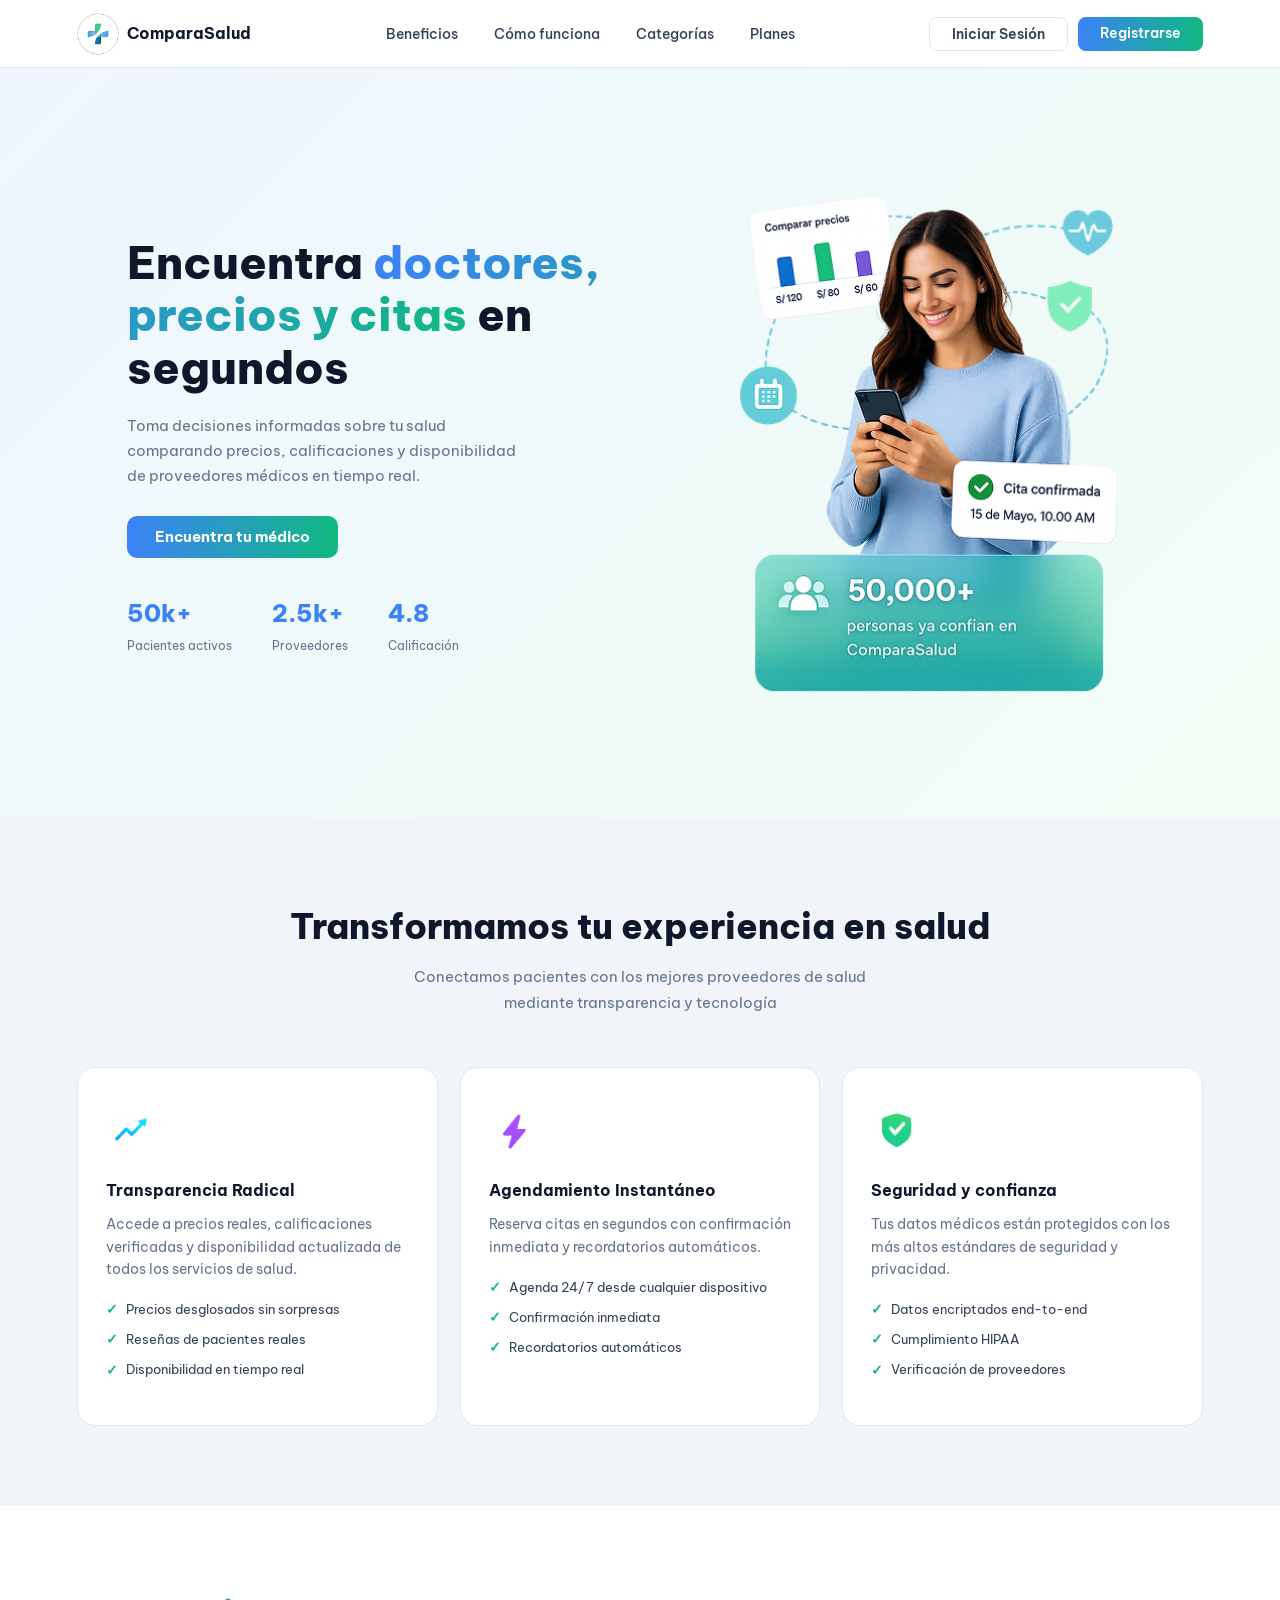
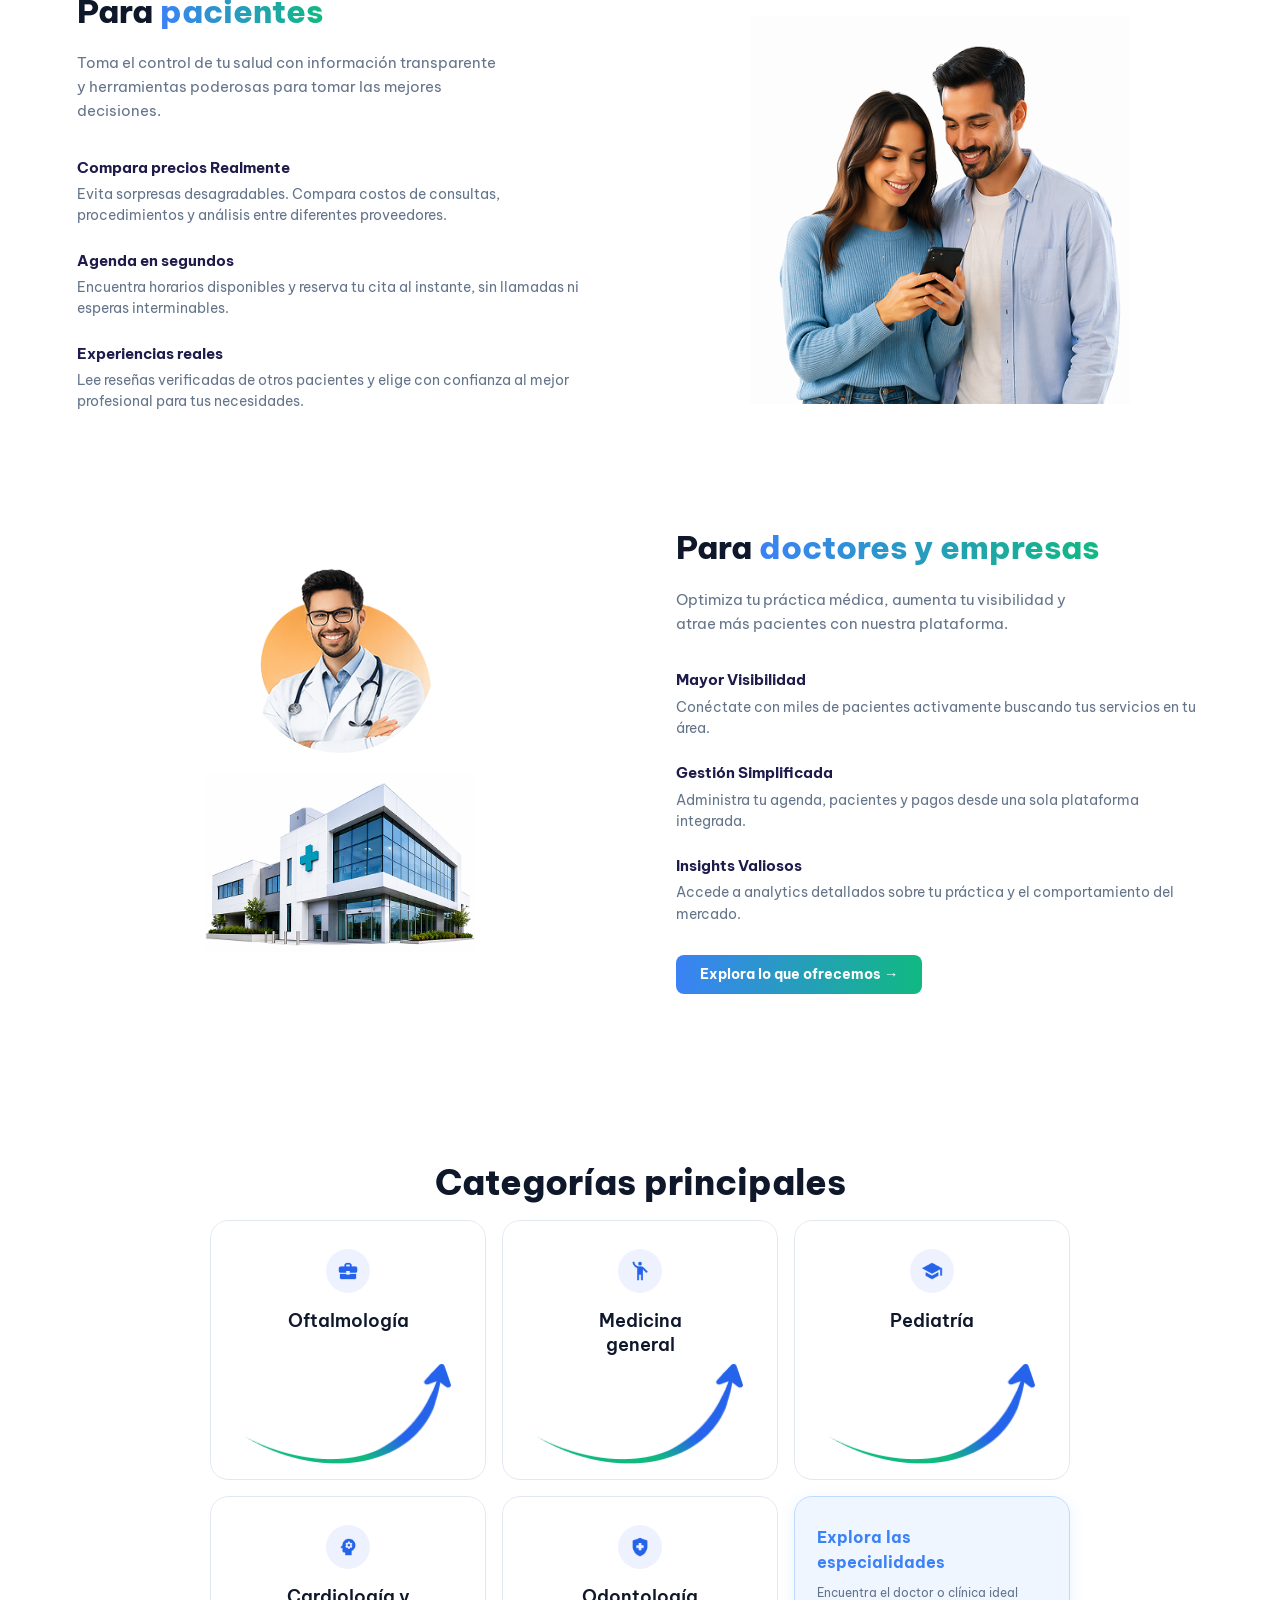
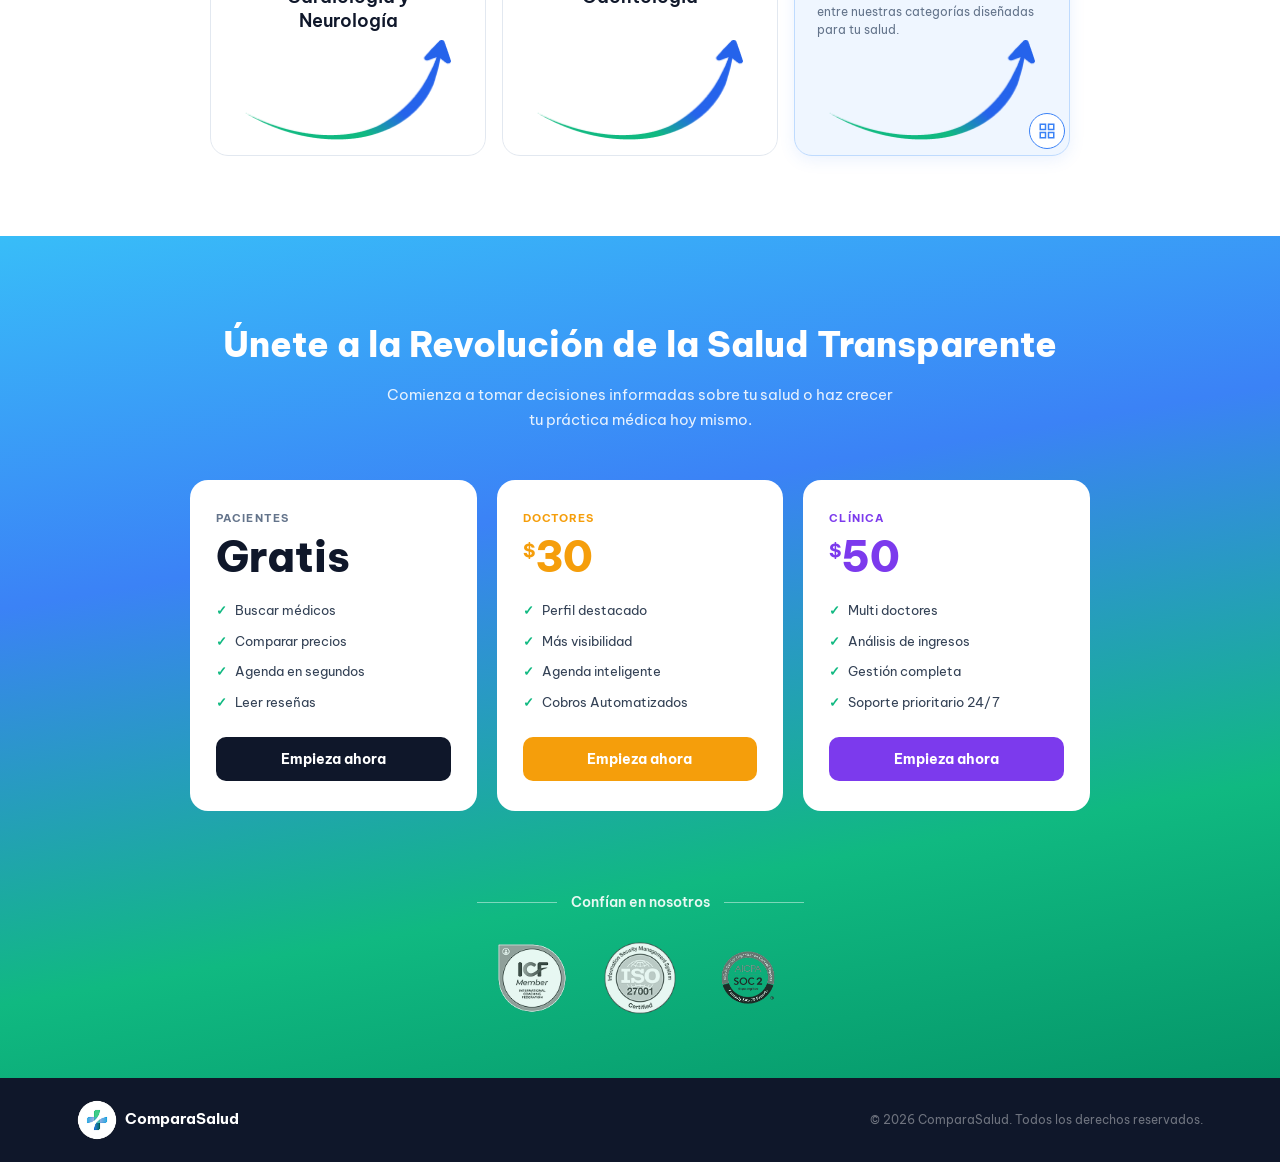
<file: index.html>
<!DOCTYPE html>
<html lang="es">
<head>
  <meta charset="UTF-8" />
  <meta name="viewport" content="width=device-width, initial-scale=1.0"/>
  <title>ComparaSalud – Encuentra doctores, precios y citas en segundos</title>
  <link rel="preconnect" href="https://fonts.googleapis.com">
  <link rel="preconnect" href="https://fonts.gstatic.com" crossorigin>
  <link href="https://fonts.googleapis.com/css2?family=Be+Vietnam+Pro:wght@400;500;600;700;800;900&display=swap" rel="stylesheet">
  <link rel="stylesheet" href="assets/css/variables.css">
  <link rel="stylesheet" href="assets/css/main.css">
  <style>
    /* ══════════════════════════════════════════
       HAMBURGER MENU
    ══════════════════════════════════════════ */
    .hamburger {
      display: none;
      flex-direction: column;
      justify-content: center;
      gap: 5px;
      width: 40px;
      height: 40px;
      cursor: pointer;
      background: none;
      border: none;
      padding: 4px;
      z-index: 200;
    }

    .hamburger span {
      display: block;
      width: 100%;
      height: 2.5px;
      background: var(--text-dark);
      border-radius: 2px;
      transition: all 0.3s ease;
      transform-origin: center;
    }

    /* Animación X */
    .hamburger.open span:nth-child(1) { transform: translateY(7.5px) rotate(45deg); }
    .hamburger.open span:nth-child(2) { opacity: 0; transform: scaleX(0); }
    .hamburger.open span:nth-child(3) { transform: translateY(-7.5px) rotate(-45deg); }

    /* Mobile nav overlay */
    .mobile-nav {
      display: none;
      position: fixed;
      inset: 0;
      background: white;
      z-index: 150;
      flex-direction: column;
      padding: 90px 32px 40px;
      gap: 0;
      overflow-y: auto;
    }

    .mobile-nav.open { display: flex; }

    .mobile-nav a {
      font-size: 1.1rem;
      font-weight: 600;
      color: var(--text-mid);
      text-decoration: none;
      padding: 16px 0;
      border-bottom: 1px solid var(--border);
      transition: color 0.2s;
    }
    .mobile-nav a:hover { color: var(--primary); }

    .mobile-nav-actions {
      display: flex;
      flex-direction: column;
      gap: 12px;
      margin-top: 32px;
    }

    .mobile-nav-actions .btn {
      text-align: center;
      padding: 13px;
      font-size: 0.95rem;
      border-radius: 10px;
    }

    /* ══════════════════════════════════════════
       RESPONSIVE OVERRIDES
    ══════════════════════════════════════════ */
    @media (max-width: 900px) {
      /* Navbar */
      .nav-links { display: none !important; }
      .nav-actions { display: none !important; }
      .hamburger { display: flex; }

      /* Hero */
      .hero {
        flex-direction: column;
        padding: 40px 5% 36px;
        text-align: center;
      }
      .hero-content { max-width: 100%; }
      .hero-content h1 { font-size: clamp(1.8rem, 6vw, 2.4rem); }
      .hero-content p { max-width: 100%; margin: 0 auto 24px; }
      .hero-stats { justify-content: center; gap: 24px; flex-wrap: wrap; }
      .hero-visual { width: 100%; max-width: 320px; margin: 0 auto; padding: 16px 0 40px; }
      .hero-badge.top-right { right: 0; top: 0; font-size: 0.7rem; }
      .hero-badge.bottom-left { left: 0; font-size: 0.7rem; }

      /* Benefits */
      .benefits-grid { grid-template-columns: 1fr; max-width: 480px; margin: 0 auto; }

      /* Audience */
      .audience-row,
      .audience-row.reverse { flex-direction: column; gap: 32px; text-align: center; }
      .audience-text > p { max-width: 100%; }
      .audience-visual img { max-width: 280px; margin: 0 auto; }
      .visual-stack { align-items: center; }
      .visual-stack .doctor-img { width: 140px; height: 140px; }
      .visual-stack .clinic-img { max-width: 200px; }
      .btn--cta-teal { margin: 8px auto 0 !important; }

      /* Categories */
      .cat-grid {
        grid-template-columns: repeat(2, 1fr);
        max-width: 100%;
        grid-auto-rows: 220px;
      }
      .cat-card-flip-inner { height: 220px; }
      .cat-card.explore { height: 220px; }

      /* Pricing */
      .pricing-grid { grid-template-columns: 1fr; max-width: 380px; margin: 0 auto; }

      /* Trust */
      .trust-badges { gap: 20px; }
      .trust-badges img { height: 56px; width: 56px; }

      /* Footer */
      .footer-inner { flex-direction: column; gap: 8px; text-align: center; }
    }

    @media (max-width: 540px) {
      /* Categories 1 col on very small */
      .cat-grid { grid-template-columns: 1fr; grid-auto-rows: 200px; }
      .cat-card-flip-inner { height: 200px; }
      .cat-card.explore { height: 200px; }

      /* Hero stats */
      .hero-stats { gap: 16px; }
      .stat strong { font-size: 1.2rem; }

      /* Section padding */
      .benefits,
      .audience,
      .categories,
      .pricing,
      .trust { padding: 48px 5%; }
    }
  </style>
</head>
<body>

<!-- ── NAVBAR ── -->
<nav class="navbar">
  <a href="index.html" class="nav-logo">
    <img src="assets/icons/logo.png" alt="ComparaSalud" />
    <span>ComparaSalud</span>
  </a>
  <ul class="nav-links">
    <li><a href="#beneficios">Beneficios</a></li>
    <li><a href="#como-funciona">Cómo funciona</a></li>
    <li><a href="#categorias">Categorías</a></li>
    <li><a href="#planes">Planes</a></li>
  </ul>
  <div class="nav-actions">
    <a href="pages/login.html" class="btn btn--outline">Iniciar Sesión</a>
    <a href="pages/registro-1.html" class="btn btn--primary">Registrarse</a>
  </div>

  <!-- Hamburger button -->
  <button class="hamburger" id="hamburger" aria-label="Abrir menú">
    <span></span>
    <span></span>
    <span></span>
  </button>
</nav>

<!-- Mobile nav overlay -->
<div class="mobile-nav" id="mobileNav">
  <a href="#beneficios" onclick="closeMobileNav()">Beneficios</a>
  <a href="#como-funciona" onclick="closeMobileNav()">Cómo funciona</a>
  <a href="#categorias" onclick="closeMobileNav()">Categorías</a>
  <a href="#planes" onclick="closeMobileNav()">Planes</a>
  <div class="mobile-nav-actions">
    <a href="pages/login.html" class="btn btn--outline">Iniciar Sesión</a>
    <a href="pages/registro-paso1.html" class="btn btn--primary">Registrarse</a>
  </div>
</div>


<!-- ════ HERO ════ -->
<div class="hero-wrapper">
  <section class="hero">
    <div class="hero-content">
      <h1>
        Encuentra <span class="highlight">doctores, precios y citas</span> en segundos
      </h1>
      <p>Toma decisiones informadas sobre tu salud comparando precios, calificaciones y disponibilidad de proveedores médicos en tiempo real.</p>
      <a href="pages/busqueda-medicos.html" class="btn btn--cta">Encuentra tu médico</a>
      <div class="hero-stats">
        <div class="stat"><strong>50k+</strong><span>Pacientes activos</span></div>
        <div class="stat"><strong>2.5k+</strong><span>Proveedores</span></div>
        <div class="stat"><strong>4.8</strong><span>Calificación</span></div>
      </div>
    </div>
    <div class="hero-visual">
      <img class="hero-img" src="assets/images/hero-woman.png" alt="Mujer usando Salud" />
    </div>
  </section>
</div>


<!-- ════ BENEFITS ════ -->
<section class="benefits" id="beneficios">
  <h2 class="section-title">Transformamos tu experiencia en salud</h2>
  <p class="section-sub">Conectamos pacientes con los mejores proveedores de salud mediante transparencia y tecnología</p>
  <div class="benefits-grid">
    <div class="benefit-card">
      <div class="benefit-icon blue">
        <img src="assets/icons/icon-up.png" alt="Transparencia" />
      </div>
      <h3>Transparencia Radical</h3>
      <p>Accede a precios reales, calificaciones verificadas y disponibilidad actualizada de todos los servicios de salud.</p>
      <ul class="check-list">
        <li>Precios desglosados sin sorpresas</li>
        <li>Reseñas de pacientes reales</li>
        <li>Disponibilidad en tiempo real</li>
      </ul>
    </div>
    <div class="benefit-card">
      <div class="benefit-icon purple">
        <img src="assets/icons/icon-light.png" alt="Agendamiento" />
      </div>
      <h3>Agendamiento Instantáneo</h3>
      <p>Reserva citas en segundos con confirmación inmediata y recordatorios automáticos.</p>
      <ul class="check-list">
        <li>Agenda 24/7 desde cualquier dispositivo</li>
        <li>Confirmación inmediata</li>
        <li>Recordatorios automáticos</li>
      </ul>
    </div>
    <div class="benefit-card">
      <div class="benefit-icon green">
        <img src="assets/icons/icon-security.png" alt="Seguridad" />
      </div>
      <h3>Seguridad y confianza</h3>
      <p>Tus datos médicos están protegidos con los más altos estándares de seguridad y privacidad.</p>
      <ul class="check-list">
        <li>Datos encriptados end-to-end</li>
        <li>Cumplimiento HIPAA</li>
        <li>Verificación de proveedores</li>
      </ul>
    </div>
  </div>
</section>


<!-- ════ AUDIENCE ════ -->
<section class="audience" id="como-funciona">
  <div class="audience-inner">
    <div class="audience-row">
      <div class="audience-text">
        <h2>Para <span class="green">pacientes</span></h2>
        <p>Toma el control de tu salud con información transparente y herramientas poderosas para tomar las mejores decisiones.</p>
        <div class="feature-item">
          <h4>Compara precios Realmente</h4>
          <p>Evita sorpresas desagradables. Compara costos de consultas, procedimientos y análisis entre diferentes proveedores.</p>
        </div>
        <div class="feature-item">
          <h4>Agenda en segundos</h4>
          <p>Encuentra horarios disponibles y reserva tu cita al instante, sin llamadas ni esperas interminables.</p>
        </div>
        <div class="feature-item">
          <h4>Experiencias reales</h4>
          <p>Lee reseñas verificadas de otros pacientes y elige con confianza al mejor profesional para tus necesidades.</p>
        </div>
      </div>
      <div class="audience-visual">
        <img src="assets/images/patients-couple.png" alt="Pacientes" />
      </div>
    </div>

    <div class="audience-row reverse">
      <div class="audience-text">
        <h2>Para <span class="blue">doctores y empresas</span></h2>
        <p>Optimiza tu práctica médica, aumenta tu visibilidad y atrae más pacientes con nuestra plataforma.</p>
        <div class="feature-item">
          <h4>Mayor Visibilidad</h4>
          <p>Conéctate con miles de pacientes activamente buscando tus servicios en tu área.</p>
        </div>
        <div class="feature-item">
          <h4>Gestión Simplificada</h4>
          <p>Administra tu agenda, pacientes y pagos desde una sola plataforma integrada.</p>
        </div>
        <div class="feature-item">
          <h4>Insights Valiosos</h4>
          <p>Accede a analytics detallados sobre tu práctica y el comportamiento del mercado.</p>
        </div>
        <a href="#planes" class="btn btn--cta-teal" style="margin-top:8px;">Explora lo que ofrecemos →</a>
      </div>
      <div class="audience-visual">
        <div class="visual-stack">
          <img class="doctor-img" src="assets/images/doctor.png" alt="Doctor" />
          <img class="clinic-img" src="assets/images/clinic.png" alt="Clínica" />
        </div>
      </div>
    </div>
  </div>
</section>


<!-- ════ CATEGORIES ════ -->
<section class="categories" id="categorias">
  <h2 class="section-title">Categorías principales</h2>
  <div class="cat-grid">

    <div class="cat-card cat-card-flip">
      <div class="cat-card-flip-inner">
        <div class="cat-card-front">
          <div class="cat-icon-wrap"><img src="assets/icons/oftalmologia.png" alt="Oftalmología" /></div>
          <h3>Oftalmología</h3>
          <div class="cat-arrow-wrap"><img src="assets/icons/vector.png" alt="" class="cat-arrow-img" /></div>
        </div>
        <div class="cat-card-back">
          <h3>Oftalmología</h3>
          <p>Evaluación, diagnóstico y tratamiento de problemas visuales para cuidar y mejorar tu salud ocular.</p>
        </div>
      </div>
    </div>

    <div class="cat-card cat-card-flip">
      <div class="cat-card-flip-inner">
        <div class="cat-card-front">
          <div class="cat-icon-wrap"><img src="assets/icons/medicina.png" alt="Medicina general" /></div>
          <h3>Medicina<br>general</h3>
          <div class="cat-arrow-wrap"><img src="assets/icons/vector.png" alt="" class="cat-arrow-img" /></div>
        </div>
        <div class="cat-card-back">
          <h3>Medicina general</h3>
          <p>Atención médica integral para diagnósticos, chequeos y tratamiento de enfermedades comunes de forma rápida y confiable.</p>
        </div>
      </div>
    </div>

    <div class="cat-card cat-card-flip">
      <div class="cat-card-flip-inner">
        <div class="cat-card-front">
          <div class="cat-icon-wrap"><img src="assets/icons/pediatria.png" alt="Pediatría" /></div>
          <h3>Pediatría</h3>
          <div class="cat-arrow-wrap"><img src="assets/icons/vector.png" alt="" class="cat-arrow-img" /></div>
        </div>
        <div class="cat-card-back">
          <h3>Pediatría</h3>
          <p>Atención médica especializada para niños, enfocada en su desarrollo, bienestar y prevención de enfermedades.</p>
        </div>
      </div>
    </div>

    <div class="cat-card cat-card-flip">
      <div class="cat-card-flip-inner">
        <div class="cat-card-front">
          <div class="cat-icon-wrap"><img src="assets/icons/cardiologia.png" alt="Cardiología y Neurología" /></div>
          <h3>Cardiología y<br>Neurología</h3>
          <div class="cat-arrow-wrap"><img src="assets/icons/vector.png" alt="" class="cat-arrow-img" /></div>
        </div>
        <div class="cat-card-back">
          <h3>Cardiología y Neurología</h3>
          <p>Especialistas en el cuidado del corazón y el sistema nervioso, con atención enfocada en prevención y tratamiento.</p>
        </div>
      </div>
    </div>

    <div class="cat-card cat-card-flip">
      <div class="cat-card-flip-inner">
        <div class="cat-card-front">
          <div class="cat-icon-wrap"><img src="assets/icons/odontologia.png" alt="Odontología" /></div>
          <h3>Odontología</h3>
          <div class="cat-arrow-wrap"><img src="assets/icons/vector.png" alt="" class="cat-arrow-img" /></div>
        </div>
        <div class="cat-card-back">
          <h3>Odontología</h3>
          <p>Servicios dentales completos que incluyen prevención, diagnóstico y tratamientos para mantener una salud bucal óptima.</p>
        </div>
      </div>
    </div>

    <div class="cat-card explore">
      <h3>Explora las<br>especialidades</h3>
      <p>Encuentra el doctor o clínica ideal entre nuestras categorías diseñadas para tu salud.</p>
      <div class="cat-arrow-wrap explore-arrow-wrap">
        <img src="assets/icons/vector.png" alt="" class="cat-arrow-img" />
        <div class="cat-explore-icon">
          <svg width="18" height="18" viewBox="0 0 24 24" fill="none" stroke="currentColor" stroke-width="2">
            <rect x="3" y="3" width="7" height="7"/><rect x="14" y="3" width="7" height="7"/>
            <rect x="14" y="14" width="7" height="7"/><rect x="3" y="14" width="7" height="7"/>
          </svg>
        </div>
      </div>
    </div>

  </div>
</section>


<!-- ════ PRICING + TRUST ════ -->
<div class="pricing-trust-wrapper">

  <section class="pricing" id="planes">
    <h2 class="section-title">Únete a la Revolución de la Salud Transparente</h2>
    <p class="section-sub">Comienza a tomar decisiones informadas sobre tu salud o haz crecer tu práctica médica hoy mismo.</p>
    <div class="pricing-grid">
      <div class="price-card">
        <div class="plan-label">Pacientes</div>
        <div class="price">Gratis</div>
        <ul class="price-features">
          <li>Buscar médicos</li>
          <li>Comparar precios</li>
          <li>Agenda en segundos</li>
          <li>Leer reseñas</li>
        </ul>
        <button class="btn-plan dark">Empieza ahora</button>
      </div>
      <div class="price-card">
        <div class="plan-label" style="color:var(--orange);">Doctores</div>
        <div class="price orange"><sup>$</sup>30</div>
        <ul class="price-features">
          <li>Perfil destacado</li>
          <li>Más visibilidad</li>
          <li>Agenda inteligente</li>
          <li>Cobros Automatizados</li>
        </ul>
        <button class="btn-plan orange">Empieza ahora</button>
      </div>
      <div class="price-card">
        <div class="plan-label" style="color:var(--purple);">Clínica</div>
        <div class="price purple"><sup>$</sup>50</div>
        <ul class="price-features">
          <li>Multi doctores</li>
          <li>Análisis de ingresos</li>
          <li>Gestión completa</li>
          <li>Soporte prioritario 24/7</li>
        </ul>
        <button class="btn-plan purple">Empieza ahora</button>
      </div>
    </div>
  </section>

  <section class="trust">
    <p class="trust-label">Confían en nosotros</p>
    <div class="trust-badges">
      <img src="assets/badges/badge-icf.png"  alt="ICF Member" />
      <img src="assets/badges/badge-iso.png"  alt="ISO 27001"  />
      <img src="assets/badges/badge-soc2.png" alt="SOC 2"      />
    </div>
  </section>

</div>


<!-- ── FOOTER ── -->
<footer class="footer">
  <div class="footer-inner">
    <a href="index.html" class="footer-logo">
      <img src="assets/icons/logo.png" alt="ComparaSalud" />
      <span>ComparaSalud</span>
    </a>
    <p class="footer-copy">© 2026 ComparaSalud. Todos los derechos reservados.</p>
  </div>
</footer>

<script>
  const hamburger = document.getElementById('hamburger');
  const mobileNav = document.getElementById('mobileNav');

  hamburger.addEventListener('click', () => {
    hamburger.classList.toggle('open');
    mobileNav.classList.toggle('open');
    document.body.style.overflow = mobileNav.classList.contains('open') ? 'hidden' : '';
  });

  function closeMobileNav() {
    hamburger.classList.remove('open');
    mobileNav.classList.remove('open');
    document.body.style.overflow = '';
  }

  // Cerrar al hacer click fuera
  mobileNav.addEventListener('click', (e) => {
    if (e.target === mobileNav) closeMobileNav();
  });
</script>

</body>
</html>
</file>
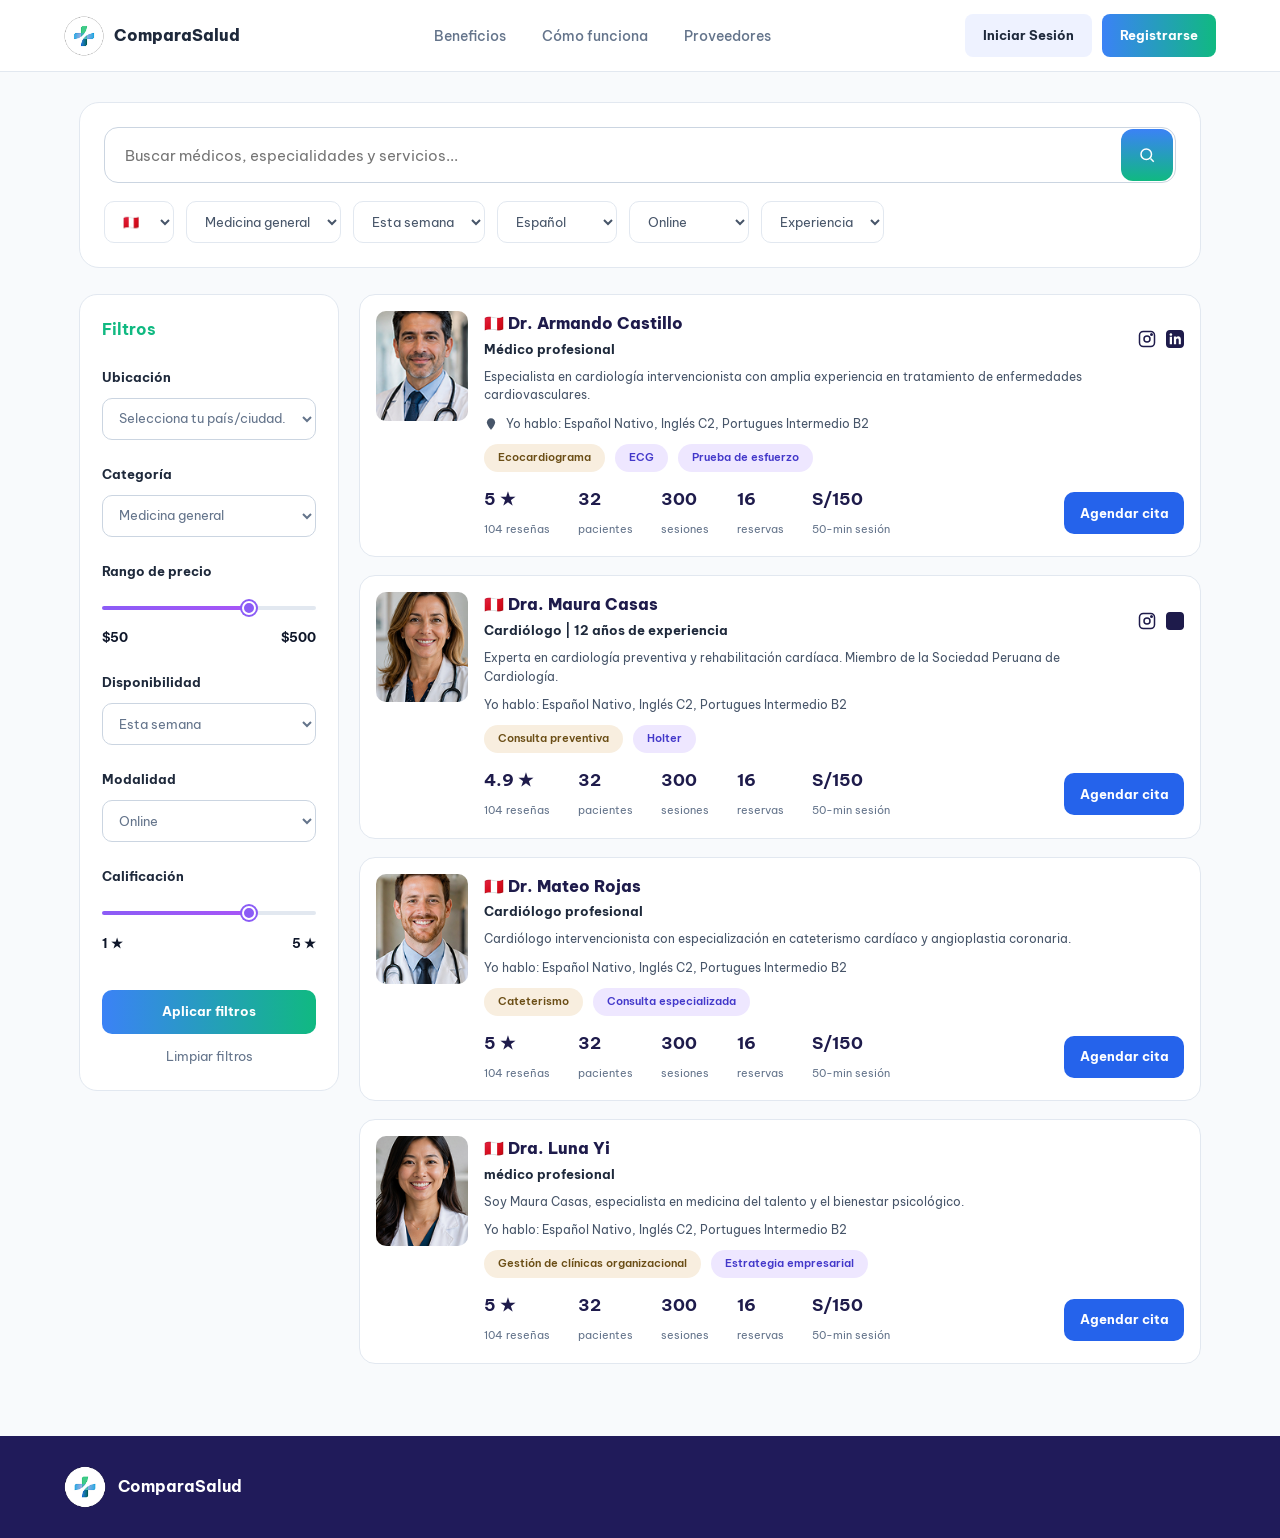
<file: pages/busqueda-medicos.html>
<!DOCTYPE html>
<html lang="es">
<head>
  <meta charset="UTF-8" />
  <meta name="viewport" content="width=device-width, initial-scale=1.0"/>
  <title>Buscar Médicos – ComparaSalud</title>

  <link rel="preconnect" href="https://fonts.googleapis.com">
  <link rel="preconnect" href="https://fonts.gstatic.com" crossorigin>

  <link href="https://fonts.googleapis.com/css2?family=Be+Vietnam+Pro:wght@400;500;600;700;800&display=swap" rel="stylesheet">

  <link rel="stylesheet" href="../assets/css/variables.css">

  <style>

    *{
      margin:0;
      padding:0;
      box-sizing:border-box;
    }

    body{
      font-family:'Be Vietnam Pro',sans-serif;
      background:#F8FAFC;
      color:#0F172A;
    }

    /* NAVBAR */

    .navbar{
      height:72px;
      background:white;
      border-bottom:1px solid #E2E8F0;
      padding:0 5%;
      display:flex;
      align-items:center;
      justify-content:space-between;
    }

    .nav-logo{
      display:flex;
      align-items:center;
      gap:10px;
      text-decoration:none;
    }

    .nav-logo img{
      width:40px;
    }

    .nav-logo span{
      font-weight:800;
      color:#1E293B;
    }

    .nav-links{
      display:flex;
      gap:36px;
      list-style:none;
    }

    .nav-links a{
      text-decoration:none;
      color:#64748B;
      font-size:.9rem;
      font-weight:500;
    }

    .nav-actions{
      display:flex;
      gap:10px;
    }

    .btn{
      padding:11px 18px;
      border-radius:8px;
      font-size:.84rem;
      font-weight:700;
      text-decoration:none;
    }

    .btn-outline{
      background:#EEF2FF;
      color:#1E293B;
    }

    .btn-primary{
      background:linear-gradient(90deg,#3B82F6 0%, #10B981 100%);
      color:white;
    }

    /* MAIN */

    .wrapper{
      max-width:1250px;
      margin:auto;
      padding:30px 5%;
    }

    /* TOP SEARCH */

    .top-search{
      background:white;
      border:1px solid #E2E8F0;
      border-radius:20px;
      padding:24px;
      margin-bottom:26px;
    }

    .search-box{
      height:56px;
      border:1px solid #CBD5E1;
      border-radius:14px;
      overflow:hidden;
      display:flex;
      align-items:center;
      margin-bottom:18px;
    }

    .search-box input{
      flex:1;
      border:none;
      outline:none;
      padding:0 20px;
      font-size:.92rem;
      font-family:'Be Vietnam Pro',sans-serif;
    }

    .search-btn{
      width:52px;
      height:52px;
      margin-right:2px;
      border-radius:12px;
      border:none;
      background:linear-gradient(180deg,#3B82F6 0%, #10B981 100%);
      color:white;
      cursor:pointer;
      display:flex;
      align-items:center;
      justify-content:center;
    }

    .search-btn svg{
      width:18px;
      height:18px;
    }

    .top-filters{
      display:flex;
      gap:12px;
      flex-wrap:wrap;
    }

    .filter-select{
      height:42px;
      border:1px solid #E2E8F0;
      border-radius:10px;
      padding:0 14px;
      background:white;
      font-family:'Be Vietnam Pro',sans-serif;
      font-size:.82rem;
      color:#475569;
      min-width:120px;
    }

    .country-select{
      width:70px;
      min-width:70px;
    }

    /* CONTENT */

    .content{
      display:grid;
      grid-template-columns:260px 1fr;
      gap:20px;
    }

    /* SIDEBAR */

    .sidebar{
      background:white;
      border:1px solid #E2E8F0;
      border-radius:18px;
      padding:22px;
      height:fit-content;
    }

    .sidebar h3{
      color:#10B981;
      font-size:1rem;
      margin-bottom:24px;
    }

    .filter-group{
      margin-bottom:24px;
    }

    .filter-group label{
      display:block;
      margin-bottom:10px;
      font-size:.82rem;
      font-weight:700;
      color:#1E293B;
    }

    .filter-group select{
      width:100%;
      height:42px;
      border:1px solid #CBD5E1;
      border-radius:10px;
      padding:0 12px;
      background:white;
      font-family:'Be Vietnam Pro',sans-serif;
      color:#64748B;
    }

    /* CUSTOM RANGE */

    .range-wrap{
      margin-top:8px;
    }

    .range-value{
      display:flex;
      justify-content:space-between;
      font-size:.82rem;
      font-weight:700;
      margin-top:10px;
    }

    input[type="range"]{
      width:100%;
      appearance:none;
      height:4px;
      border-radius:20px;
      background:linear-gradient(90deg,#8B5CF6 0%, #A855F7 70%, #E2E8F0 70%);
      outline:none;
    }

    input[type="range"]::-webkit-slider-thumb{
      appearance:none;
      width:14px;
      height:14px;
      border-radius:50%;
      background:#8B5CF6;
      border:2px solid white;
      box-shadow:0 0 0 2px #8B5CF6;
      cursor:pointer;
    }

    .apply-btn{
      width:100%;
      height:44px;
      border:none;
      border-radius:10px;
      background:linear-gradient(90deg,#3B82F6 0%, #10B981 100%);
      color:white;
      font-family:'Be Vietnam Pro',sans-serif;
      font-weight:700;
      margin-top:12px;
      cursor:pointer;
    }

    .clear-btn{
      margin-top:14px;
      width:100%;
      background:none;
      border:none;
      color:#64748B;
      font-size:.82rem;
      cursor:pointer;
    }

    /* DOCTORS */

    .doctor-list{
      display:flex;
      flex-direction:column;
      gap:18px;
    }

    .doctor-card{
      background:white;
      border:1px solid #E2E8F0;
      border-radius:16px;
      padding:16px;
      display:flex;
      gap:16px;
      align-items:flex-start;
    }

    .doctor-img{
      width:92px;
      height:110px;
      border-radius:10px;
      object-fit:cover;
      flex-shrink:0;
    }

    .doctor-content{
      flex:1;
    }

    .doctor-header{
      display:flex;
      justify-content:space-between;
      gap:16px;
    }

    .doctor-name{
      font-size:1rem;
      font-weight:800;
      color:#1E1B4B;
      margin-bottom:2px;
    }

    .doctor-role{
      font-size:.82rem;
      font-weight:700;
      margin-bottom:8px;
      color:#1E293B;
    }

    .doctor-description{
      font-size:.73rem;
      line-height:1.6;
      color:#475569;
      max-width:650px;
      margin-bottom:10px;
    }

    .doctor-location{
      display:flex;
      align-items:center;
      gap:8px;
      font-size:.74rem;
      color:#475569;
      margin-bottom:10px;
    }

    .doctor-location svg{
      width:14px;
      height:14px;
    }

    .doctor-tags{
      display:flex;
      gap:10px;
      margin-bottom:14px;
      flex-wrap:wrap;
    }

    .tag{
      padding:5px 14px;
      border-radius:999px;
      font-size:.7rem;
      font-weight:600;
      color:#4338CA;
      background:#EEE7FF;
    }

    .tag.beige{
      background:#F8EEDF;
      color:#6B4E16;
    }

    .doctor-bottom{
      display:flex;
      justify-content:space-between;
      align-items:center;
      gap:16px;
    }

    .doctor-stats{
      display:flex;
      gap:28px;
    }

    .stat strong{
      display:block;
      font-size:1.05rem;
      color:#1E1B4B;
      margin-bottom:2px;
    }

    .stat span{
      font-size:.7rem;
      color:#64748B;
    }

    .appointment-btn{
      width:120px;
      height:42px;
      border:none;
      border-radius:10px;
      background:#2563EB;
      color:white;
      font-weight:700;
      font-family:'Be Vietnam Pro',sans-serif;
      cursor:pointer;
      flex-shrink:0;
    }

    .doctor-icons{
      display:flex;
      gap:10px;
      align-items:center;
    }

    .doctor-icons svg{
      width:18px;
      height:18px;
      color:#1E1B4B;
    }

    /* FOOTER */

    .footer{
      margin-top:42px;
      background:#201B5A;
      padding:30px 5%;
    }

    .footer-content{
      max-width:1250px;
      margin:auto;
      display:flex;
      align-items:center;
      gap:12px;
      color:white;
      font-weight:700;
    }

    .footer-content img{
      width:42px;
    }

    /* RESPONSIVE */

    @media(max-width:1000px){

      .content{
        grid-template-columns:1fr;
      }

      .doctor-bottom{
        flex-direction:column;
        align-items:flex-start;
      }

      .appointment-btn{
        width:100%;
      }
    }

    @media(max-width:768px){

      .nav-links{
        display:none;
      }

      .doctor-card{
        flex-direction:column;
      }

      .doctor-stats{
        flex-wrap:wrap;
        gap:18px;
      }

      .top-filters{
        overflow:auto;
      }
    }

  </style>
</head>
<body>

  <!-- NAVBAR -->

  <nav class="navbar">

    <a href="../index.html" class="nav-logo">
      <img src="../assets/icons/logo.png">
      <span>ComparaSalud</span>
    </a>

    <ul class="nav-links">
      <li><a href="#">Beneficios</a></li>
      <li><a href="#">Cómo funciona</a></li>
      <li><a href="#">Proveedores</a></li>
    </ul>

    <div class="nav-actions">
      <a href="login.html" class="btn btn-outline">Iniciar Sesión</a>
      <a href="registro-1.html" class="btn btn-primary">Registrarse</a>
    </div>

  </nav>

  <!-- MAIN -->

  <div class="wrapper">

    <!-- SEARCH -->

    <div class="top-search">

      <div class="search-box">

        <input type="text" placeholder="Buscar médicos, especialidades y servicios...">

        <button class="search-btn">

          <svg fill="none" stroke="currentColor" stroke-width="2" viewBox="0 0 24 24">
            <circle cx="11" cy="11" r="7"></circle>
            <path d="m21 21-4.3-4.3"></path>
          </svg>

        </button>

      </div>

      <div class="top-filters">

        <select class="filter-select country-select">
          <option>🇵🇪</option>
        </select>

        <select class="filter-select">
          <option>Medicina general</option>
        </select>

        <select class="filter-select">
          <option>Esta semana</option>
        </select>

        <select class="filter-select">
          <option>Español</option>
        </select>

        <select class="filter-select">
          <option>Online</option>
        </select>

        <select class="filter-select">
          <option>Experiencia</option>
        </select>

      </div>

    </div>

    <!-- CONTENT -->

    <div class="content">

      <!-- SIDEBAR -->

      <aside class="sidebar">

        <h3>Filtros</h3>

        <div class="filter-group">
          <label>Ubicación</label>

          <select>
            <option>Selecciona tu país/ciudad...</option>
          </select>
        </div>

        <div class="filter-group">
          <label>Categoría</label>

          <select>
            <option>Medicina general</option>
          </select>
        </div>

        <div class="filter-group">

          <label>Rango de precio</label>

          <div class="range-wrap">

            <input type="range" value="70">

            <div class="range-value">
              <span>$50</span>
              <span>$500</span>
            </div>

          </div>

        </div>

        <div class="filter-group">

          <label>Disponibilidad</label>

          <select>
            <option>Esta semana</option>
          </select>

        </div>

        <div class="filter-group">

          <label>Modalidad</label>

          <select>
            <option>Online</option>
          </select>

        </div>

        <div class="filter-group">

          <label>Calificación</label>

          <div class="range-wrap">

            <input type="range" value="70">

            <div class="range-value">
              <span>1 ★</span>
              <span>5 ★</span>
            </div>

          </div>

        </div>

        <button class="apply-btn">
          Aplicar filtros
        </button>

        <button class="clear-btn">
          Limpiar filtros
        </button>

      </aside>

      <!-- DOCTORS -->

      <section class="doctor-list">

        <!-- CARD -->

        <div class="doctor-card">

          <img src="../assets/images/doctor-card-1.png" class="doctor-img">

          <div class="doctor-content">

            <div class="doctor-header">

              <div>

                <div class="doctor-name">
                  🇵🇪 Dr. Armando Castillo
                </div>

                <div class="doctor-role">
                  Médico profesional
                </div>

              </div>

              <div class="doctor-icons">

                <svg fill="none" stroke="currentColor" stroke-width="2" viewBox="0 0 24 24">
                  <rect x="2" y="2" width="20" height="20" rx="5"></rect>
                  <circle cx="12" cy="12" r="4"></circle>
                  <circle cx="18" cy="6" r="1"></circle>
                </svg>

                <svg fill="currentColor" viewBox="0 0 24 24">
                  <path d="M19 0h-14c-2.8 0-5 2.2-5 5v14c0 2.8 2.2 5 5 5h14c2.8 0 5-2.2 5-5v-14c0-2.8-2.2-5-5-5zm-11 19h-3v-10h3v10zm-1.5-11.2c-1 0-1.8-.8-1.8-1.8s.8-1.8 1.8-1.8 1.8.8 1.8 1.8-.8 1.8-1.8 1.8zm13.5 11.2h-3v-5.6c0-1.3-.5-2.2-1.7-2.2-.9 0-1.4.6-1.7 1.2-.1.2-.1.5-.1.8v5.8h-3s0-9.4 0-10.4h3v1.5c.4-.7 1.1-1.7 2.8-1.7 2 0 3.5 1.3 3.5 4.2v6.4z"/>
                </svg>

              </div>

            </div>

            <div class="doctor-description">
              Especialista en cardiología intervencionista con amplia experiencia en tratamiento de enfermedades cardiovasculares.
            </div>

            <div class="doctor-location">

              <svg fill="currentColor" viewBox="0 0 24 24">
                <path d="M12 2C8.1 2 5 5.1 5 9c0 5.3 7 13 7 13s7-7.7 7-13c0-3.9-3.1-7-7-7z"/>
              </svg>

              Yo hablo: Español Nativo, Inglés C2, Portugues Intermedio B2

            </div>

            <div class="doctor-tags">

              <div class="tag beige">
                Ecocardiograma
              </div>

              <div class="tag">
                ECG
              </div>

              <div class="tag">
                Prueba de esfuerzo
              </div>

            </div>

            <div class="doctor-bottom">

              <div class="doctor-stats">

                <div class="stat">
                  <strong>5 ★</strong>
                  <span>104 reseñas</span>
                </div>

                <div class="stat">
                  <strong>32</strong>
                  <span>pacientes</span>
                </div>

                <div class="stat">
                  <strong>300</strong>
                  <span>sesiones</span>
                </div>

                <div class="stat">
                  <strong>16</strong>
                  <span>reservas</span>
                </div>

                <div class="stat">
                  <strong>S/150</strong>
                  <span>50-min sesión</span>
                </div>

              </div>

              <button class="appointment-btn">
                Agendar cita
              </button>

            </div>

          </div>

        </div>

        <!-- CARD 2 -->

        <div class="doctor-card">

          <img src="../assets/images/doctor-card-2.png" class="doctor-img">

          <div class="doctor-content">

            <div class="doctor-header">

              <div>

                <div class="doctor-name">
                  🇵🇪 Dra. Maura Casas
                </div>

                <div class="doctor-role">
                  Cardiólogo | 12 años de experiencia
                </div>

              </div>

              <div class="doctor-icons">

                <svg fill="none" stroke="currentColor" stroke-width="2" viewBox="0 0 24 24">
                  <rect x="2" y="2" width="20" height="20" rx="5"></rect>
                  <circle cx="12" cy="12" r="4"></circle>
                  <circle cx="18" cy="6" r="1"></circle>
                </svg>

                <svg fill="currentColor" viewBox="0 0 24 24">
                  <path d="M19 0h-14c-2.8 0-5 2.2-5 5v14c0 2.8 2.2 5 5 5h14c2.8 0 5-2.2 5-5v-14c0-2.8-2.2-5-5-5z"/>
                </svg>

              </div>

            </div>

            <div class="doctor-description">
              Experta en cardiología preventiva y rehabilitación cardíaca. Miembro de la Sociedad Peruana de Cardiología.
            </div>

            <div class="doctor-location">
              Yo hablo: Español Nativo, Inglés C2, Portugues Intermedio B2
            </div>

            <div class="doctor-tags">

              <div class="tag beige">
                Consulta preventiva
              </div>

              <div class="tag">
                Holter
              </div>

            </div>

            <div class="doctor-bottom">

              <div class="doctor-stats">

                <div class="stat">
                  <strong>4.9 ★</strong>
                  <span>104 reseñas</span>
                </div>

                <div class="stat">
                  <strong>32</strong>
                  <span>pacientes</span>
                </div>

                <div class="stat">
                  <strong>300</strong>
                  <span>sesiones</span>
                </div>

                <div class="stat">
                  <strong>16</strong>
                  <span>reservas</span>
                </div>

                <div class="stat">
                  <strong>S/150</strong>
                  <span>50-min sesión</span>
                </div>

              </div>

              <button class="appointment-btn">
                Agendar cita
              </button>

            </div>

          </div>

        </div>

        <!-- CARD 3 -->

        <div class="doctor-card">

          <img src="../assets/images/doctor-card-3.png" class="doctor-img">

          <div class="doctor-content">

            <div class="doctor-header">

              <div>

                <div class="doctor-name">
                  🇵🇪 Dr. Mateo Rojas
                </div>

                <div class="doctor-role">
                  Cardiólogo profesional
                </div>

              </div>

            </div>

            <div class="doctor-description">
              Cardiólogo intervencionista con especialización en cateterismo cardíaco y angioplastia coronaria.
            </div>

            <div class="doctor-location">
              Yo hablo: Español Nativo, Inglés C2, Portugues Intermedio B2
            </div>

            <div class="doctor-tags">

              <div class="tag beige">
                Cateterismo
              </div>

              <div class="tag">
                Consulta especializada
              </div>

            </div>

            <div class="doctor-bottom">

              <div class="doctor-stats">

                <div class="stat">
                  <strong>5 ★</strong>
                  <span>104 reseñas</span>
                </div>

                <div class="stat">
                  <strong>32</strong>
                  <span>pacientes</span>
                </div>

                <div class="stat">
                  <strong>300</strong>
                  <span>sesiones</span>
                </div>

                <div class="stat">
                  <strong>16</strong>
                  <span>reservas</span>
                </div>

                <div class="stat">
                  <strong>S/150</strong>
                  <span>50-min sesión</span>
                </div>

              </div>

              <button class="appointment-btn">
                Agendar cita
              </button>

            </div>

          </div>

        </div>

        <!-- CARD 4 -->

        <div class="doctor-card">

          <img src="../assets/images/doctor-card-4.png" class="doctor-img">

          <div class="doctor-content">

            <div class="doctor-header">

              <div>

                <div class="doctor-name">
                  🇵🇪 Dra. Luna Yi
                </div>

                <div class="doctor-role">
                  médico profesional
                </div>

              </div>

            </div>

            <div class="doctor-description">
              Soy Maura Casas, especialista en medicina del talento y el bienestar psicológico.
            </div>

            <div class="doctor-location">
              Yo hablo: Español Nativo, Inglés C2, Portugues Intermedio B2
            </div>

            <div class="doctor-tags">

              <div class="tag beige">
                Gestión de clínicas organizacional
              </div>

              <div class="tag">
                Estrategia empresarial
              </div>

            </div>

            <div class="doctor-bottom">

              <div class="doctor-stats">

                <div class="stat">
                  <strong>5 ★</strong>
                  <span>104 reseñas</span>
                </div>

                <div class="stat">
                  <strong>32</strong>
                  <span>pacientes</span>
                </div>

                <div class="stat">
                  <strong>300</strong>
                  <span>sesiones</span>
                </div>

                <div class="stat">
                  <strong>16</strong>
                  <span>reservas</span>
                </div>

                <div class="stat">
                  <strong>S/150</strong>
                  <span>50-min sesión</span>
                </div>

              </div>

              <button class="appointment-btn">
                Agendar cita
              </button>

            </div>

          </div>

        </div>

      </section>

    </div>

  </div>

  <!-- FOOTER -->

  <footer class="footer">

    <div class="footer-content">

      <img src="../assets/icons/logo.png">

      <span>ComparaSalud</span>

    </div>

  </footer>

</body>
</html>
</file>
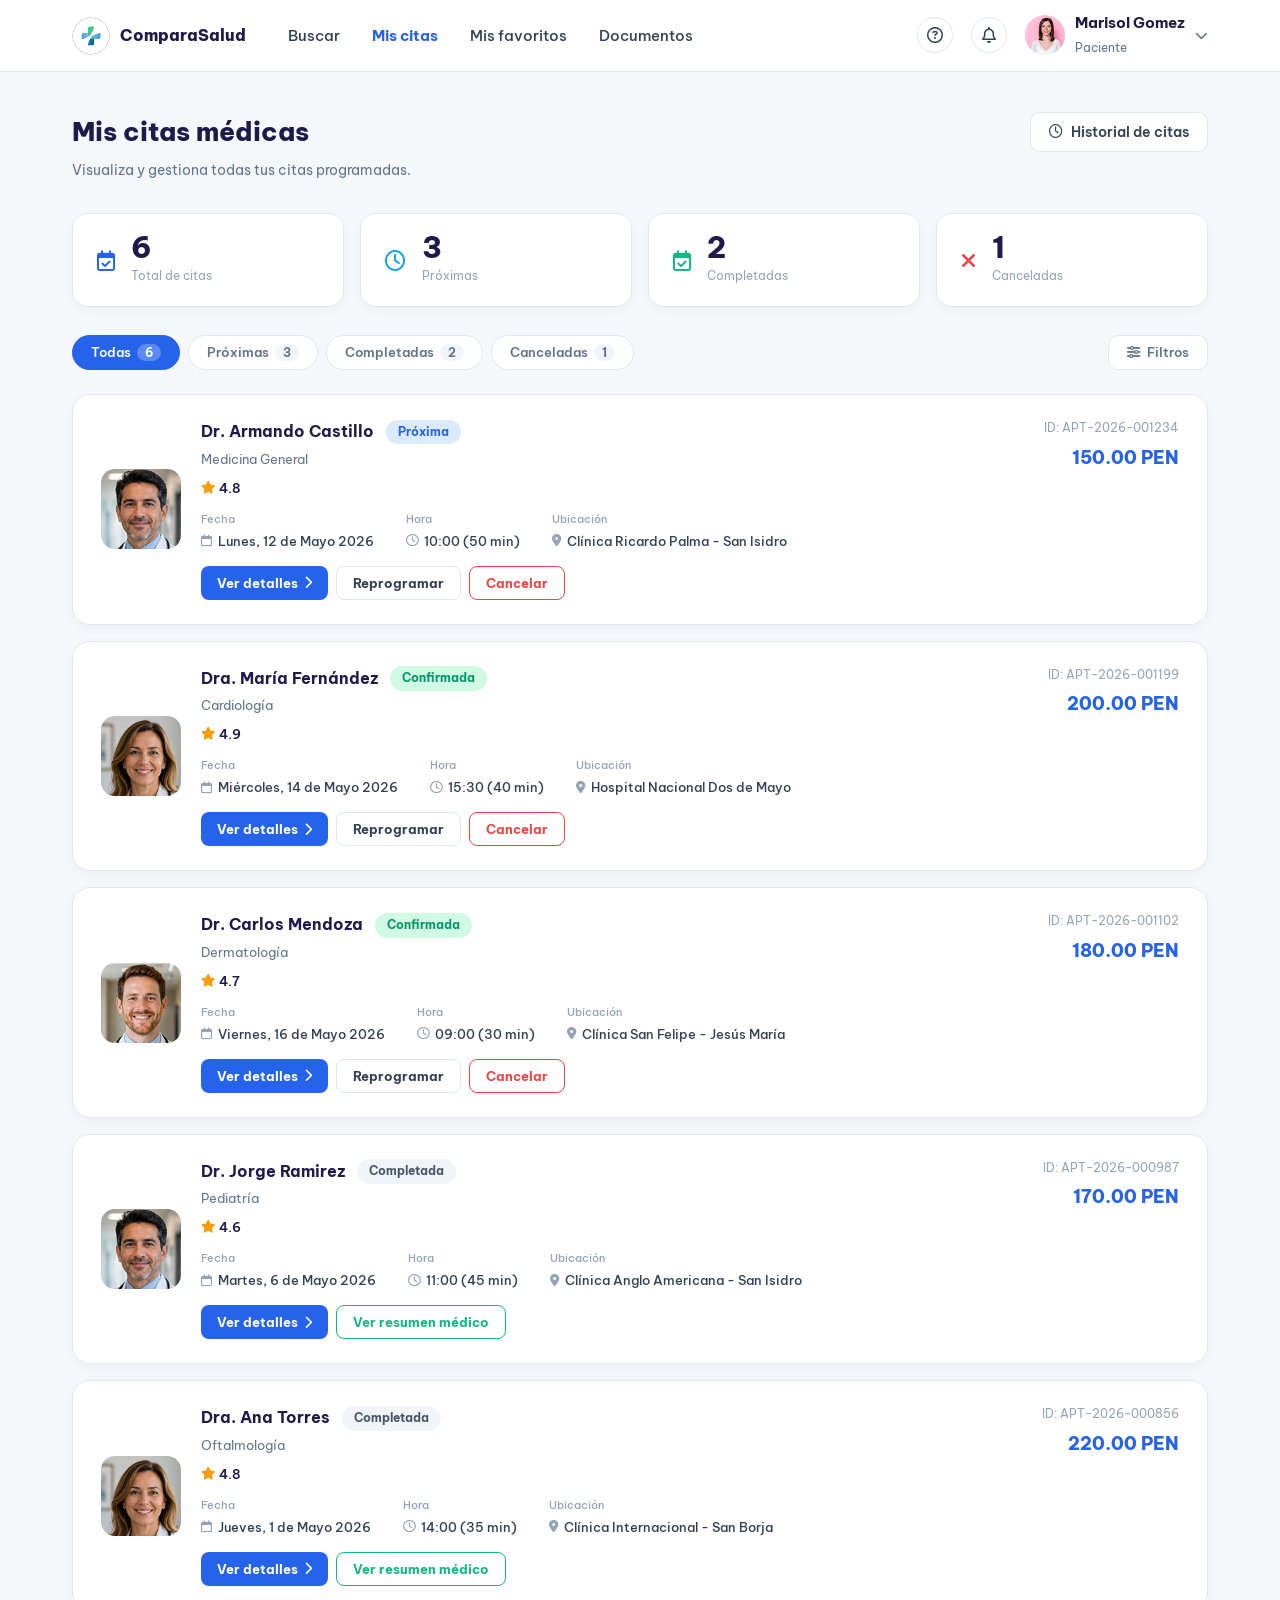
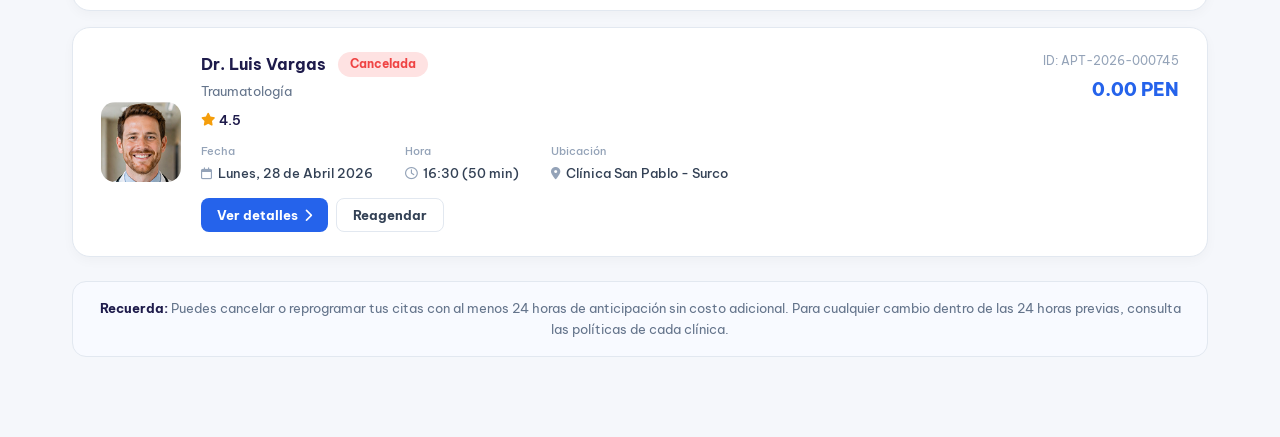
<file: pages/citas.html>
<!DOCTYPE html>
<html lang="es">
<head>
  <meta charset="UTF-8" />
  <meta name="viewport" content="width=device-width, initial-scale=1.0"/>
  <title>Mis Citas – ComparaSalud</title>
  <link rel="preconnect" href="https://fonts.googleapis.com">
  <link rel="preconnect" href="https://fonts.gstatic.com" crossorigin>
  <link href="https://fonts.googleapis.com/css2?family=Be+Vietnam+Pro:wght@400;500;600;700;800&display=swap" rel="stylesheet">
  <link rel="stylesheet" href="https://cdnjs.cloudflare.com/ajax/libs/font-awesome/6.5.1/css/all.min.css"/>
  <link rel="stylesheet" href="../assets/css/variables.css">
  <link rel="stylesheet" href="../assets/css/dashboard.css">
  <link rel="stylesheet" href="../assets/css/citas.css">
</head>

<body>
<div class="container">

  <!-- NAVBAR -->
  <nav class="dashboard-navbar">
    <div class="dashboard-left">
      <a href="../index.html" class="dashboard-logo">
        <img src="../assets/icons/logo.png" alt="">
        <span>ComparaSalud</span>
      </a>
      <div class="dashboard-menu">
        <a href="dashboard.html">Buscar</a>
        <a href="citas.html" style="color:#2563EB; font-weight:700;">Mis citas</a>
        <a href="#">Mis favoritos</a>
        <a href="#">Documentos</a>
      </div>
    </div>

    <div class="dashboard-right">
      <div class="nav-circle">
        <i class="fa-regular fa-circle-question"></i>
      </div>
      <div class="nav-circle">
        <i class="fa-regular fa-bell"></i>
      </div>
      <div class="profile-wrapper" id="profileWrapper">
        <div class="profile-box" id="profileToggle">
          <img src="../assets/images/profile-user.png" alt="">
          <div class="profile-info">
            <strong>Marisol Gomez</strong>
            <span>Paciente</span>
          </div>
          <div class="profile-arrow">
            <i class="fa-solid fa-chevron-down"></i>
          </div>
        </div>
        <div class="profile-dropdown">
          <a href="perfil.html">
            <i class="fa-regular fa-user"></i>
            Mi perfil
          </a>
          <a href="#">
            <i class="fa-solid fa-gear"></i>
            Configuración
          </a>
          <a href="../index.html">
            <i class="fa-solid fa-arrow-right-from-bracket"></i>
            Cerrar sesión
          </a>
        </div>
      </div>
    </div>
  </nav>

  <!-- CITAS PAGE -->
  <div class="citas-page">

    <!-- PAGE HEADER -->
    <div class="citas-page-header">
      <div>
        <h1>Mis citas médicas</h1>
        <p>Visualiza y gestiona todas tus citas programadas.</p>
      </div>
      <button class="btn-historial">
        <i class="fa-regular fa-clock"></i>
        Historial de citas
      </button>
    </div>

    <!-- STATS -->
    <div class="citas-stats">

      <div class="citas-stat-card">
        <div class="citas-stat-icon blue">
          <i class="fa-regular fa-calendar-check"></i>
        </div>
        <div>
          <div class="citas-stat-number">6</div>
          <div class="citas-stat-label">Total de citas</div>
        </div>
      </div>

      <div class="citas-stat-card">
        <div class="citas-stat-icon teal">
          <i class="fa-regular fa-clock"></i>
        </div>
        <div>
          <div class="citas-stat-number">3</div>
          <div class="citas-stat-label">Próximas</div>
        </div>
      </div>

      <div class="citas-stat-card">
        <div class="citas-stat-icon green">
          <i class="fa-regular fa-calendar-check"></i>
        </div>
        <div>
          <div class="citas-stat-number">2</div>
          <div class="citas-stat-label">Completadas</div>
        </div>
      </div>

      <div class="citas-stat-card">
        <div class="citas-stat-icon red">
          <i class="fa-solid fa-xmark"></i>
        </div>
        <div>
          <div class="citas-stat-number">1</div>
          <div class="citas-stat-label">Canceladas</div>
        </div>
      </div>

    </div>

    <!-- FILTER TABS -->
    <div class="citas-filter-row">
      <div class="citas-tabs">
        <button class="tab-btn active">
          Todas <span class="tab-count">6</span>
        </button>
        <button class="tab-btn">
          Próximas <span class="tab-count">3</span>
        </button>
        <button class="tab-btn">
          Completadas <span class="tab-count">2</span>
        </button>
        <button class="tab-btn">
          Canceladas <span class="tab-count">1</span>
        </button>
      </div>
      <button class="btn-filtros">
        <i class="fa-solid fa-sliders"></i>
        Filtros
      </button>
    </div>

    <!-- CITAS LIST -->
    <div class="citas-list">

      <!-- Cita 1 — Próxima -->
      <div class="cita-list-card">
        <img class="cita-doctor-img" src="../assets/images/doctor-card-1.png" alt="Dr. Armando Castillo">
        <div class="cita-list-content">
          <div class="cita-list-top">
            <h3>Dr. Armando Castillo</h3>
            <span class="badge badge-proxima">Próxima</span>
          </div>
          <p class="cita-especialidad">Medicina General</p>
          <div class="cita-rating">
            <i class="fa-solid fa-star"></i>
            4.8
          </div>
          <div class="cita-list-meta">
            <div class="cita-meta-item">
              <span class="meta-label">Fecha</span>
              <span class="meta-value">
                <i class="fa-regular fa-calendar"></i>
                Lunes, 12 de Mayo 2026
              </span>
            </div>
            <div class="cita-meta-item">
              <span class="meta-label">Hora</span>
              <span class="meta-value">
                <i class="fa-regular fa-clock"></i>
                10:00 (50 min)
              </span>
            </div>
            <div class="cita-meta-item">
              <span class="meta-label">Ubicación</span>
              <span class="meta-value">
                <i class="fa-solid fa-location-dot"></i>
                Clínica Ricardo Palma - San Isidro
              </span>
            </div>
          </div>
          <div class="cita-list-actions">
            <button class="btn-ver-detalles">
              Ver detalles <i class="fa-solid fa-chevron-right"></i>
            </button>
            <button class="btn-reprogramar">Reprogramar</button>
            <button class="btn-cancelar">Cancelar</button>
          </div>
        </div>
        <div class="cita-list-right">
          <span class="cita-id">ID: APT-2026-001234</span>
          <span class="cita-price">150.00 PEN</span>
        </div>
      </div>

      <!-- Cita 2 — Confirmada -->
      <div class="cita-list-card">
        <img class="cita-doctor-img" src="../assets/images/doctor-card-2.png" alt="Dra. María Fernández">
        <div class="cita-list-content">
          <div class="cita-list-top">
            <h3>Dra. María Fernández</h3>
            <span class="badge badge-confirmada">Confirmada</span>
          </div>
          <p class="cita-especialidad">Cardiología</p>
          <div class="cita-rating">
            <i class="fa-solid fa-star"></i>
            4.9
          </div>
          <div class="cita-list-meta">
            <div class="cita-meta-item">
              <span class="meta-label">Fecha</span>
              <span class="meta-value">
                <i class="fa-regular fa-calendar"></i>
                Miércoles, 14 de Mayo 2026
              </span>
            </div>
            <div class="cita-meta-item">
              <span class="meta-label">Hora</span>
              <span class="meta-value">
                <i class="fa-regular fa-clock"></i>
                15:30 (40 min)
              </span>
            </div>
            <div class="cita-meta-item">
              <span class="meta-label">Ubicación</span>
              <span class="meta-value">
                <i class="fa-solid fa-location-dot"></i>
                Hospital Nacional Dos de Mayo
              </span>
            </div>
          </div>
          <div class="cita-list-actions">
            <button class="btn-ver-detalles">
              Ver detalles <i class="fa-solid fa-chevron-right"></i>
            </button>
            <button class="btn-reprogramar">Reprogramar</button>
            <button class="btn-cancelar">Cancelar</button>
          </div>
        </div>
        <div class="cita-list-right">
          <span class="cita-id">ID: APT-2026-001199</span>
          <span class="cita-price">200.00 PEN</span>
        </div>
      </div>

      <!-- Cita 3 — Confirmada -->
      <div class="cita-list-card">
        <img class="cita-doctor-img" src="../assets/images/doctor-card-3.png" alt="Dr. Carlos Mendoza">
        <div class="cita-list-content">
          <div class="cita-list-top">
            <h3>Dr. Carlos Mendoza</h3>
            <span class="badge badge-confirmada">Confirmada</span>
          </div>
          <p class="cita-especialidad">Dermatología</p>
          <div class="cita-rating">
            <i class="fa-solid fa-star"></i>
            4.7
          </div>
          <div class="cita-list-meta">
            <div class="cita-meta-item">
              <span class="meta-label">Fecha</span>
              <span class="meta-value">
                <i class="fa-regular fa-calendar"></i>
                Viernes, 16 de Mayo 2026
              </span>
            </div>
            <div class="cita-meta-item">
              <span class="meta-label">Hora</span>
              <span class="meta-value">
                <i class="fa-regular fa-clock"></i>
                09:00 (30 min)
              </span>
            </div>
            <div class="cita-meta-item">
              <span class="meta-label">Ubicación</span>
              <span class="meta-value">
                <i class="fa-solid fa-location-dot"></i>
                Clínica San Felipe - Jesús María
              </span>
            </div>
          </div>
          <div class="cita-list-actions">
            <button class="btn-ver-detalles">
              Ver detalles <i class="fa-solid fa-chevron-right"></i>
            </button>
            <button class="btn-reprogramar">Reprogramar</button>
            <button class="btn-cancelar">Cancelar</button>
          </div>
        </div>
        <div class="cita-list-right">
          <span class="cita-id">ID: APT-2026-001102</span>
          <span class="cita-price">180.00 PEN</span>
        </div>
      </div>

      <!-- Cita 4 — Completada -->
      <div class="cita-list-card">
        <img class="cita-doctor-img" src="../assets/images/doctor-card-1.png" alt="Dr. Jorge Ramirez">
        <div class="cita-list-content">
          <div class="cita-list-top">
            <h3>Dr. Jorge Ramirez</h3>
            <span class="badge badge-completada">Completada</span>
          </div>
          <p class="cita-especialidad">Pediatría</p>
          <div class="cita-rating">
            <i class="fa-solid fa-star"></i>
            4.6
          </div>
          <div class="cita-list-meta">
            <div class="cita-meta-item">
              <span class="meta-label">Fecha</span>
              <span class="meta-value">
                <i class="fa-regular fa-calendar"></i>
                Martes, 6 de Mayo 2026
              </span>
            </div>
            <div class="cita-meta-item">
              <span class="meta-label">Hora</span>
              <span class="meta-value">
                <i class="fa-regular fa-clock"></i>
                11:00 (45 min)
              </span>
            </div>
            <div class="cita-meta-item">
              <span class="meta-label">Ubicación</span>
              <span class="meta-value">
                <i class="fa-solid fa-location-dot"></i>
                Clínica Anglo Americana - San Isidro
              </span>
            </div>
          </div>
          <div class="cita-list-actions">
            <button class="btn-ver-detalles">
              Ver detalles <i class="fa-solid fa-chevron-right"></i>
            </button>
            <button class="btn-ver-resumen">Ver resumen médico</button>
          </div>
        </div>
        <div class="cita-list-right">
          <span class="cita-id">ID: APT-2026-000987</span>
          <span class="cita-price">170.00 PEN</span>
        </div>
      </div>

      <!-- Cita 5 — Completada -->
      <div class="cita-list-card">
        <img class="cita-doctor-img" src="../assets/images/doctor-card-2.png" alt="Dra. Ana Torres">
        <div class="cita-list-content">
          <div class="cita-list-top">
            <h3>Dra. Ana Torres</h3>
            <span class="badge badge-completada">Completada</span>
          </div>
          <p class="cita-especialidad">Oftalmología</p>
          <div class="cita-rating">
            <i class="fa-solid fa-star"></i>
            4.8
          </div>
          <div class="cita-list-meta">
            <div class="cita-meta-item">
              <span class="meta-label">Fecha</span>
              <span class="meta-value">
                <i class="fa-regular fa-calendar"></i>
                Jueves, 1 de Mayo 2026
              </span>
            </div>
            <div class="cita-meta-item">
              <span class="meta-label">Hora</span>
              <span class="meta-value">
                <i class="fa-regular fa-clock"></i>
                14:00 (35 min)
              </span>
            </div>
            <div class="cita-meta-item">
              <span class="meta-label">Ubicación</span>
              <span class="meta-value">
                <i class="fa-solid fa-location-dot"></i>
                Clínica Internacional - San Borja
              </span>
            </div>
          </div>
          <div class="cita-list-actions">
            <button class="btn-ver-detalles">
              Ver detalles <i class="fa-solid fa-chevron-right"></i>
            </button>
            <button class="btn-ver-resumen">Ver resumen médico</button>
          </div>
        </div>
        <div class="cita-list-right">
          <span class="cita-id">ID: APT-2026-000856</span>
          <span class="cita-price">220.00 PEN</span>
        </div>
      </div>

      <!-- Cita 6 — Cancelada -->
      <div class="cita-list-card">
        <img class="cita-doctor-img" src="../assets/images/doctor-card-3.png" alt="Dr. Luis Vargas">
        <div class="cita-list-content">
          <div class="cita-list-top">
            <h3>Dr. Luis Vargas</h3>
            <span class="badge badge-cancelada">Cancelada</span>
          </div>
          <p class="cita-especialidad">Traumatología</p>
          <div class="cita-rating">
            <i class="fa-solid fa-star"></i>
            4.5
          </div>
          <div class="cita-list-meta">
            <div class="cita-meta-item">
              <span class="meta-label">Fecha</span>
              <span class="meta-value">
                <i class="fa-regular fa-calendar"></i>
                Lunes, 28 de Abril 2026
              </span>
            </div>
            <div class="cita-meta-item">
              <span class="meta-label">Hora</span>
              <span class="meta-value">
                <i class="fa-regular fa-clock"></i>
                16:30 (50 min)
              </span>
            </div>
            <div class="cita-meta-item">
              <span class="meta-label">Ubicación</span>
              <span class="meta-value">
                <i class="fa-solid fa-location-dot"></i>
                Clínica San Pablo - Surco
              </span>
            </div>
          </div>
          <div class="cita-list-actions">
            <button class="btn-ver-detalles">
              Ver detalles <i class="fa-solid fa-chevron-right"></i>
            </button>
            <button class="btn-reagendar">Reagendar</button>
          </div>
        </div>
        <div class="cita-list-right">
          <span class="cita-id">ID: APT-2026-000745</span>
          <span class="cita-price cancelled">0.00 PEN</span>
        </div>
      </div>

    </div>
    <!-- fin citas-list -->

    <!-- FOOTER NOTE -->
    <div class="citas-note">
      <strong>Recuerda:</strong> Puedes cancelar o reprogramar tus citas con al menos 24 horas de anticipación sin costo adicional.
      Para cualquier cambio dentro de las 24 horas previas, consulta las políticas de cada clínica.
    </div>

  </div>
  <!-- fin citas-page -->

</div>
<!-- fin container -->

<script>
// Navbar dropdown
const profileToggle = document.getElementById("profileToggle");
const profileWrapper = document.getElementById("profileWrapper");

profileToggle.addEventListener("click", () => {
  profileWrapper.classList.toggle("active");
});

document.addEventListener("click", (e) => {
  if (!profileWrapper.contains(e.target)) {
    profileWrapper.classList.remove("active");
  }
});

// Tab filter
const tabs = document.querySelectorAll(".tab-btn");
tabs.forEach(tab => {
  tab.addEventListener("click", () => {
    tabs.forEach(t => t.classList.remove("active"));
    tab.classList.add("active");
  });
});
</script>

</body>
</html>
</file>
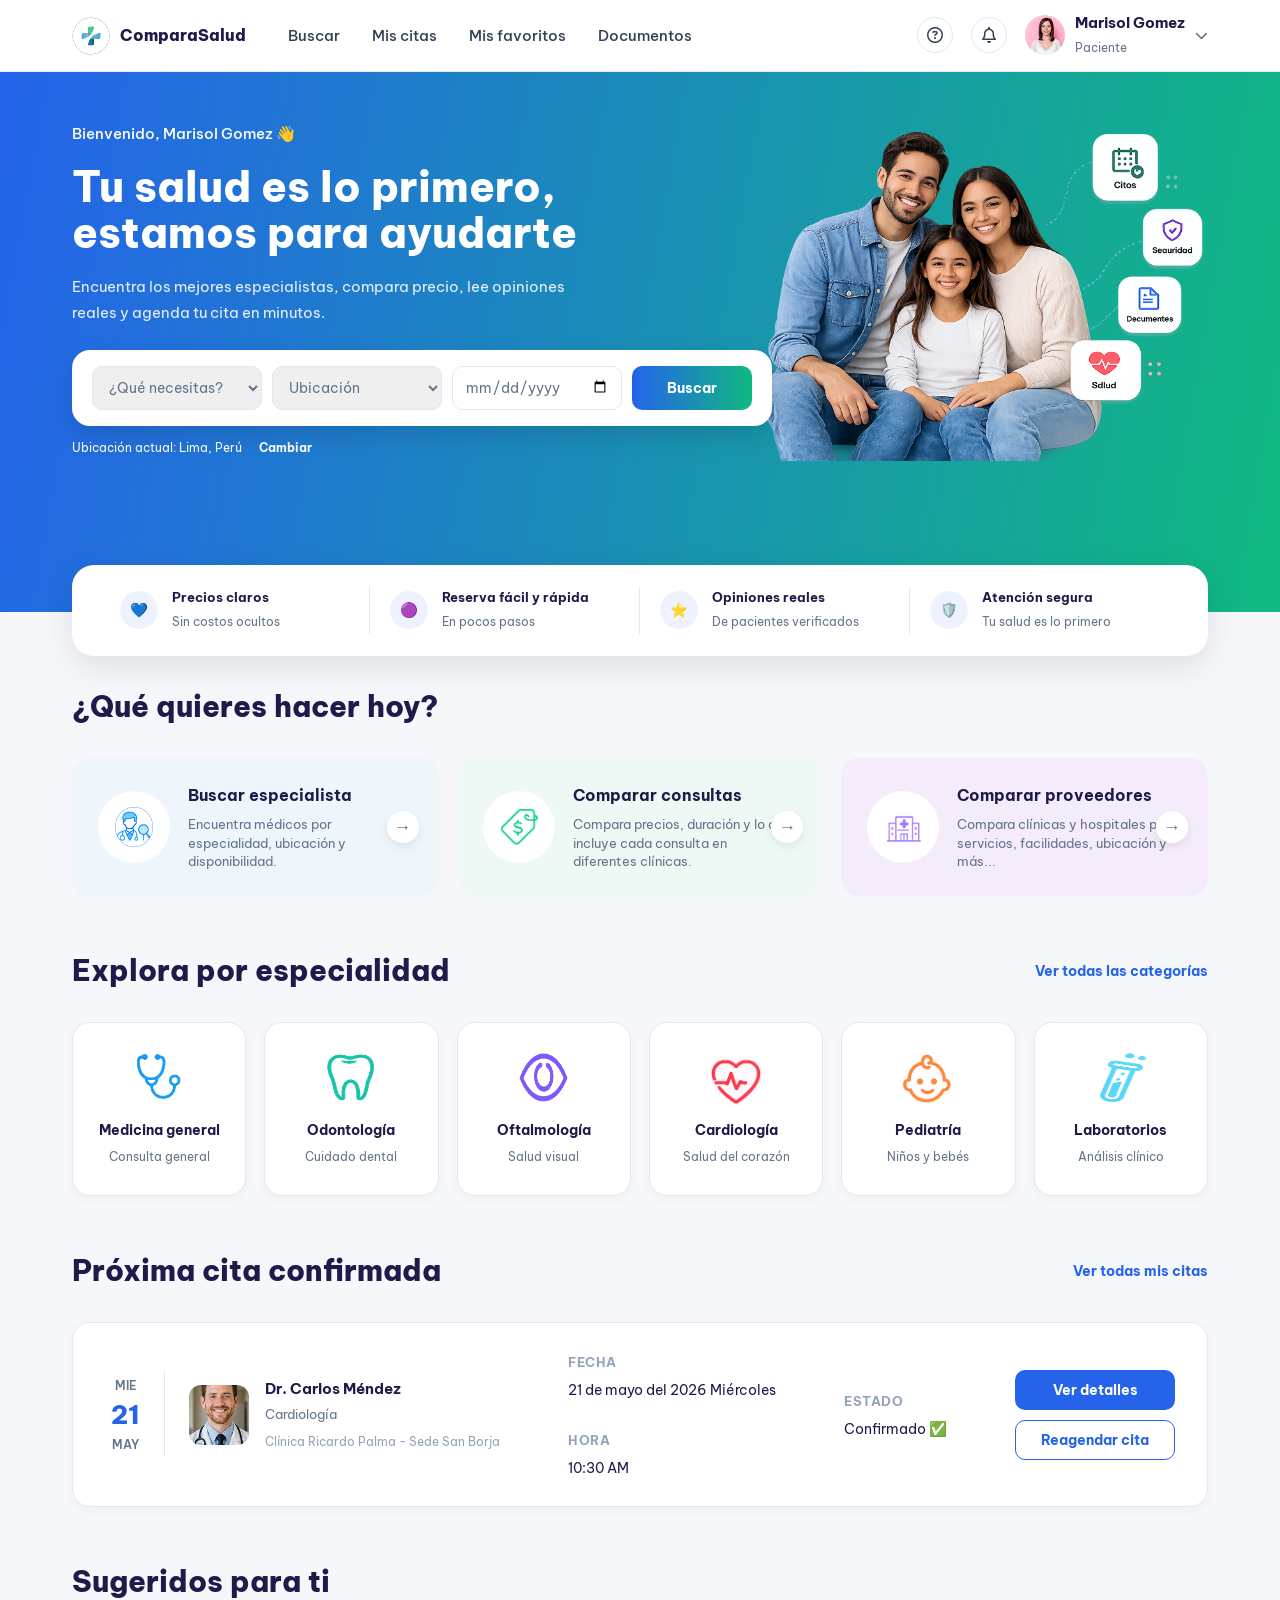
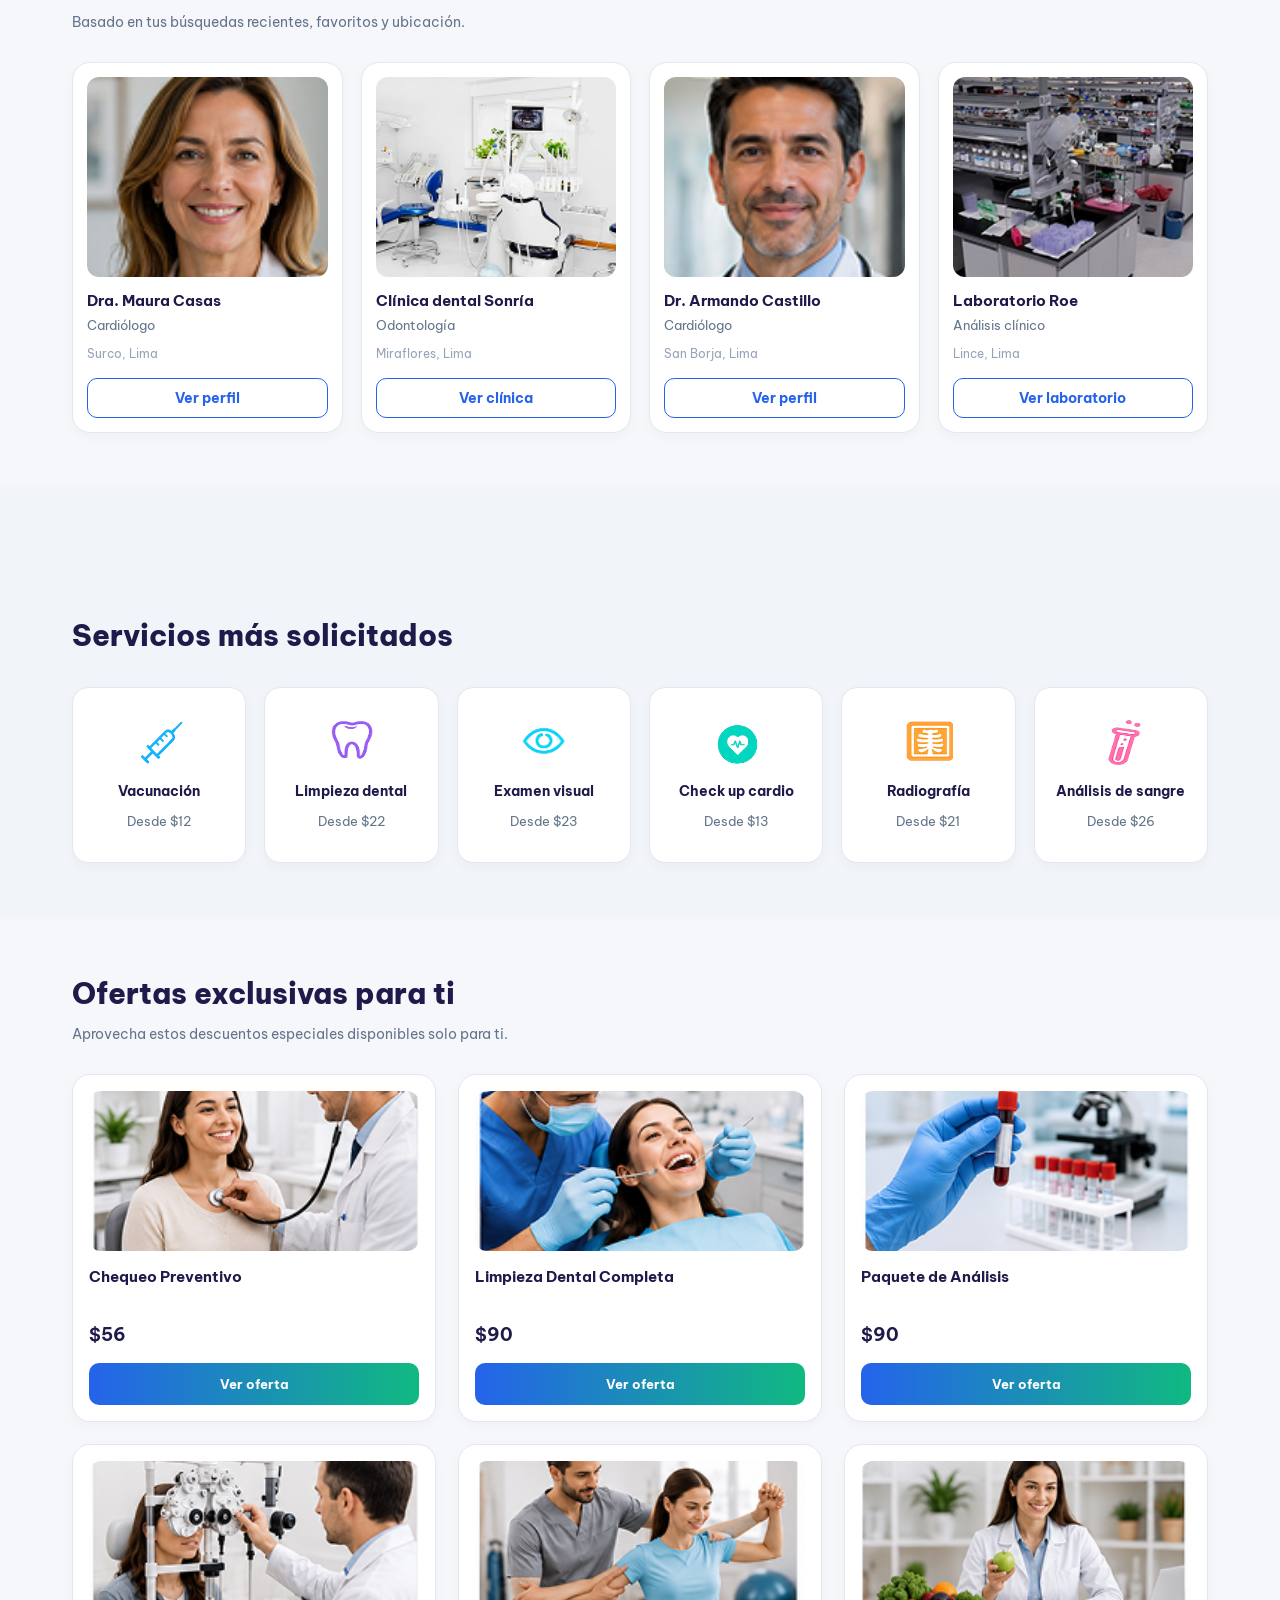
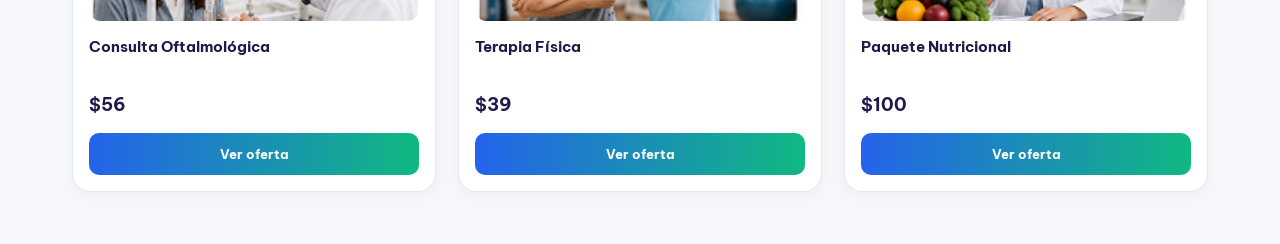
<file: pages/dashboard.html>
<!DOCTYPE html>
<html lang="es">
<head>
  <meta charset="UTF-8" />
  <meta name="viewport" content="width=device-width, initial-scale=1.0"/>
  <title>Dashboard – ComparaSalud</title>
  <link rel="preconnect" href="https://fonts.googleapis.com">
  <link rel="preconnect" href="https://fonts.gstatic.com" crossorigin>
  <link href="https://fonts.googleapis.com/css2?family=Be+Vietnam+Pro:wght@400;500;600;700;800&display=swap" rel="stylesheet">
  <link rel="stylesheet" href="https://cdnjs.cloudflare.com/ajax/libs/font-awesome/6.5.1/css/all.min.css"/>
  <link rel="stylesheet" href="../assets/css/variables.css">
  <link rel="stylesheet" href="../assets/css/dashboard.css">
</head>

<body>
<div class="container">

  <!-- NAVBAR -->
  <nav class="dashboard-navbar">

    <div class="dashboard-left">

      <a href="../index.html" class="dashboard-logo">
        <img src="../assets/icons/logo.png" alt="">
        <span>ComparaSalud</span>
      </a>

      <div class="dashboard-menu">
        <a href="#">Buscar</a>
        <a href="citas.html">Mis citas</a>
        <a href="#">Mis favoritos</a>
        <a href="#">Documentos</a>
      </div>

    </div>

    <div class="dashboard-right">

      <div class="nav-circle">
        <i class="fa-regular fa-circle-question"></i>
      </div>

      <div class="nav-circle">
        <i class="fa-regular fa-bell"></i>
      </div>

      <div class="profile-wrapper" id="profileWrapper">

        <div class="profile-box" id="profileToggle">
          <img src="../assets/images/profile-user.png" alt="">
          <div class="profile-info">
            <strong>Marisol Gomez</strong>
            <span>Paciente</span>
          </div>
          <div class="profile-arrow">
            <i class="fa-solid fa-chevron-down"></i>
          </div>
        </div>

        <div class="profile-dropdown">
          <a href="perfil.html">
            <i class="fa-regular fa-user"></i>
            Mi perfil
          </a>
          <a href="#">
            <i class="fa-solid fa-gear"></i>
            Configuración
          </a>
          <a href="../index.html">
            <i class="fa-solid fa-arrow-right-from-bracket"></i>
            Cerrar sesión
          </a>
        </div>

      </div>

    </div>

  </nav>

  <!-- HERO -->
  <section class="hero">

    <div class="hero-inner">

      <div class="hero-left">

        <div class="hero-welcome">
          Bienvenido, Marisol Gomez 👋
        </div>

        <h1 class="hero-title">
          Tu salud es lo primero, estamos para ayudarte
        </h1>

        <p class="hero-sub">
          Encuentra los mejores especialistas, compara precio,
          lee opiniones reales y agenda tu cita en minutos.
        </p>

        <div class="hero-search">
          <div class="search-grid">
            <select>
              <option>¿Qué necesitas?</option>
            </select>
            <select>
              <option>Ubicación</option>
            </select>
            <input type="date">
            <button>Buscar</button>
          </div>
        </div>

        <div class="hero-location">
          Ubicación actual: Lima, Perú
          <a href="#">Cambiar</a>
        </div>

      </div>

      <div class="hero-right">
        <img src="../assets/images/family-dashboard.png" alt="">
      </div>

    </div>

    <!-- FLOAT BAR -->
    <div class="float-bar">

      <div class="float-item">
        <div class="float-icon">💙</div>
        <div>
          <strong>Precios claros</strong>
          <span>Sin costos ocultos</span>
        </div>
      </div>

      <div class="float-item">
        <div class="float-icon">🟣</div>
        <div>
          <strong>Reserva fácil y rápida</strong>
          <span>En pocos pasos</span>
        </div>
      </div>

      <div class="float-item">
        <div class="float-icon">⭐</div>
        <div>
          <strong>Opiniones reales</strong>
          <span>De pacientes verificados</span>
        </div>
      </div>

      <div class="float-item">
        <div class="float-icon">🛡️</div>
        <div>
          <strong>Atención segura</strong>
          <span>Tu salud es lo primero</span>
        </div>
      </div>

    </div>

  </section>

  <!-- PAGE BODY — todo el contenido centrado -->
  <div class="page-body">

    <!-- QUÉ QUIERES HACER HOY -->
    <section class="section actions-section">

      <div class="section-header">
        <h2>¿Qué quieres hacer hoy?</h2>
      </div>

      <div class="actions-grid">

        <div class="action-card blue-action">
          <div class="action-icon">
            <img src="../assets/icons/action-search-doctor.png" alt="">
          </div>
          <div class="action-content">
            <h3>Buscar especialista</h3>
            <p>Encuentra médicos por especialidad, ubicación y disponibilidad.</p>
          </div>
          <div class="action-arrow">→</div>
        </div>

        <div class="action-card green-action">
          <div class="action-icon">
            <img src="../assets/icons/action-compare.png" alt="">
          </div>
          <div class="action-content">
            <h3>Comparar consultas</h3>
            <p>Compara precios, duración y lo que incluye cada consulta en diferentes clínicas.</p>
          </div>
          <div class="action-arrow">→</div>
        </div>

        <div class="action-card purple-action">
          <div class="action-icon">
            <img src="../assets/icons/action-provider.png" alt="">
          </div>
          <div class="action-content">
            <h3>Comparar proveedores</h3>
            <p>Compara clínicas y hospitales por servicios, facilidades, ubicación y más...</p>
          </div>
          <div class="action-arrow">→</div>
        </div>

      </div>

    </section>

    <!-- DASHBOARD CONTENT -->
    <div class="dashboard-content">

      <!-- ESPECIALIDADES -->
      <section class="section">

        <div class="section-header">
          <h2>Explora por especialidad</h2>
          <a href="#">Ver todas las categorías</a>
        </div>

        <div class="specialties-grid">

          <div class="specialty-card">
            <img src="../assets/icons/icon-general.png" alt="">
            <h4>Medicina general</h4>
            <p>Consulta general</p>
          </div>

          <div class="specialty-card">
            <img src="../assets/icons/icon-odontologia.png" alt="">
            <h4>Odontología</h4>
            <p>Cuidado dental</p>
          </div>

          <div class="specialty-card">
            <img src="../assets/icons/icon-oftalmo.png" alt="">
            <h4>Oftalmología</h4>
            <p>Salud visual</p>
          </div>

          <div class="specialty-card">
            <img src="../assets/icons/icon-cardio.png" alt="">
            <h4>Cardiología</h4>
            <p>Salud del corazón</p>
          </div>

          <div class="specialty-card">
            <img src="../assets/icons/icon-pediatria.png" alt="">
            <h4>Pediatría</h4>
            <p>Niños y bebés</p>
          </div>

          <div class="specialty-card">
            <img src="../assets/icons/icon-lab.png" alt="">
            <h4>Laboratorios</h4>
            <p>Análisis clínico</p>
          </div>

        </div>

      </section>

      <!-- PRÓXIMA CITA -->
      <section class="section">

        <div class="section-header">
          <h2>Próxima cita confirmada</h2>
          <a href="#">Ver todas mis citas</a>
        </div>

        <div class="appointment-card">

          <div class="appointment-left">

            <div class="date-box">
              <span>MIE</span>
              <strong>21</strong>
              <span>MAY</span>
            </div>

            <div class="doctor-info">
              <img src="../assets/images/doctor-card-3.png" alt="">
              <div>
                <strong>Dr. Carlos Méndez</strong>
                <p>Cardiología</p>
                <small>Clínica Ricardo Palma - Sede San Borja</small>
              </div>
            </div>

          </div>

          <div>
            <strong>Fecha</strong>
            <p>21 de mayo del 2026 Miércoles</p>
            <br>
            <strong>Hora</strong>
            <p>10:30 AM</p>
          </div>

          <div>
            <strong>Estado</strong>
            <p>Confirmado ✅</p>
          </div>

          <div class="appointment-buttons">
            <button class="primary-btn">Ver detalles</button>
            <button class="secondary-btn">Reagendar cita</button>
          </div>

        </div>

      </section>

      <!-- SUGERIDOS -->
      <section class="section">

        <div class="section-header">
          <div>
            <h2>Sugeridos para ti</h2>
            <p style="color:#64748B; font-size:.9rem; margin-top:6px;">
              Basado en tus búsquedas recientes, favoritos y ubicación.
            </p>
          </div>
        </div>

        <div class="suggest-grid">

          <div class="suggest-card">
            <img class="suggest-image" src="../assets/images/doctor-card-2.png" alt="">
            <h4>Dra. Maura Casas</h4>
            <p>Cardiólogo</p>
            <small>Surco, Lima</small>
            <button>Ver perfil</button>
          </div>

          <div class="suggest-card">
            <img class="suggest-image" src="../assets/images/clinic1.png" alt="">
            <h4>Clínica dental Sonría</h4>
            <p>Odontología</p>
            <small>Miraflores, Lima</small>
            <button>Ver clínica</button>
          </div>

          <div class="suggest-card">
            <img class="suggest-image" src="../assets/images/doctor-card-1.png" alt="">
            <h4>Dr. Armando Castillo</h4>
            <p>Cardiólogo</p>
            <small>San Borja, Lima</small>
            <button>Ver perfil</button>
          </div>

          <div class="suggest-card">
            <img class="suggest-image" src="../assets/images/lab1.png" alt="">
            <h4>Laboratorio Roe</h4>
            <p>Análisis clínico</p>
            <small>Lince, Lima</small>
            <button>Ver laboratorio</button>
          </div>

        </div>

      </section>

    </div>
    <!-- fin dashboard-content -->

  </div>
  <!-- fin page-body -->

  <!-- SERVICIOS — fuera del page-body para fondo full-width -->
  <section class="services-bg">
    <div class="page-body">

      <div class="section-header">
        <h2>Servicios más solicitados</h2>
      </div>

      <div class="services-grid">

        <div class="service-card">
          <img src="../assets/icons/icon-vacuna.png" alt="">
          <h4>Vacunación</h4>
          <span>Desde $12</span>
        </div>

        <div class="service-card">
          <img src="../assets/icons/icon-diente.png" alt="">
          <h4>Limpieza dental</h4>
          <span>Desde $22</span>
        </div>

        <div class="service-card">
          <img src="../assets/icons/icon-ojo.png" alt="">
          <h4>Examen visual</h4>
          <span>Desde $23</span>
        </div>

        <div class="service-card">
          <img src="../assets/icons/icon-corazon.png" alt="">
          <h4>Check up cardio</h4>
          <span>Desde $13</span>
        </div>

        <div class="service-card">
          <img src="../assets/icons/icon-rayos.png" alt="">
          <h4>Radiografía</h4>
          <span>Desde $21</span>
        </div>

        <div class="service-card">
          <img src="../assets/icons/icon-test.png" alt="">
          <h4>Análisis de sangre</h4>
          <span>Desde $26</span>
        </div>

      </div>

    </div>
  </section>

  <!-- OFERTAS -->
  <div class="page-body">
    <section class="section" style="margin-top:52px;">

      <div class="section-header">
        <div>
          <h2>Ofertas exclusivas para ti</h2>
          <p style="color:#64748B; font-size:.9rem; margin-top:6px;">
            Aprovecha estos descuentos especiales disponibles solo para ti.
          </p>
        </div>
      </div>

      <div class="offers-grid">

        <div class="offer-card">
          <img class="offer-image" src="../assets/images/oferta1.png" alt="">
          <h4>Chequeo Preventivo</h4>
          <br>
          <span>$56</span>
          <button>Ver oferta</button>
        </div>

        <div class="offer-card">
          <img class="offer-image" src="../assets/images/oferta2.png" alt="">
          <h4>Limpieza Dental Completa</h4>
          <br>
          <span>$90</span>
          <button>Ver oferta</button>
        </div>

        <div class="offer-card">
          <img class="offer-image" src="../assets/images/oferta3.png" alt="">
          <h4>Paquete de Análisis</h4>
          <br>
          <span>$90</span>
          <button>Ver oferta</button>
        </div>

        <div class="offer-card">
          <img class="offer-image" src="../assets/images/oferta4.png" alt="">
          <h4>Consulta Oftalmológica</h4>
          <br>
          <span>$56</span>
          <button>Ver oferta</button>
        </div>

        <div class="offer-card">
          <img class="offer-image" src="../assets/images/oferta5.png" alt="">
          <h4>Terapia Física</h4>
          <br>
          <span>$39</span>
          <button>Ver oferta</button>
        </div>

        <div class="offer-card">
          <img class="offer-image" src="../assets/images/oferta6.png" alt="">
          <h4>Paquete Nutricional</h4>
          <br>
          <span>$100</span>
          <button>Ver oferta</button>
        </div>

      </div>

    </section>
  </div>

</div>
<!-- fin container -->

<script>
const profileToggle = document.getElementById("profileToggle");
const profileWrapper = document.getElementById("profileWrapper");

profileToggle.addEventListener("click", () => {
  profileWrapper.classList.toggle("active");
});

document.addEventListener("click", (e) => {
  if (!profileWrapper.contains(e.target)) {
    profileWrapper.classList.remove("active");
  }
});
</script>

</body>
</html>
</file>
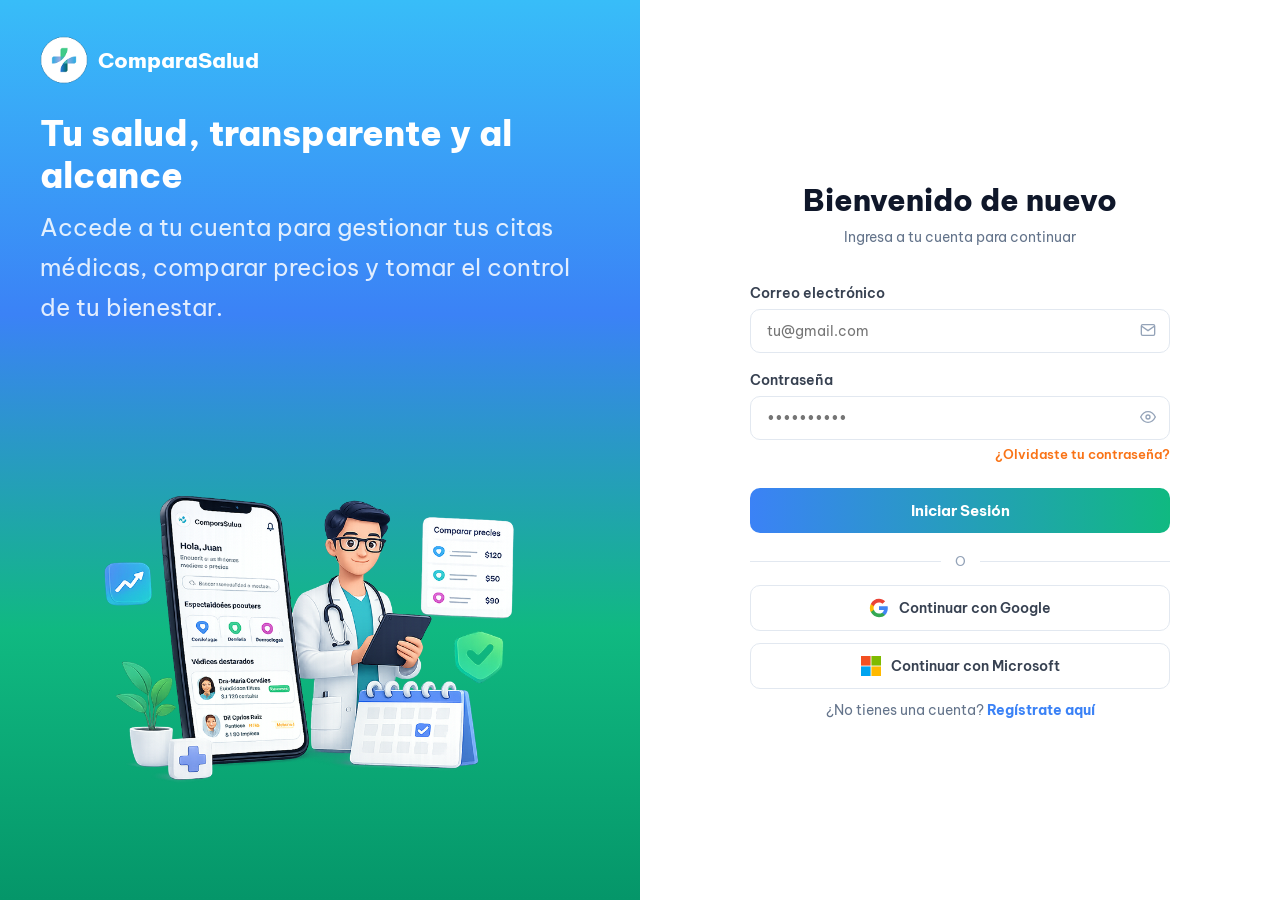
<file: pages/login.html>
<!DOCTYPE html>
<html lang="es">
<head>
  <meta charset="UTF-8" />
  <meta name="viewport" content="width=device-width, initial-scale=1.0"/>
  <title>Iniciar Sesión – ComparaSalud</title>
  <link rel="preconnect" href="https://fonts.googleapis.com">
  <link rel="preconnect" href="https://fonts.gstatic.com" crossorigin>
  <link href="https://fonts.googleapis.com/css2?family=Be+Vietnam+Pro:wght@400;500;600;700;800;900&display=swap" rel="stylesheet">
  <style>
    *, *::before, *::after { box-sizing: border-box; margin: 0; padding: 0; }

    body {
      font-family: 'Be Vietnam Pro', sans-serif;
      min-height: 100vh;
      display: flex;
      background: #F8FAFC;
    }

    /* ── Panel izquierdo ── */
    .auth-left {
      width: 50%;
      background: linear-gradient(180deg, #38BDF8 0%, #3B82F6 35%, #10B981 70%, #059669 100%);
      display: flex;
      flex-direction: column;
      padding: 36px 40px 0;
      position: relative;
      overflow: hidden;
      min-height: 100vh;
    }

    .auth-logo {
      display: flex;
      align-items: center;
      gap: 10px;
      text-decoration: none;
      margin-bottom: 28px;
      z-index: 2;
    }
    .auth-logo img { height: 48px; width: auto; }
    .auth-logo span { font-weight: 800; font-size: 1.3rem; color: white; }

    .auth-left-title {
      font-size: 2.2rem;
      font-weight: 800;
      color: white;
      line-height: 1.2;
      margin-bottom: 12px;
      position: relative;
      z-index: 1;
    }

    .auth-left-desc {
      color: rgba(255,255,255,0.85);
      font-size: 1.5rem;
      line-height: 1.65;
      margin-bottom: 24px;
      position: relative;
      z-index: 1;
    }

    .auth-left-bottom {
      flex: 1;
      position: relative;
      display: flex;
      align-items: center;
      justify-content: center;
      z-index: 1;
    }

    .auth-left-img {
      width: 100%;
      max-width: none;
      display: block;
      object-fit: contain;
      object-position: center;
    }

    /* ── Panel derecho ── */
    .auth-right {
      flex: 1;
      display: flex;
      align-items: center;
      justify-content: center;
      padding: 48px 60px;
      background: white;
      overflow-y: auto;
    }

    .auth-form-box {
      width: 100%;
      max-width: 420px;
    }

    .auth-form-box h1 {
      font-size: 1.9rem;
      font-weight: 800;
      color: #0F172A;
      margin-bottom: 8px;
      text-align: center;
    }

    .auth-form-subtitle {
      color: #64748B;
      font-size: 0.9rem;
      text-align: center;
      margin-bottom: 36px;
      line-height: 1.5;
    }

    .form-group {
      margin-bottom: 18px;
      position: relative;
    }

    .form-group label {
      display: block;
      font-size: 0.85rem;
      font-weight: 600;
      color: #374151;
      margin-bottom: 7px;
    }

    .form-group input {
      width: 100%;
      padding: 12px 16px;
      border: 1.5px solid #E2E8F0;
      border-radius: 10px;
      font-family: 'Be Vietnam Pro', sans-serif;
      font-size: 0.9rem;
      color: #0F172A;
      background: white;
      transition: border-color 0.2s, box-shadow 0.2s;
      outline: none;
    }

    .form-group input:focus {
      border-color: #3B82F6;
      box-shadow: 0 0 0 3px rgba(59,130,246,0.1);
    }

    .input-icon {
      position: absolute;
      right: 14px;
      top: 38px;
      color: #94A3B8;
      cursor: pointer;
    }

    .forgot-link {
      display: block;
      text-align: right;
      font-size: 0.8rem;
      color: #F97316;
      font-weight: 600;
      text-decoration: none;
      margin-top: 6px;
    }
    .forgot-link:hover { text-decoration: underline; }

    .btn-auth {
      width: 100%;
      padding: 13px;
      background: linear-gradient(90deg, #3B82F6 0%, #10B981 100%);
      color: white;
      border: none;
      border-radius: 10px;
      font-family: 'Be Vietnam Pro', sans-serif;
      font-size: 0.95rem;
      font-weight: 700;
      cursor: pointer;
      transition: opacity 0.2s;
      margin-top: 8px;
      margin-bottom: 20px;
    }
    .btn-auth:hover { opacity: 0.88; }

    .auth-divider {
      display: flex;
      align-items: center;
      gap: 14px;
      margin-bottom: 16px;
    }
    .auth-divider::before,
    .auth-divider::after {
      content: '';
      flex: 1;
      height: 1px;
      background: #E2E8F0;
    }
    .auth-divider span {
      font-size: 0.8rem;
      color: #94A3B8;
      white-space: nowrap;
    }

    .btn-social {
      width: 100%;
      padding: 12px;
      border: 1.5px solid #E2E8F0;
      border-radius: 10px;
      background: white;
      font-family: 'Be Vietnam Pro', sans-serif;
      font-size: 0.9rem;
      font-weight: 600;
      color: #374151;
      cursor: pointer;
      display: flex;
      align-items: center;
      justify-content: center;
      gap: 10px;
      transition: border-color 0.2s;
      margin-bottom: 12px;
    }
    .btn-social:hover { border-color: #CBD5E1; }
    .btn-social svg { width: 20px; height: 20px; flex-shrink: 0; }

    .auth-bottom-link {
      text-align: center;
      font-size: 0.85rem;
      color: #64748B;
      margin-top: 8px;
    }
    .auth-bottom-link a {
      color: #3B82F6;
      font-weight: 700;
      text-decoration: none;
    }
    .auth-bottom-link a:hover { text-decoration: underline; }

    @media (max-width: 768px) {
      body { flex-direction: column; }
      .auth-left { width: 100%; min-height: auto; padding: 28px 24px; }
      .auth-left-bottom { min-height: 200px; }
      .auth-right { padding: 32px 24px; }
    }
  </style>
</head>
<body>

  <!-- Panel izquierdo -->
  <div class="auth-left">
    <a href="../index.html" class="auth-logo">
      <img src="../assets/icons/logo.png" alt="ComparaSalud" />
      <span>ComparaSalud</span>
    </a>

    <h2 class="auth-left-title">Tu salud, transparente y al alcance</h2>
    <p class="auth-left-desc">Accede a tu cuenta para gestionar tus citas médicas, comparar precios y tomar el control de tu bienestar.</p>

    <div class="auth-left-bottom">
      <img class="auth-left-img" src="../assets/images/doctor2.png" alt="Doctor ComparaSalud" />
    </div>
  </div>

  <!-- Panel derecho -->
  <div class="auth-right">
    <div class="auth-form-box">
      <h1>Bienvenido de nuevo</h1>
      <p class="auth-form-subtitle">Ingresa a tu cuenta para continuar</p>

      <div class="form-group">
        <label>Correo electrónico</label>
        <input type="email" placeholder="tu@gmail.com" />
        <span class="input-icon">
          <svg width="16" height="16" viewBox="0 0 24 24" fill="none" stroke="currentColor" stroke-width="2">
            <path d="M4 4h16c1.1 0 2 .9 2 2v12c0 1.1-.9 2-2 2H4c-1.1 0-2-.9-2-2V6c0-1.1.9-2 2-2z"/>
            <polyline points="22,6 12,13 2,6"/>
          </svg>
        </span>
      </div>

      <div class="form-group">
        <label>Contraseña</label>
        <input type="password" placeholder="••••••••••" id="pwd" />
        <span class="input-icon" onclick="togglePwd('pwd')">
          <svg width="16" height="16" viewBox="0 0 24 24" fill="none" stroke="currentColor" stroke-width="2">
            <path d="M1 12s4-8 11-8 11 8 11 8-4 8-11 8-11-8-11-8z"/>
            <circle cx="12" cy="12" r="3"/>
          </svg>
        </span>
        <a href="#" class="forgot-link">¿Olvidaste tu contraseña?</a>
      </div>

      <button class="btn-auth" onclick="window.location.href='dashboard.html'">
  Iniciar Sesión
</button>

      <div class="auth-divider"><span>O</span></div>

      <!-- Google -->
      <button class="btn-social">
        <svg viewBox="0 0 24 24" xmlns="http://www.w3.org/2000/svg">
          <path d="M22.56 12.25c0-.78-.07-1.53-.2-2.25H12v4.26h5.92c-.26 1.37-1.04 2.53-2.21 3.31v2.77h3.57c2.08-1.92 3.28-4.74 3.28-8.09z" fill="#4285F4"/>
          <path d="M12 23c2.97 0 5.46-.98 7.28-2.66l-3.57-2.77c-.98.66-2.23 1.06-3.71 1.06-2.86 0-5.29-1.93-6.16-4.53H2.18v2.84C3.99 20.53 7.7 23 12 23z" fill="#34A853"/>
          <path d="M5.84 14.09c-.22-.66-.35-1.36-.35-2.09s.13-1.43.35-2.09V7.07H2.18C1.43 8.55 1 10.22 1 12s.43 3.45 1.18 4.93l2.85-2.22.81-.62z" fill="#FBBC05"/>
          <path d="M12 5.38c1.62 0 3.06.56 4.21 1.64l3.15-3.15C17.45 2.09 14.97 1 12 1 7.7 1 3.99 3.47 2.18 7.07l3.66 2.84c.87-2.6 3.3-4.53 6.16-4.53z" fill="#EA4335"/>
        </svg>
        Continuar con Google
      </button>

      <!-- Microsoft -->
      <button class="btn-social">
        <svg viewBox="0 0 24 24" xmlns="http://www.w3.org/2000/svg">
          <path d="M11.5 0h-11.5v11.5h11.5v-11.5z" fill="#F25022"/>
          <path d="M24 0h-11.5v11.5h11.5v-11.5z" fill="#7FBA00"/>
          <path d="M11.5 12.5h-11.5v11.5h11.5v-11.5z" fill="#00A4EF"/>
          <path d="M24 12.5h-11.5v11.5h11.5v-11.5z" fill="#FFB900"/>
        </svg>
        Continuar con Microsoft
      </button>

      <div class="auth-bottom-link">
        ¿No tienes una cuenta? <a href="registro-1.html">Regístrate aquí</a>
      </div>
    </div>
  </div>

  <script>
    function togglePwd(id) {
      const input = document.getElementById(id);
      input.type = input.type === 'password' ? 'text' : 'password';
    }
  </script>

</body>
</html>
</file>
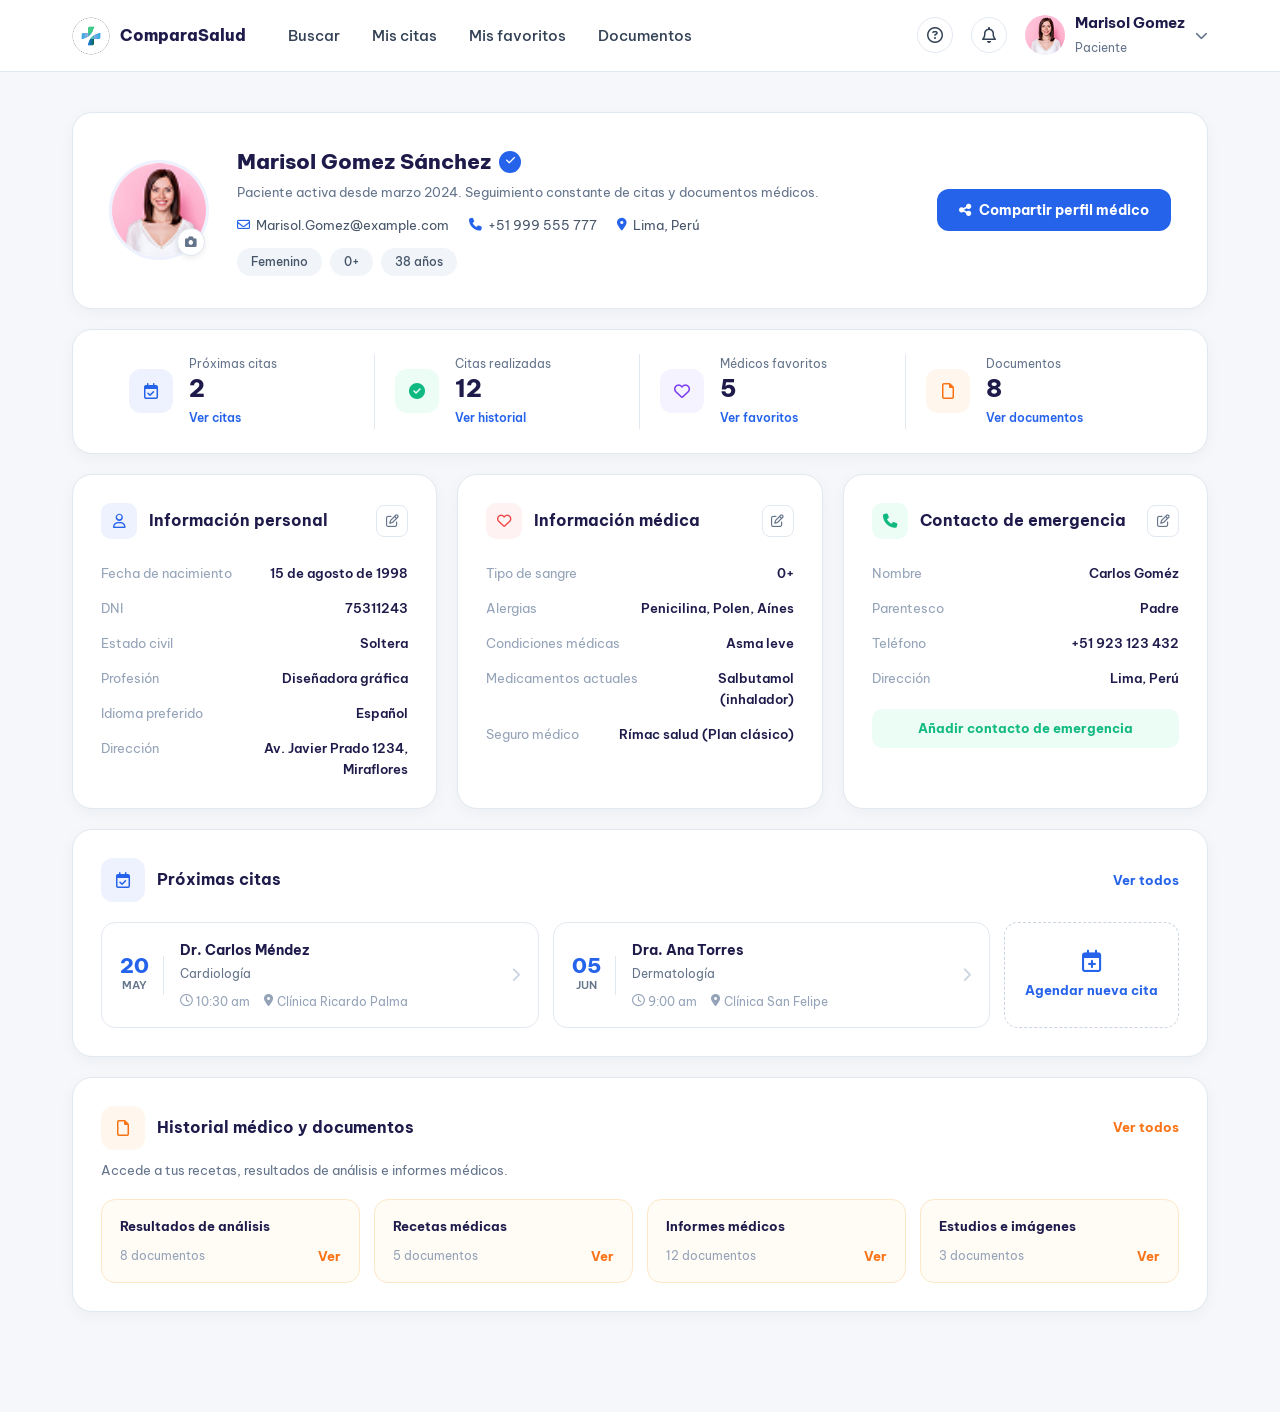
<file: pages/perfil.html>
<!DOCTYPE html>
<html lang="es">
<head>
  <meta charset="UTF-8" />
  <meta name="viewport" content="width=device-width, initial-scale=1.0"/>
  <title>Mi Perfil – ComparaSalud</title>
  <link rel="preconnect" href="https://fonts.googleapis.com">
  <link rel="preconnect" href="https://fonts.gstatic.com" crossorigin>
  <link href="https://fonts.googleapis.com/css2?family=Be+Vietnam+Pro:wght@400;500;600;700;800&display=swap" rel="stylesheet">
  <link rel="stylesheet" href="https://cdnjs.cloudflare.com/ajax/libs/font-awesome/6.5.1/css/all.min.css"/>
  <link rel="stylesheet" href="../assets/css/variables.css">
  <link rel="stylesheet" href="../assets/css/dashboard.css">
  <link rel="stylesheet" href="../assets/css/perfil.css">
</head>

<body>
<div class="container">

  <!-- NAVBAR -->
  <nav class="dashboard-navbar">
    <div class="dashboard-left">
      <a href="../index.html" class="dashboard-logo">
        <img src="../assets/icons/logo.png" alt="">
        <span>ComparaSalud</span>
      </a>
      <div class="dashboard-menu">
        <a href="dashboard.html">Buscar</a>
        <a href="citas.html">Mis citas</a>
        <a href="#">Mis favoritos</a>
        <a href="#">Documentos</a>
      </div>
    </div>

    <div class="dashboard-right">
      <div class="nav-circle">
        <i class="fa-regular fa-circle-question"></i>
      </div>
      <div class="nav-circle">
        <i class="fa-regular fa-bell"></i>
      </div>
      <div class="profile-wrapper" id="profileWrapper">
        <div class="profile-box" id="profileToggle">
          <img src="../assets/images/profile-user.png" alt="">
          <div class="profile-info">
            <strong>Marisol Gomez</strong>
            <span>Paciente</span>
          </div>
          <div class="profile-arrow">
            <i class="fa-solid fa-chevron-down"></i>
          </div>
        </div>
        <div class="profile-dropdown">
          <a href="perfil.html">
            <i class="fa-regular fa-user"></i>
            Mi perfil
          </a>
          <a href="#">
            <i class="fa-solid fa-gear"></i>
            Configuración
          </a>
          <a href="../index.html">
            <i class="fa-solid fa-arrow-right-from-bracket"></i>
            Cerrar sesión
          </a>
        </div>
      </div>
    </div>
  </nav>

  <!-- PERFIL PAGE -->
  <div class="perfil-page">

    <!-- HEADER CARD -->
    <div class="profile-header-card">
      <div class="profile-header-left">
        <div class="profile-avatar-wrap">
          <img src="../assets/images/profile-user.png" alt="Marisol Gomez">
          <div class="avatar-camera">
            <i class="fa-solid fa-camera"></i>
          </div>
        </div>
        <div class="profile-header-info">
          <h2>
            Marisol Gomez Sánchez
            <span class="verified-badge"><i class="fa-solid fa-check"></i></span>
          </h2>
          <p class="subtitle">
            Paciente activa desde marzo 2024. Seguimiento constante de citas y documentos médicos.
          </p>
          <div class="profile-contact-row">
            <span>
              <i class="fa-regular fa-envelope"></i>
              Marisol.Gomez@example.com
            </span>
            <span>
              <i class="fa-solid fa-phone"></i>
              +51 999 555 777
            </span>
            <span>
              <i class="fa-solid fa-location-dot"></i>
              Lima, Perú
            </span>
          </div>
          <div class="profile-tags">
            <span class="tag">Femenino</span>
            <span class="tag">0+</span>
            <span class="tag">38 años</span>
          </div>
        </div>
      </div>
      <button class="btn-share">
        <i class="fa-solid fa-share-nodes"></i>
        Compartir perfil médico
      </button>
    </div>

    <!-- STATS BAR -->
    <div class="stats-card">

      <div class="stat-item">
        <div class="stat-icon blue">
          <i class="fa-regular fa-calendar-check"></i>
        </div>
        <div class="stat-info">
          <p class="stat-label">Próximas citas</p>
          <div class="stat-number">2</div>
          <a href="#">Ver citas</a>
        </div>
      </div>

      <div class="stat-item">
        <div class="stat-icon green">
          <i class="fa-solid fa-circle-check"></i>
        </div>
        <div class="stat-info">
          <p class="stat-label">Citas realizadas</p>
          <div class="stat-number">12</div>
          <a href="#">Ver historial</a>
        </div>
      </div>

      <div class="stat-item">
        <div class="stat-icon purple">
          <i class="fa-regular fa-heart"></i>
        </div>
        <div class="stat-info">
          <p class="stat-label">Médicos favoritos</p>
          <div class="stat-number">5</div>
          <a href="#">Ver favoritos</a>
        </div>
      </div>

      <div class="stat-item">
        <div class="stat-icon orange">
          <i class="fa-regular fa-file"></i>
        </div>
        <div class="stat-info">
          <p class="stat-label">Documentos</p>
          <div class="stat-number">8</div>
          <a href="#">Ver documentos</a>
        </div>
      </div>

    </div>

    <!-- INFO CARDS -->
    <div class="info-cards-grid">

      <!-- Información personal -->
      <div class="info-card">
        <div class="info-card-header">
          <div class="info-card-title">
            <div class="info-card-title-icon blue">
              <i class="fa-regular fa-user"></i>
            </div>
            <h3>Información personal</h3>
          </div>
          <button class="edit-btn"><i class="fa-regular fa-pen-to-square"></i></button>
        </div>
        <div class="info-rows">
          <div class="info-row">
            <span class="row-label">Fecha de nacimiento</span>
            <span class="row-value">15 de agosto de 1998</span>
          </div>
          <div class="info-row">
            <span class="row-label">DNI</span>
            <span class="row-value">75311243</span>
          </div>
          <div class="info-row">
            <span class="row-label">Estado civil</span>
            <span class="row-value">Soltera</span>
          </div>
          <div class="info-row">
            <span class="row-label">Profesión</span>
            <span class="row-value">Diseñadora gráfica</span>
          </div>
          <div class="info-row">
            <span class="row-label">Idioma preferido</span>
            <span class="row-value">Español</span>
          </div>
          <div class="info-row">
            <span class="row-label">Dirección</span>
            <span class="row-value">Av. Javier Prado 1234, Miraflores</span>
          </div>
        </div>
      </div>

      <!-- Información médica -->
      <div class="info-card">
        <div class="info-card-header">
          <div class="info-card-title">
            <div class="info-card-title-icon red">
              <i class="fa-regular fa-heart"></i>
            </div>
            <h3>Información médica</h3>
          </div>
          <button class="edit-btn"><i class="fa-regular fa-pen-to-square"></i></button>
        </div>
        <div class="info-rows">
          <div class="info-row">
            <span class="row-label">Tipo de sangre</span>
            <span class="row-value">0+</span>
          </div>
          <div class="info-row">
            <span class="row-label">Alergias</span>
            <span class="row-value">Penicilina, Polen, Aínes</span>
          </div>
          <div class="info-row">
            <span class="row-label">Condiciones médicas</span>
            <span class="row-value">Asma leve</span>
          </div>
          <div class="info-row">
            <span class="row-label">Medicamentos actuales</span>
            <span class="row-value">Salbutamol (inhalador)</span>
          </div>
          <div class="info-row">
            <span class="row-label">Seguro médico</span>
            <span class="row-value">Rímac salud (Plan clásico)</span>
          </div>
        </div>
      </div>

      <!-- Contacto de emergencia -->
      <div class="info-card">
        <div class="info-card-header">
          <div class="info-card-title">
            <div class="info-card-title-icon green">
              <i class="fa-solid fa-phone"></i>
            </div>
            <h3>Contacto de emergencia</h3>
          </div>
          <button class="edit-btn"><i class="fa-regular fa-pen-to-square"></i></button>
        </div>
        <div class="info-rows">
          <div class="info-row">
            <span class="row-label">Nombre</span>
            <span class="row-value">Carlos Goméz</span>
          </div>
          <div class="info-row">
            <span class="row-label">Parentesco</span>
            <span class="row-value">Padre</span>
          </div>
          <div class="info-row">
            <span class="row-label">Teléfono</span>
            <span class="row-value">+51 923 123 432</span>
          </div>
          <div class="info-row">
            <span class="row-label">Dirección</span>
            <span class="row-value">Lima, Perú</span>
          </div>
        </div>
        <button class="emergency-btn">Añadir contacto de emergencia</button>
      </div>

    </div>

    <!-- PRÓXIMAS CITAS -->
    <div class="section-card">
      <div class="section-card-header">
        <div class="section-card-title">
          <div class="stat-icon blue section-icon">
            <i class="fa-regular fa-calendar-check"></i>
          </div>
          <h3>Próximas citas</h3>
        </div>
        <a href="#" class="section-card-link">Ver todos</a>
      </div>

      <div class="citas-grid">

        <div class="cita-card">
          <div class="cita-date">
            <div class="day-num">20</div>
            <div class="month">MAY</div>
          </div>
          <div class="cita-info">
            <strong>Dr. Carlos Méndez</strong>
            <p class="especialidad">Cardiología</p>
            <div class="cita-meta">
              <span><i class="fa-regular fa-clock"></i> 10:30 am</span>
              <span><i class="fa-solid fa-location-dot"></i> Clínica Ricardo Palma</span>
            </div>
          </div>
          <i class="fa-solid fa-chevron-right cita-arrow"></i>
        </div>

        <div class="cita-card">
          <div class="cita-date">
            <div class="day-num">05</div>
            <div class="month">JUN</div>
          </div>
          <div class="cita-info">
            <strong>Dra. Ana Torres</strong>
            <p class="especialidad">Dermatología</p>
            <div class="cita-meta">
              <span><i class="fa-regular fa-clock"></i> 9:00 am</span>
              <span><i class="fa-solid fa-location-dot"></i> Clínica San Felipe</span>
            </div>
          </div>
          <i class="fa-solid fa-chevron-right cita-arrow"></i>
        </div>

        <div class="nueva-cita-card">
          <i class="fa-regular fa-calendar-plus"></i>
          <span>Agendar nueva cita</span>
        </div>

      </div>
    </div>

    <!-- HISTORIAL MÉDICO -->
    <div class="section-card">
      <div class="section-card-header">
        <div class="section-card-title">
          <div class="stat-icon orange section-icon">
            <i class="fa-regular fa-file"></i>
          </div>
          <h3>Historial médico y documentos</h3>
        </div>
        <a href="#" class="section-card-link" style="color:#F97316;">Ver todos</a>
      </div>

      <p class="historial-subtitle">
        Accede a tus recetas, resultados de análisis e informes médicos.
      </p>

      <div class="historial-grid">
        <div class="historial-item">
          <p class="hist-title">Resultados de análisis</p>
          <div class="historial-item-bottom">
            <span class="hist-count">8 documentos</span>
            <a class="hist-ver">Ver</a>
          </div>
        </div>
        <div class="historial-item">
          <p class="hist-title">Recetas médicas</p>
          <div class="historial-item-bottom">
            <span class="hist-count">5 documentos</span>
            <a class="hist-ver">Ver</a>
          </div>
        </div>
        <div class="historial-item">
          <p class="hist-title">Informes médicos</p>
          <div class="historial-item-bottom">
            <span class="hist-count">12 documentos</span>
            <a class="hist-ver">Ver</a>
          </div>
        </div>
        <div class="historial-item">
          <p class="hist-title">Estudios e imágenes</p>
          <div class="historial-item-bottom">
            <span class="hist-count">3 documentos</span>
            <a class="hist-ver">Ver</a>
          </div>
        </div>
      </div>
    </div>

  </div>
  <!-- fin perfil-page -->

</div>
<!-- fin container -->

<script>
const profileToggle = document.getElementById("profileToggle");
const profileWrapper = document.getElementById("profileWrapper");

profileToggle.addEventListener("click", () => {
  profileWrapper.classList.toggle("active");
});

document.addEventListener("click", (e) => {
  if (!profileWrapper.contains(e.target)) {
    profileWrapper.classList.remove("active");
  }
});
</script>

</body>
</html>
</file>
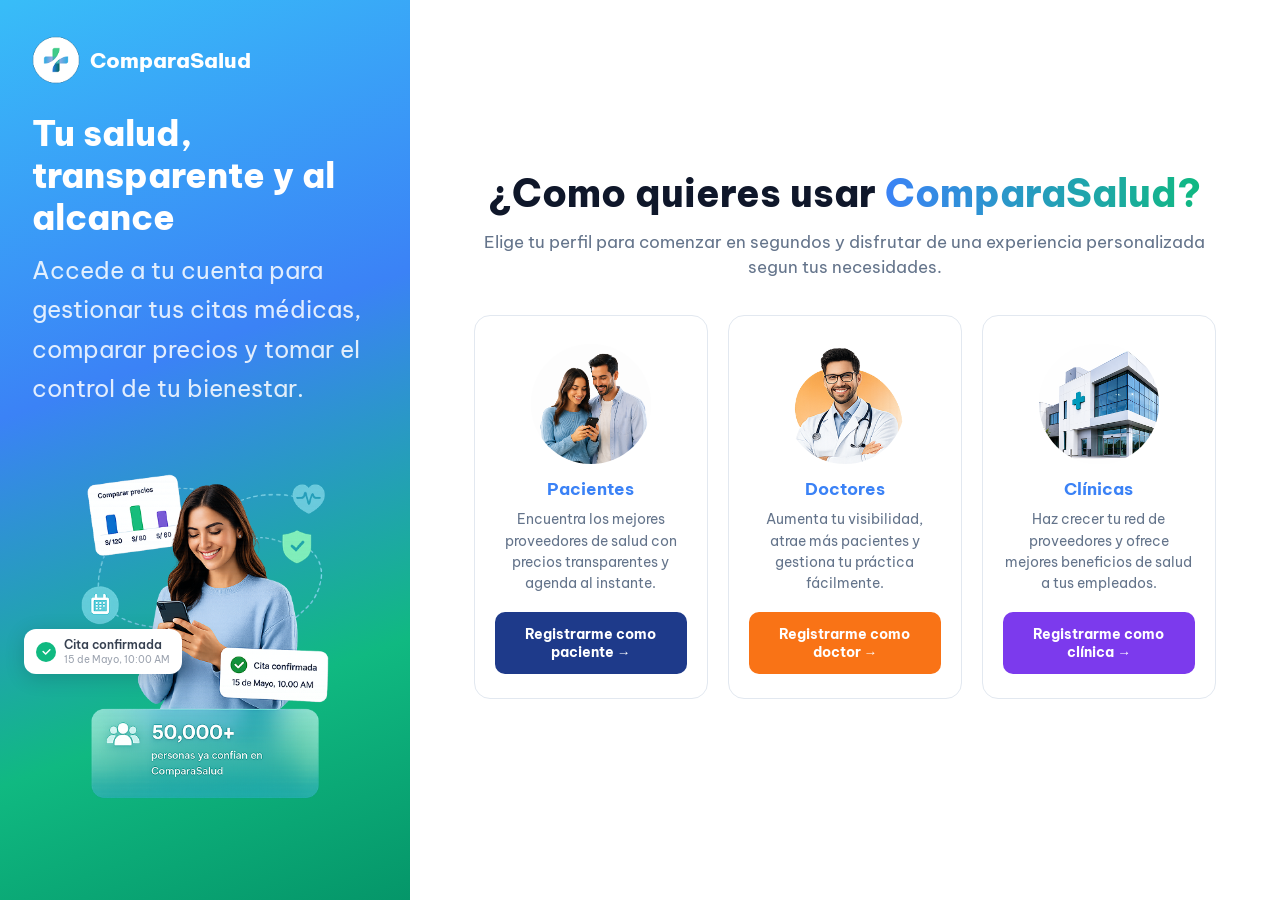
<file: pages/registro-1.html>
<!DOCTYPE html>
<html lang="es">
<head>
  <meta charset="UTF-8" />
  <meta name="viewport" content="width=device-width, initial-scale=1.0"/>
  <title>Iniciar Sesión – ComparaSalud</title>
  <link rel="preconnect" href="https://fonts.googleapis.com">
  <link rel="preconnect" href="https://fonts.gstatic.com" crossorigin>
  <link href="https://fonts.googleapis.com/css2?family=Be+Vietnam+Pro:wght@400;500;600;700;800;900&display=swap" rel="stylesheet">
  <style>
    *, *::before, *::after { box-sizing: border-box; margin: 0; padding: 0; }

    body {
      font-family: 'Be Vietnam Pro', sans-serif;
      min-height: 100vh;
      display: flex;
      background: #F8FAFC;
    }

    /* ── Panel izquierdo ── */
    .auth-left {
      width: 32%;
      background: linear-gradient(160deg, #38BDF8 0%, #3B82F6 40%, #10B981 75%, #059669 100%);
      display: flex;
      flex-direction: column;
      padding: 36px 32px 0;
      position: relative;
      overflow: hidden;
      min-height: 100vh;
    }

    .auth-logo {
      display: flex;
      align-items: center;
      gap: 10px;
      text-decoration: none;
      margin-bottom: 28px;
      z-index: 2;
    }
    .auth-logo img { height: 48px; width: auto; }
    .auth-logo span { font-weight: 800; font-size: 1.3rem; color: white; }

    .auth-left-title {
      font-size: 2.2rem;
      font-weight: 800;
      color: white;
      line-height: 1.2;
      margin-bottom: 12px;
      z-index: 2;
      position: relative;
    }

    .auth-left-desc {
      color: rgba(255,255,255,0.85);
      font-size: 1.5rem;
      line-height: 1.65;
      margin-bottom: 24px;
      z-index: 2;
      position: relative;
    }

    .auth-left-bottom {
      flex: 1;
      position: relative;
      display: flex;
      flex-direction: column;
      justify-content: flex-start;
      margin-top: 16px;
    }

    .auth-left-img {
      width: 74%;
      display: block;
      object-fit: contain;
      object-position: center;
      max-height: none;
      margin: 0 auto;
    }

    .badge-cita {
      position: absolute;
      top: 180px;
      left: -8px;
      background: white;
      border-radius: 12px;
      padding: 8px 12px;
      display: flex;
      align-items: center;
      gap: 8px;
      box-shadow: 0 4px 20px rgba(0,0,0,0.15);
      font-size: 0.72rem;
      font-weight: 600;
      color: #374151;
      white-space: nowrap;
      z-index: 10;
    }

    .badge-cita-dot {
      width: 20px;
      height: 20px;
      background: #10B981;
      border-radius: 50%;
      display: grid;
      place-items: center;
      flex-shrink: 0;
    }

    .badge-cita-dot svg { width: 11px; height: 11px; }

    .badge-cita small {
      display: block;
      font-weight: 400;
      color: #9CA3AF;
      font-size: 0.64rem;
      margin-top: 1px;
    }

    /* ── Panel derecho ── */
    .auth-right {
      flex: 1;
      display: flex;
      align-items: center;
      justify-content: center;
      padding: 48px 64px;
      background: white;
    }

    .auth-form-box {
      width: 100%;
      max-width: 860px;
    }

    .auth-form-box h1 {
      font-size: 2.4rem;
      font-weight: 800;
      color: #0F172A;
      margin-bottom: 12px;
      text-align: center;
    }

    /* Gradient text on title */
    .auth-form-box h1 .highlight {
      background: linear-gradient(90deg, #3B82F6 0%, #10B981 100%);
      -webkit-background-clip: text;
      -webkit-text-fill-color: transparent;
      background-clip: text;
    }

    .auth-form-subtitle {
      color: #64748B;
      font-size: 1.05rem;
      text-align: center;
      margin-bottom: 36px;
      line-height: 1.5;
    }

    /* Cards de perfil */
    .profile-cards-row {
      display: flex;
      gap: 20px;
      margin-bottom: 32px;
    }

    .profile-card {
      flex: 1;
      border: 1.5px solid #E2E8F0;
      border-radius: 16px;
      padding: 28px 20px 24px;
      text-align: center;
      cursor: pointer;
      transition: border-color 0.2s, box-shadow 0.2s;
      display: flex;
      flex-direction: column;
      align-items: center;
    }

    .profile-card:hover {
      border-color: #BFDBFE;
      box-shadow: 0 4px 16px rgba(59,130,246,0.1);
    }

    .profile-card-img {
      width: 120px;
      height: 120px;
      border-radius: 50%;
      object-fit: cover;
      object-position: top;
      margin-bottom: 14px;
    }

    .profile-card .card-label {
      font-size: 1.05rem;
      font-weight: 700;
      color: #3B82F6;
      display: block;
      margin-bottom: 10px;
    }

    .profile-card p {
      font-size: 0.88rem;
      color: #64748B;
      line-height: 1.5;
      margin-bottom: 18px;
      flex: 1;
    }

    .btn-card {
      display: block;
      width: 100%;
      padding: 13px 8px;
      border-radius: 10px;
      font-size: 0.85rem;
      font-weight: 700;
      color: white;
      border: none;
      cursor: pointer;
      font-family: 'Be Vietnam Pro', sans-serif;
      transition: opacity 0.2s;
    }
    .btn-card:hover { opacity: 0.88; }
    .btn-card.blue   { background: #1E3A8A; }
    .btn-card.orange { background: #F97316; }
    .btn-card.purple { background: #7C3AED; }

    .auth-divider {
      display: flex;
      align-items: center;
      gap: 14px;
      margin-bottom: 20px;
    }

    .auth-divider::before,
    .auth-divider::after {
      content: '';
      flex: 1;
      height: 1px;
      background: #E2E8F0;
    }

    .auth-divider span {
      font-size: 0.8rem;
      color: #94A3B8;
      white-space: nowrap;
    }

    .auth-bottom-link {
      text-align: center;
      font-size: 0.88rem;
      color: #64748B;
    }

    .auth-bottom-link a {
      color: #3B82F6;
      font-weight: 700;
      text-decoration: none;
    }
    .auth-bottom-link a:hover { text-decoration: underline; }

    @media (max-width: 768px) {
      body { flex-direction: column; }
      .auth-left { width: 100%; min-height: auto; padding: 28px 24px; }
      .auth-left-bottom { min-height: 160px; }
      .auth-right { padding: 32px 24px; }
    }
  </style>
</head>
<body>

  <!-- Panel izquierdo -->
  <div class="auth-left">
    <a href="../index.html" class="auth-logo">
      <img src="../assets/icons/logo.png" alt="ComparaSalud" />
      <span>ComparaSalud</span>
    </a>

    <h2 class="auth-left-title">Tu salud, transparente y al alcance</h2>
    <p class="auth-left-desc">Accede a tu cuenta para gestionar tus citas médicas, comparar precios y tomar el control de tu bienestar.</p>

    <div class="auth-left-bottom">
      <img class="auth-left-img" src="../assets/images/hero-woman.png" alt="ComparaSalud" />

      <div class="badge-cita">
        <div class="badge-cita-dot">
          <svg viewBox="0 0 13 13" fill="none">
            <path d="M2.5 6.5l3 3 5-5" stroke="white" stroke-width="1.8" stroke-linecap="round" stroke-linejoin="round"/>
          </svg>
        </div>
        <div>
          Cita confirmada
          <small>15 de Mayo, 10:00 AM</small>
        </div>
      </div>

    </div>
  </div>

  <!-- Panel derecho -->
  <div class="auth-right">
    <div class="auth-form-box">
      <h1>¿Como quieres usar <span class="highlight">ComparaSalud?</span></h1>
      <p class="auth-form-subtitle">Elige tu perfil para comenzar en segundos y disfrutar de una experiencia personalizada segun tus necesidades.</p>

      <div class="profile-cards-row">
        <div class="profile-card">
          <img class="profile-card-img" src="../assets/images/patients-couple.png" alt="Pacientes" />
          <span class="card-label">Pacientes</span>
          <p>Encuentra los mejores proveedores de salud con precios transparentes y agenda al instante.</p>
          <button class="btn-card blue" onclick="window.location.href='registro-2.html'">Registrarme como paciente →</button>
        </div>
        <div class="profile-card">
          <img class="profile-card-img" src="../assets/images/doctor.png" alt="Doctores" />
          <span class="card-label">Doctores</span>
          <p>Aumenta tu visibilidad, atrae más pacientes y gestiona tu práctica fácilmente.</p>
          <button class="btn-card orange" onclick="window.location.href='registro-2.html'">Registrarme como doctor →</button>
        </div>
        <div class="profile-card">
          <img class="profile-card-img" src="../assets/images/clinic.png" alt="Clínicas" />
          <span class="card-label">Clínicas</span>
          <p>Haz crecer tu red de proveedores y ofrece mejores beneficios de salud a tus empleados.</p>
          <button class="btn-card purple" onclick="window.location.href='registro-2.html'">Registrarme como clínica →</button>
        </div>
      </div>

    </div>
  </div>

</body>
</html>
</file>
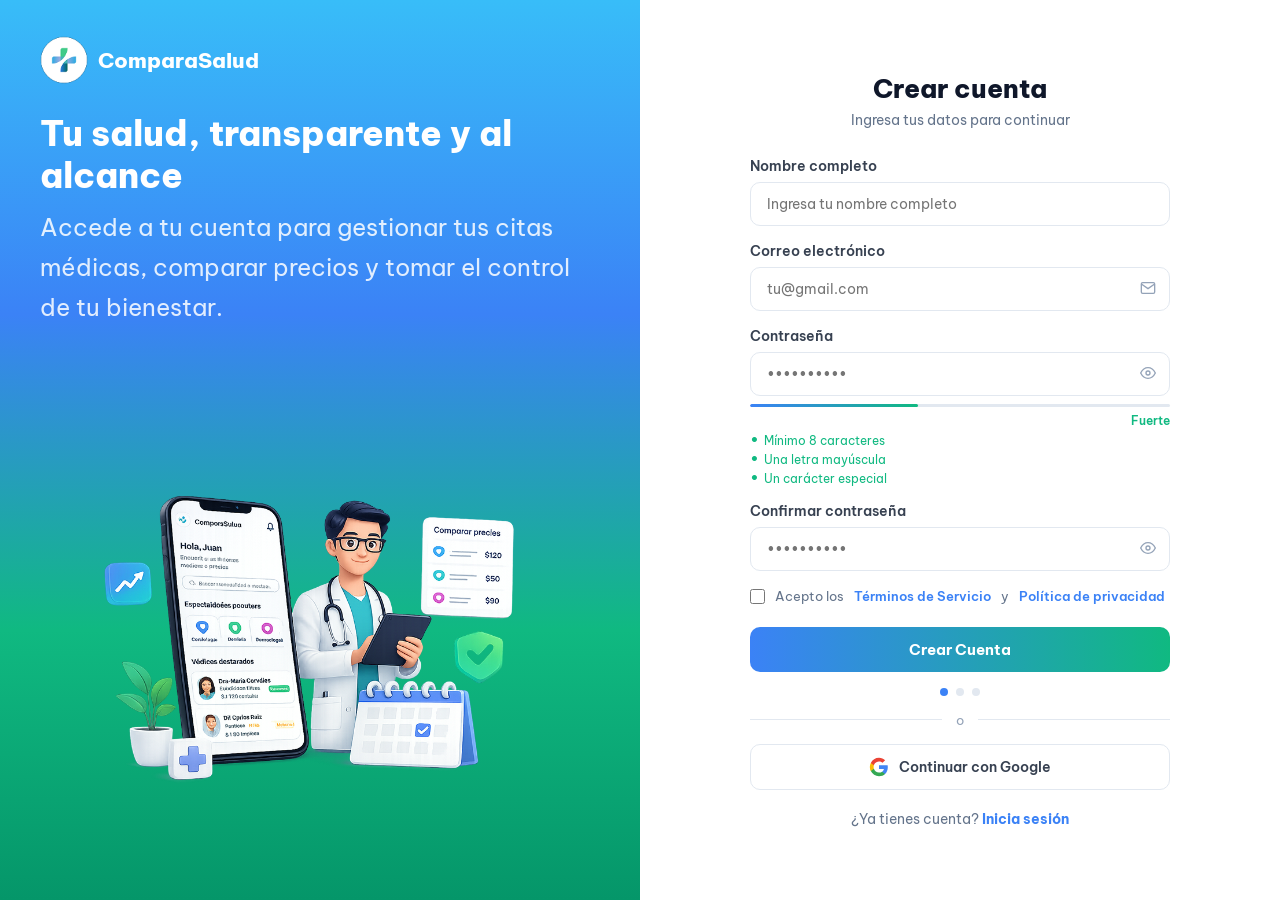
<file: pages/registro-2.html>
<!DOCTYPE html>
<html lang="es">
<head>
  <meta charset="UTF-8" />
  <meta name="viewport" content="width=device-width, initial-scale=1.0"/>
  <title>Crear Cuenta – ComparaSalud</title>
  <link rel="preconnect" href="https://fonts.googleapis.com">
  <link rel="preconnect" href="https://fonts.gstatic.com" crossorigin>
  <link href="https://fonts.googleapis.com/css2?family=Be+Vietnam+Pro:wght@400;500;600;700;800;900&display=swap" rel="stylesheet">
  <style>
    *, *::before, *::after { box-sizing: border-box; margin: 0; padding: 0; }

    body {
      font-family: 'Be Vietnam Pro', sans-serif;
      min-height: 100vh;
      display: flex;
      background: #F8FAFC;
    }

    /* ── Panel izquierdo ── */
    .auth-left {
      width: 50%;
      background: linear-gradient(180deg, #38BDF8 0%, #3B82F6 35%, #10B981 70%, #059669 100%);
      display: flex;
      flex-direction: column;
      padding: 36px 40px 0;
      position: relative;
      overflow: hidden;
      min-height: 100vh;
    }

    .auth-logo,
    .auth-left-title,
    .auth-left-desc,
    .auth-left-bottom {
      position: relative;
      z-index: 1;
    }

    .auth-logo {
      display: flex;
      align-items: center;
      gap: 10px;
      text-decoration: none;
      margin-bottom: 28px;
      z-index: 2;
    }
    .auth-logo img { height: 48px; width: auto; }
    .auth-logo span { font-weight: 800; font-size: 1.3rem; color: white; }

    .auth-left-title {
      font-size: 2.2rem;
      font-weight: 800;
      color: white;
      line-height: 1.2;
      margin-bottom: 12px;
    }

    .auth-left-desc {
      color: rgba(255,255,255,0.85);
      font-size: 1.5rem;
      line-height: 1.65;
      margin-bottom: 24px;
    }

    .auth-left-bottom {
      flex: 1;
      position: relative;
      display: flex;
      align-items: center;
      justify-content: center;
      margin-top: 0;
    }

    .auth-left-img {
      width: 100%;
      max-width: none;
      display: block;
      object-fit: contain;
      object-position: center;
    }

    /* ── Panel derecho ── */
    .auth-right {
      flex: 1;
      display: flex;
      align-items: center;
      justify-content: center;
      padding: 48px 60px;
      background: white;
      overflow-y: auto;
    }

    .auth-form-box {
      width: 100%;
      max-width: 420px;
    }

    .auth-form-box h1 {
      font-size: 1.6rem;
      font-weight: 800;
      color: #0F172A;
      margin-bottom: 6px;
      text-align: center;
    }

    .auth-form-subtitle {
      color: #64748B;
      font-size: 0.85rem;
      text-align: center;
      margin-bottom: 28px;
    }

    /* Campos */
    .form-group {
      margin-bottom: 16px;
      position: relative;
    }

    .form-group label {
      display: block;
      font-size: 0.85rem;
      font-weight: 600;
      color: #374151;
      margin-bottom: 7px;
    }

    .form-group input {
      width: 100%;
      padding: 12px 16px;
      border: 1.5px solid #E2E8F0;
      border-radius: 10px;
      font-family: 'Be Vietnam Pro', sans-serif;
      font-size: 0.9rem;
      color: #0F172A;
      background: white;
      transition: border-color 0.2s, box-shadow 0.2s;
      outline: none;
    }

    .form-group input:focus {
      border-color: #3B82F6;
      box-shadow: 0 0 0 3px rgba(59,130,246,0.1);
    }

    .input-icon {
      position: absolute;
      right: 14px;
      top: 38px;
      color: #94A3B8;
      cursor: pointer;
    }

    /* Barra de fortaleza */
    .password-strength {
      margin-top: 8px;
    }

    .strength-bar {
      height: 3px;
      background: #E2E8F0;
      border-radius: 2px;
      margin-bottom: 6px;
      overflow: hidden;
    }

    .strength-fill {
      height: 100%;
      width: 40%;
      background: linear-gradient(90deg, #3B82F6, #10B981);
      border-radius: 2px;
    }

    .strength-label {
      font-size: 0.72rem;
      color: #10B981;
      font-weight: 600;
      text-align: right;
      margin-bottom: 4px;
    }

    .strength-checks {
      display: flex;
      flex-direction: column;
      gap: 3px;
    }

    .strength-check {
      font-size: 0.72rem;
      color: #10B981;
      display: flex;
      align-items: center;
      gap: 5px;
    }

    .strength-check::before {
      content: '•';
      font-size: 1rem;
      line-height: 1;
    }

    /* Términos */
    .terms-label {
      display: flex;
      align-items: flex-start;
      gap: 10px;
      font-size: 0.8rem;
      color: #64748B;
      margin-bottom: 20px;
      cursor: pointer;
      line-height: 1.5;
    }

    .terms-label input[type="checkbox"] {
      width: 15px;
      height: 15px;
      margin-top: 2px;
      flex-shrink: 0;
      accent-color: #3B82F6;
    }

    .terms-label a {
      color: #3B82F6;
      font-weight: 600;
      text-decoration: none;
    }

    .btn-auth {
      width: 100%;
      padding: 13px;
      background: linear-gradient(90deg, #3B82F6 0%, #10B981 100%);
      color: white;
      border: none;
      border-radius: 10px;
      font-family: 'Be Vietnam Pro', sans-serif;
      font-size: 0.95rem;
      font-weight: 700;
      cursor: pointer;
      transition: opacity 0.2s;
      margin-bottom: 16px;
    }
    .btn-auth:hover { opacity: 0.88; }

    /* Dots navegación */
    .auth-dots {
      display: flex;
      justify-content: center;
      gap: 8px;
      margin-bottom: 16px;
    }

    .dot {
      width: 8px;
      height: 8px;
      border-radius: 50%;
      background: #E2E8F0;
    }
    .dot.active { background: #3B82F6; }

    .auth-divider {
      display: flex;
      align-items: center;
      gap: 14px;
      margin-bottom: 16px;
    }

    .auth-divider::before,
    .auth-divider::after {
      content: '';
      flex: 1;
      height: 1px;
      background: #E2E8F0;
    }

    .auth-divider span {
      font-size: 0.8rem;
      color: #94A3B8;
      white-space: nowrap;
    }

    .btn-google {
      width: 100%;
      padding: 12px;
      border: 1.5px solid #E2E8F0;
      border-radius: 10px;
      background: white;
      font-family: 'Be Vietnam Pro', sans-serif;
      font-size: 0.9rem;
      font-weight: 600;
      color: #374151;
      cursor: pointer;
      display: flex;
      align-items: center;
      justify-content: center;
      gap: 10px;
      transition: border-color 0.2s;
      margin-bottom: 20px;
    }
    .btn-google:hover { border-color: #CBD5E1; }
    .btn-google svg { width: 20px; height: 20px; }

    .auth-bottom-link {
      text-align: center;
      font-size: 0.85rem;
      color: #64748B;
    }

    .auth-bottom-link a {
      color: #3B82F6;
      font-weight: 700;
      text-decoration: none;
    }
    .auth-bottom-link a:hover { text-decoration: underline; }

    @media (max-width: 768px) {
      body { flex-direction: column; }
      .auth-left { width: 100%; min-height: auto; padding: 28px 24px; }
      .auth-left-bottom { min-height: 200px; }
      .auth-right { padding: 32px 24px; }
    }
  </style>
</head>
<body>

  <!-- Panel izquierdo -->
  <div class="auth-left">
    <a href="../index.html" class="auth-logo">
      <img src="../assets/icons/logo.png" alt="ComparaSalud" />
      <span>ComparaSalud</span>
    </a>

    <h2 class="auth-left-title">Tu salud, transparente y al alcance</h2>
    <p class="auth-left-desc">Accede a tu cuenta para gestionar tus citas médicas, comparar precios y tomar el control de tu bienestar.</p>

    <div class="auth-left-bottom">
      <img class="auth-left-img" src="../assets/images/doctor2.png" alt="Doctor ComparaSalud" />
    </div>
  </div>

  <!-- Panel derecho -->
  <div class="auth-right">
    <div class="auth-form-box">
      <h1>Crear cuenta</h1>
      <p class="auth-form-subtitle">Ingresa tus datos para continuar</p>

      <div class="form-group">
        <label>Nombre completo</label>
        <input type="text" placeholder="Ingresa tu nombre completo" />
      </div>

      <div class="form-group">
        <label>Correo electrónico</label>
        <input type="email" placeholder="tu@gmail.com" />
        <span class="input-icon">
          <svg width="16" height="16" viewBox="0 0 24 24" fill="none" stroke="currentColor" stroke-width="2">
            <path d="M4 4h16c1.1 0 2 .9 2 2v12c0 1.1-.9 2-2 2H4c-1.1 0-2-.9-2-2V6c0-1.1.9-2 2-2z"/>
            <polyline points="22,6 12,13 2,6"/>
          </svg>
        </span>
      </div>

      <div class="form-group">
        <label>Contraseña</label>
        <input type="password" placeholder="••••••••••" id="pwd" />
        <span class="input-icon" onclick="togglePwd('pwd')">
          <svg width="16" height="16" viewBox="0 0 24 24" fill="none" stroke="currentColor" stroke-width="2">
            <path d="M1 12s4-8 11-8 11 8 11 8-4 8-11 8-11-8-11-8z"/>
            <circle cx="12" cy="12" r="3"/>
          </svg>
        </span>
        <div class="password-strength">
          <div class="strength-bar"><div class="strength-fill"></div></div>
          <div class="strength-label">Fuerte</div>
          <div class="strength-checks">
            <span class="strength-check">Mínimo 8 caracteres</span>
            <span class="strength-check">Una letra mayúscula</span>
            <span class="strength-check">Un carácter especial</span>
          </div>
        </div>
      </div>

      <div class="form-group">
        <label>Confirmar contraseña</label>
        <input type="password" placeholder="••••••••••" id="pwd2" />
        <span class="input-icon" onclick="togglePwd('pwd2')">
          <svg width="16" height="16" viewBox="0 0 24 24" fill="none" stroke="currentColor" stroke-width="2">
            <path d="M1 12s4-8 11-8 11 8 11 8-4 8-11 8-11-8-11-8z"/>
            <circle cx="12" cy="12" r="3"/>
          </svg>
        </span>
      </div>

      <label class="terms-label">
        <input type="checkbox" />
        Acepto los <a href="#">Términos de Servicio</a> y <a href="#">Política de privacidad</a>
      </label>

      <button class="btn-auth" onclick="window.location.href='dashboard.html'">
  Crear Cuenta
</button>

      <div class="auth-dots">
        <div class="dot active"></div>
        <div class="dot"></div>
        <div class="dot"></div>
      </div>

      <div class="auth-divider"><span>o</span></div>

      <button class="btn-google">
        <svg viewBox="0 0 24 24" xmlns="http://www.w3.org/2000/svg">
          <path d="M22.56 12.25c0-.78-.07-1.53-.2-2.25H12v4.26h5.92c-.26 1.37-1.04 2.53-2.21 3.31v2.77h3.57c2.08-1.92 3.28-4.74 3.28-8.09z" fill="#4285F4"/>
          <path d="M12 23c2.97 0 5.46-.98 7.28-2.66l-3.57-2.77c-.98.66-2.23 1.06-3.71 1.06-2.86 0-5.29-1.93-6.16-4.53H2.18v2.84C3.99 20.53 7.7 23 12 23z" fill="#34A853"/>
          <path d="M5.84 14.09c-.22-.66-.35-1.36-.35-2.09s.13-1.43.35-2.09V7.07H2.18C1.43 8.55 1 10.22 1 12s.43 3.45 1.18 4.93l2.85-2.22.81-.62z" fill="#FBBC05"/>
          <path d="M12 5.38c1.62 0 3.06.56 4.21 1.64l3.15-3.15C17.45 2.09 14.97 1 12 1 7.7 1 3.99 3.47 2.18 7.07l3.66 2.84c.87-2.6 3.3-4.53 6.16-4.53z" fill="#EA4335"/>
        </svg>
        Continuar con Google
      </button>

      <div class="auth-bottom-link">
        ¿Ya tienes cuenta? <a href="login.html">Inicia sesión</a>
      </div>
    </div>
  </div>

  <script>
    function togglePwd(id) {
      const input = document.getElementById(id);
      input.type = input.type === 'password' ? 'text' : 'password';
    }
  </script>

</body>
</html>
</file>
<file: assets/css/variables.css>
/* ============================================
   VARIABLES GLOBALES — CompararSalud
   ============================================ */
@import url('https://fonts.googleapis.com/css2?family=Be+Vietnam+Pro:wght@400;500;600;700;800;900&display=swap');

:root {
  /* Colores principales */
  --primary:       #3B82F6;
  --primary-dark:  #2563EB;
  --accent:        #10B981;
  --purple:        #7C3AED;
  --orange:        #F59E0B;

  /* Textos */
  --text-dark:  #0F172A;
  --text-mid:   #334155;
  --text-soft:  #64748B;

  /* Fondos y bordes */
  --border:    #E2E8F0;
  --bg-light:  #F1F5F9;
  --white:     #ffffff;

  /* Gradientes */
  --gradient-brand:   linear-gradient(135deg, #06B6D4 0%, #3B82F6 50%, #10B981 100%);
  --gradient-pricing: linear-gradient(160deg, #38BDF8 0%, #3B82F6 40%, #10B981 100%);
  --gradient-trust:   linear-gradient(160deg, #06B6D4 0%, #059669 100%);

  /* Tipografía */
  --font: 'Be Vietnam Pro', sans-serif;

  /* Espaciado */
  --section-pad: 80px 6%;
  --max-w: 1180px;
}

/* ── RESET ── */
*, *::before, *::after { margin: 0; padding: 0; box-sizing: border-box; }

html { scroll-behavior: smooth; }

body {
  font-family: var(--font);
  color: var(--text-dark);
  background: var(--white);
  line-height: 1.6;
  -webkit-font-smoothing: antialiased;
}

img { display: block; max-width: 100%; }
a  { text-decoration: none; }
ul { list-style: none; }
button { font-family: var(--font); cursor: pointer; border: none; }
</file>
<file: assets/css/main.css>
/* NAVBAR*/
.navbar {
  display: flex;
  align-items: center;
  justify-content: space-between;
  padding: 0 6%;
  height: 68px;
  background: var(--white);
  border-bottom: 1px solid var(--border);
  position: sticky;
  top: 0;
  z-index: 100;
}

.nav-logo {
  display: flex;
  align-items: center;
  gap: 8px;
  font-weight: 700;
  font-size: 1rem;
  color: var(--text-dark);
}

.nav-logo img { height: 42px; width: auto; }

.nav-links { display: flex; gap: 36px; }

.nav-links a {
  color: var(--text-mid);
  font-size: 0.9rem;
  font-weight: 500;
  transition: color 0.2s;
  text-decoration: none;
}
.nav-links a:hover { color: var(--primary); }

.nav-actions { display: flex; gap: 10px; }

/* ── BOTONES GLOBALES ── */
.btn {
  padding: 9px 22px;
  border-radius: 8px;
  font-size: 0.875rem;
  font-weight: 600;
  transition: all 0.2s;
  display: inline-block;
  text-align: center;
  line-height: 1;
  cursor: pointer;
}

.btn--outline {
  border: 1.5px solid var(--border);
  background: transparent;
  color: var(--text-mid);
}
.btn--outline:hover { border-color: var(--primary); color: var(--primary); }

/* Registrarse */
.btn--primary {
  background: linear-gradient(90deg, #3B82F6 0%, #10B981 100%);
  color: var(--white);
  border: none;
}
.btn--primary:hover { opacity: 0.88; }

/* Botón hero CTA */
.btn--cta {
  background: linear-gradient(90deg, #3B82F6 0%, #10B981 100%);
  color: var(--white);
  padding: 13px 28px;
  border-radius: 10px;
  font-size: 0.95rem;
  font-weight: 700;
  border: none;
  display: inline-block;
  text-decoration: none;
  transition: opacity 0.2s;
}
.btn--cta:hover { opacity: 0.88; }

/* Botón "Explora lo que ofrecemos" */
.btn--cta-teal {
  background: linear-gradient(90deg, #3B82F6 0%, #10B981 100%);
  color: white;
  padding: 12px 24px;
  border-radius: 8px;
  font-weight: 700;
  font-size: 0.9rem;
  display: inline-flex;
  align-items: center;
  gap: 6px;
  text-decoration: none;
  border: none;
  cursor: pointer;
  transition: opacity 0.2s;
}
.btn--cta-teal:hover { opacity: 0.88; }

/* HERO WRAPPER */
.hero-wrapper {
  background: linear-gradient(135deg, #EFF6FF 0%, #F0FDF4 100%);
  width: 100%;
}

.hero {
  display: flex;
  align-items: center;
  justify-content: space-between;
  padding: 64px 6% 56px;
  max-width: var(--max-w);
  margin: 0 auto;
  gap: 32px;
}

.hero-content { max-width: 480px; }

.hero-content h1 {
  font-size: clamp(2rem, 3.5vw, 2.8rem);
  font-weight: 800;
  line-height: 1.18;
  color: var(--text-dark);
  margin-bottom: 18px;
}

/* "doctores, precios y citas" */
.hero-content h1 .highlight {
  background: linear-gradient(90deg, #3B82F6 0%, #10B981 100%);
  -webkit-background-clip: text;
  -webkit-text-fill-color: transparent;
  background-clip: text;
}

.hero-content p {
  color: var(--text-soft);
  font-size: 0.95rem;
  margin-bottom: 28px;
  max-width: 400px;
  line-height: 1.65;
}

.hero-stats { display: flex; gap: 40px; margin-top: 36px; }

.stat strong {
  display: block;
  font-size: 1.5rem;
  font-weight: 800;
  color: var(--primary);
}

.stat span { font-size: 0.78rem; color: var(--text-soft); }

/* Hero visual */
.hero-visual {
  flex-shrink: 0;
  position: relative;
  width: 420px;
  padding: 24px 28px 60px 0;
}

.hero-visual .hero-img {
  width: 100%;
  border-radius: 20px;
  object-fit: cover;
  display: block;
}

.hero-badge {
  position: absolute;
  background: white;
  border-radius: 12px;
  padding: 10px 14px;
  box-shadow: 0 6px 24px rgba(0,0,0,0.12);
  display: flex;
  align-items: center;
  gap: 9px;
  font-size: 0.78rem;
  font-weight: 600;
  color: var(--text-mid);
  white-space: nowrap;
  z-index: 2;
}

.hero-badge.top-right { top: 10px; right: 0; }

.hero-badge.bottom-left {
  bottom: 12px;
  left: -20px;
  background: linear-gradient(120deg, #3B82F6 0%, #10B981 100%);
  color: white;
  padding: 13px 20px;
  gap: 12px;
  border-radius: 14px;
}

.hero-badge .badge-icon {
  width: 28px;
  height: 28px;
  background: rgba(59,130,246,0.12);
  border-radius: 7px;
  display: grid;
  place-items: center;
  font-size: 0.95rem;
  flex-shrink: 0;
}
.hero-badge.bottom-left .badge-icon { background: rgba(255,255,255,0.2); }
.badge-text-small { font-size: 0.68rem; opacity: 0.85; font-weight: 400; margin-top: 2px; }

/* BENEFITS*/
.benefits {
  background: var(--bg-light);
  padding: var(--section-pad);
  text-align: center;
  width: 100%;
}

.section-title {
  font-size: clamp(1.7rem, 3vw, 2.2rem);
  font-weight: 800;
  margin-bottom: 10px;
}

.section-sub {
  color: var(--text-soft);
  font-size: 0.95rem;
  max-width: 520px;
  margin: 0 auto 52px;
  line-height: 1.65;
}

.benefits-grid {
  display: grid;
  grid-template-columns: repeat(3, 1fr);
  gap: 22px;
  max-width: var(--max-w);
  margin: 0 auto;
}

.benefit-card {
  background: white;
  border-radius: 18px;
  padding: 36px 28px;
  text-align: left;
  border: 1px solid var(--border);
  transition: box-shadow 0.25s;
}
.benefit-card:hover { box-shadow: 0 8px 28px rgba(59,130,246,0.1); }

.benefit-icon {
  width: 52px;
  height: 52px;
  border-radius: 14px;
  display: grid;
  place-items: center;
  margin-bottom: 22px;
}
.benefit-icon img { width: 40px; height: 40px; object-fit: contain; }

.benefit-card h3 { font-size: 1rem; font-weight: 700; margin-bottom: 10px; }

.benefit-card > p {
  color: var(--text-soft);
  font-size: 0.875rem;
  margin-bottom: 18px;
  line-height: 1.6;
}

.check-list li {
  font-size: 0.84rem;
  color: var(--text-mid);
  display: flex;
  align-items: center;
  gap: 8px;
  margin-bottom: 7px;
  list-style: none;
}
.check-list li::before {
  content: '✓';
  color: var(--accent);
  font-weight: 700;
  font-size: 0.9rem;
  flex-shrink: 0;
}

/* AUDIENCE*/
.audience {
  padding: var(--section-pad);
  background: var(--white);
  width: 100%;
}

.audience-inner {
  max-width: var(--max-w);
  margin: 0 auto;
  display: flex;
  flex-direction: column;
  gap: 88px;
}

.audience-row { display: flex; align-items: center; gap: 72px; }
.audience-row.reverse { flex-direction: row-reverse; }

.audience-text { flex: 1; }

.audience-text h2 {
  font-size: clamp(1.6rem, 2.8vw, 2rem);
  font-weight: 800;
  margin-bottom: 14px;
}

/* "pacientes" — gradiente azul→verde igual que doctores */
.audience-text h2 .green {
  background: linear-gradient(90deg, #3B82F6 0%, #10B981 100%);
  -webkit-background-clip: text;
  -webkit-text-fill-color: transparent;
  background-clip: text;
}

/* "doctores y empresas" — gradiente azul→verde */
.audience-text h2 .blue {
  background: linear-gradient(90deg, #3B82F6 0%, #10B981 100%);
  -webkit-background-clip: text;
  -webkit-text-fill-color: transparent;
  background-clip: text;
}

.audience-text > p {
  color: var(--text-soft);
  font-size: 0.92rem;
  margin-bottom: 32px;
  max-width: 420px;
  line-height: 1.65;
}

.feature-item { margin-bottom: 22px; }

.feature-item h4 {
  font-weight: 700;
  font-size: 0.95rem;
  margin-bottom: 4px;
  color: #1E1B4B;
}

.feature-item p { color: var(--text-soft); font-size: 0.86rem; line-height: 1.55; }

.audience-visual {
  flex: 1;
  display: flex;
  align-items: center;
  justify-content: center;
}
.audience-visual img { max-width: 380px; width: 100%; object-fit: contain; }

.visual-stack { display: flex; flex-direction: column; align-items: center; gap: 20px; }

.visual-stack .doctor-img {
  width: 190px;
  height: 190px;
  border-radius: 50%;
  object-fit: cover;
  object-position: top;
}

.visual-stack .clinic-img { max-width: 270px; object-fit: contain; }

/* CATEGORIES*/
.categories {
  background: var(--white);
  padding: var(--section-pad);
  text-align: center;
  width: 100%;
}

.cat-grid {
  display: grid;
  grid-template-columns: repeat(3, 1fr);
  gap: 16px;
  max-width: 860px;
  margin: 0 auto;
  grid-auto-rows: 260px; 
}

/* ── Contenedor flip ── */
.cat-card {
  background: white;
  border-radius: 18px;
  padding: 28px 22px 0px;
  text-align: center;
  border: 1px solid var(--border);
  cursor: pointer;
  transition: box-shadow 0.2s, border-color 0.2s;
  display: flex;
  flex-direction: column;
  align-items: center;
  min-height: 220px;
  overflow: hidden;
  position: relative;
  box-shadow: 0 4px 16px rgba(0, 0, 0, 0.08);
}

.cat-card.cat-card-flip {
  background: transparent;
  border: none;
  box-shadow: none;
  padding: 0;
  min-height: 260px; 
  perspective: 1000px;
}

.cat-card-flip-inner {
  position: relative;
  width: 100%;
  height: 260px;
  transform-style: preserve-3d;
  transition: transform 0.58s cubic-bezier(0.4, 0.2, 0.2, 1);
  border-radius: 18px;
}


.cat-card.cat-card-flip:hover .cat-card-flip-inner {
  transform: rotateY(180deg);
}

/* Frente */
.cat-card-front {
  position: absolute;
  inset: 0;
  backface-visibility: hidden;
  -webkit-backface-visibility: hidden;
  border-radius: 18px;
  border: 1px solid var(--border);
  background: white;
  display: flex;
  flex-direction: column;
  align-items: center;
  padding: 28px 22px 0;
  box-shadow: 0 4px 16px rgba(0, 0, 0, 0.08);
  overflow: hidden;
}

/* Dorso */
.cat-card-back {
  position: absolute;
  inset: 0;
  backface-visibility: hidden;
  -webkit-backface-visibility: hidden;
  transform: rotateY(180deg);
  border-radius: 18px;
  border: 1px solid #BFDBFE;
  background: #DBEAFE;
  display: flex;
  flex-direction: column;
  align-items: center;
  justify-content: center;
  padding: 28px 24px;
  box-shadow: 0 4px 20px rgba(59, 130, 246, 0.15);
  text-align: center;
}

.cat-card-back h3 {
  font-size: 1.05rem;
  font-weight: 700;
  color: #1E40AF;
  margin-bottom: 14px;
  line-height: 1.3;
}

.cat-card-back p {
  font-size: 0.84rem;
  color: #1E3A8A;
  line-height: 1.65;
}

.cat-icon-wrap {
  width: 44px;
  height: 44px;
  border-radius: 50%;
  background: #EEF2FF;
  display: flex;
  align-items: center;
  justify-content: center;
  margin-bottom: 16px;
  flex-shrink: 0;
}
.cat-icon-wrap img {
  width: 22px;
  height: 22px;
  object-fit: contain;
}

.cat-card-front h3 {
  font-size: 1.1rem;
  font-weight: 600;
  color: var(--text-dark);
  line-height: 1.4;
  margin-bottom: 14px;
  text-align: center;
}

/* Flecha  */
.cat-arrow-wrap {
  position: absolute;
  bottom: 0;
  left: 0;
  right: 0;
  width: 100%;
  height: 100px;
  margin: 0;
  overflow: visible;
}

.cat-arrow-img {
  width: 100%;
  height: 100px;
  display: block;
  object-fit: contain;
  transform: translateY(-15px);
}

/* ── Explore card ── */
.cat-card.explore {
  height: 260px; /* ← mismo valor */
  background: #EFF6FF;
  border-color: #BFDBFE;
  align-items: flex-start;
  text-align: left;
  padding: 28px 22px 0;
  box-shadow: 0 4px 16px rgba(59, 130, 246, 0.1);
}

.cat-card.explore:hover {
  box-shadow: 0 8px 28px rgba(59, 130, 246, 0.18);
  border-color: #93C5FD;
}

.cat-card.explore h3 {
  color: var(--primary);
  font-size: 1rem;
  font-weight: 700;
  text-align: left;
  margin-bottom: 8px;
}

.cat-card.explore p {
  font-size: 0.78rem;
  color: var(--text-soft);
  margin-bottom: 10px;
  line-height: 1.5;
  text-align: left;
}

.explore-arrow-wrap {
  position: absolute;
  bottom: 0;
  left: 0;
  right: 0;
  width: 100%;
  height: 100px;
  overflow: visible;
}

.cat-explore-icon {
  position: absolute;
  right: 4px;
  bottom: 6px;
  width: 36px;
  height: 36px;
  border-radius: 50%;
  border: 1.5px solid var(--primary);
  display: grid;
  place-items: center;
  color: var(--primary);
  background: white;
  flex-shrink: 0;
}

/* ══ RESPONSIVE ══ */
@media (max-width: 900px) {
  .cat-grid { grid-template-columns: repeat(2, 1fr); }
}
 

.pricing-trust-wrapper {
  background: linear-gradient(170deg, #38BDF8 0%, #3B82F6 35%, #10B981 72%, #059669 100%);
  width: 100%;
}

/* ── PRICING ── */
.pricing {
  background: transparent;
  padding: var(--section-pad);
  text-align: center;
  width: 100%;
}

.pricing .section-title { color: white; }
.pricing .section-sub   { color: rgba(255,255,255,0.88); margin-bottom: 48px; }

.pricing-grid {
  display: grid;
  grid-template-columns: repeat(3, 1fr);
  gap: 20px;
  max-width: 900px;
  margin: 0 auto;
}

.price-card {
  background: white;
  border-radius: 18px;
  padding: 30px 26px;
  text-align: left;
}

.plan-label {
  font-size: 0.7rem;
  font-weight: 700;
  text-transform: uppercase;
  letter-spacing: 0.1em;
  color: var(--text-soft);
  margin-bottom: 6px;
}

.price {
  font-size: 2.6rem;
  font-weight: 800;
  line-height: 1.1;
  margin-bottom: 20px;
  color: var(--text-dark);
}
.price sup { font-size: 1.2rem; vertical-align: super; }
.price.orange { color: var(--orange); }
.price.purple { color: var(--purple); }

.price-features { margin-bottom: 24px; }

.price-features li {
  font-size: 0.84rem;
  color: var(--text-mid);
  display: flex;
  align-items: center;
  gap: 8px;
  margin-bottom: 9px;
  list-style: none;
}
.price-features li::before {
  content: '✓';
  color: var(--accent);
  font-weight: 700;
  flex-shrink: 0;
}

.btn-plan {
  display: block;
  width: 100%;
  padding: 13px;
  border-radius: 10px;
  font-weight: 700;
  font-size: 0.9rem;
  transition: opacity 0.2s;
  cursor: pointer;
  border: none;
  font-family: var(--font);
}
.btn-plan:hover { opacity: 0.85; }
.btn-plan.dark   { background: var(--text-dark); color: white; }
.btn-plan.orange { background: var(--orange); color: white; }
.btn-plan.purple { background: var(--purple); color: white; }

.trust {
  background: transparent;
  padding: 0 6% 64px;
  text-align: center;
  width: 100%;
}

.trust-label {
  font-size: 0.88rem;
  font-weight: 600;
  color: rgba(255,255,255,0.9);
  margin-bottom: 28px;
  display: flex;
  align-items: center;
  justify-content: center;
  gap: 14px;
}

.trust-label::before,
.trust-label::after {
  content: '';
  display: block;
  width: 80px;
  height: 1px;
  background: rgba(255,255,255,0.45);
}

.trust-badges {
  display: flex;
  justify-content: center;
  align-items: center;
  gap: 36px;
  flex-wrap: wrap;
}

.trust-badges img {
  height: 72px;
  width: 72px;
  object-fit: contain;
  opacity: 0.9;
}

/*FOOTER*/
.footer {
  background: #0F172A;
  padding: 22px 6%;
  width: 100%;
}

.footer-inner {
  max-width: var(--max-w);
  margin: 0 auto;
  display: flex;
  align-items: center;
  justify-content: space-between;
}

.footer-logo {
  display: flex;
  align-items: center;
  gap: 8px;
  color: white;
  font-weight: 700;
  font-size: 0.95rem;
  text-decoration: none;
}

.footer-logo img { height: 40px; width: auto; }

.footer-copy { color: rgba(255,255,255,0.4); font-size: 0.78rem; }

/* RESPONSIVE*/
@media (max-width: 900px) {
  .benefits-grid,
  .pricing-grid          { grid-template-columns: 1fr; }
  .cat-grid              { grid-template-columns: repeat(2, 1fr); }
  .audience-row,
  .audience-row.reverse  { flex-direction: column; }
  .hero                  { flex-direction: column; padding: 40px 5%; }
  .hero-visual           { width: 100%; max-width: 360px; }
  .nav-links             { display: none; }
  .footer-inner          { flex-direction: column; gap: 8px; text-align: center; }
}
</file>
<file: assets/css/dashboard.css>
*{
    margin:0;
    padding:0;
    box-sizing:border-box;
}

body{
    font-family:'Be Vietnam Pro', sans-serif;
    background:#F5F7FB;
    color:#151B4F;
}

.container{
    width:100%;
}

/* =========================
   NAVBAR
========================= */

.dashboard-navbar{
    height:72px;
    background:white;
    border-bottom:1px solid #E2E8F0;
    display:flex;
    align-items:center;
    justify-content:space-between;
    padding:0 72px;
}

.dashboard-left{
    display:flex;
    align-items:center;
    gap:42px;
}

.dashboard-logo{
    display:flex;
    align-items:center;
    gap:10px;
    text-decoration:none;
}

.dashboard-logo img{
    width:38px;
}

.dashboard-logo span{
    font-size:1rem;
    font-weight:800;
    color:#1E1B4B;
}

.dashboard-menu{
    display:flex;
    gap:32px;
}

.dashboard-menu a{
    text-decoration:none;
    color:#334155;
    font-size:.92rem;
    font-weight:500;
}

.dashboard-right{
    display:flex;
    align-items:center;
    gap:18px;
}

.nav-circle{
    width:36px;
    height:36px;
    border-radius:50%;
    border:1px solid #E2E8F0;
    display:flex;
    align-items:center;
    justify-content:center;
    background:white;
    color:#334155;
}

.profile-wrapper{
    position:relative;
}

.profile-box{
    display:flex;
    align-items:center;
    gap:10px;
    cursor:pointer;
}

.profile-box img{
    width:40px;
    height:40px;
    border-radius:50%;
    object-fit:cover;
}

.profile-info strong{
    display:block;
    font-size:.92rem;
    color:#1E1B4B;
}

.profile-info span{
    font-size:.74rem;
    color:#64748B;
}

.profile-arrow{
    font-size:.8rem;
    color:#64748B;
}

.profile-dropdown{
    position:absolute;
    top:58px;
    right:0;
    width:220px;
    background:white;
    border-radius:16px;
    border:1px solid #E2E8F0;
    box-shadow:0 14px 40px rgba(0,0,0,.08);
    padding:10px 0;
    display:none;
    z-index:999;
}

.profile-wrapper.active .profile-dropdown{
    display:block;
}

.profile-dropdown a{
    display:flex;
    align-items:center;
    gap:12px;
    padding:13px 18px;
    text-decoration:none;
    color:#334155;
    font-size:.9rem;
    transition:.2s;
}

.profile-dropdown a:hover{
    background:#F8FAFC;
}

/* =========================
   HERO
========================= */

.hero{
    background:linear-gradient(100deg,#2563EB 0%, #10B981 100%);
    height:540px;
    position:relative;
    overflow:visible;
    z-index:1;
}

.hero-inner{
    width:100%;
    padding:40px 72px 0;
    display:flex;
    justify-content:space-between;
}

.hero-left{
    width:580px;
    padding-top:10px;
}

.hero-welcome{
    color:white;
    font-size:.95rem;
    margin-bottom:18px;
    font-weight:500;
}

.hero-title{
    color:white;
    font-size:2.6rem;
    line-height:1.1;
    font-weight:800;
    margin-bottom:18px;
}

.hero-sub{
    color:rgba(255,255,255,.9);
    line-height:1.7;
    max-width:520px;
    margin-bottom:24px;
    font-size:.95rem;
}

.hero-search{
    width:700px;
    background:white;
    border-radius:18px;
    padding:16px 20px;
    box-shadow:0 10px 24px rgba(0,0,0,.12);
    position:relative;
    z-index:5;
    margin-bottom:12px;
}
.search-grid{
    display:grid;
    grid-template-columns:1fr 1fr 1fr 120px;
    gap:10px;
}

.search-grid select,
.search-grid input{
    height:44px;
    border:1px solid #E2E8F0;
    border-radius:10px;
    padding:0 12px;
    font-family:'Be Vietnam Pro',sans-serif;
    color:#64748B;
    outline:none;
    font-size:.88rem;
}

.search-grid button{
    height:44px;
    border:none;
    border-radius:10px;
    background:linear-gradient(90deg,#2563EB 0%, #10B981 100%);
    color:white;
    font-weight:700;
    cursor:pointer;
    font-family:'Be Vietnam Pro',sans-serif;
    font-size:.9rem;
}

.hero-location{
    color:white;
    font-size:.78rem;
    margin-top:10px;
}

.hero-location a{
    color:white;
    margin-left:14px;
    font-weight:700;
    text-decoration:none;
}

.hero-right img{
    width:520px;
    object-fit:contain;
    margin-top:-10px;
}

/* =========================
   FLOAT BAR
========================= */

.float-bar{
    width:calc(100% - 144px);
    max-width:1296px;
    background:white;
    border-radius:22px;
    box-shadow:0 10px 32px rgba(0,0,0,.10);
    position:absolute;
    left:50%;
    transform:translateX(-50%);
    bottom:-44px;
    padding:22px 28px;
    display:grid;
    grid-template-columns:repeat(4,1fr);
    z-index:10;
}
.float-item{
    display:flex;
    align-items:center;
    gap:14px;
    padding:0 20px;
}

.float-item:not(:last-child){
    border-right:1px solid #E2E8F0;
}

.float-icon{
    width:38px;
    height:38px;
    flex-shrink:0;
    border-radius:50%;
    background:#EEF2FF;
    display:flex;
    align-items:center;
    justify-content:center;
    font-size:.9rem;
}

.float-item strong{
    display:block;
    font-size:.84rem;
    color:#1E1B4B;
}

.float-item span{
    font-size:.74rem;
    color:#64748B;
}

/* =========================
   LAYOUT WRAPPER — alinea todo el contenido
========================= */

.page-body{
    width:100%;
    max-width:1440px;
    margin:0 auto;
    padding:0 72px;
}

/* Espacio superior para compensar el float-bar que sobresale del hero */
.page-body > *:first-child{
    margin-top:72px;
}

/* =========================
   CONTENT (secciones internas)
========================= */

.dashboard-content{
    width:100%;
}

.section{
    margin-bottom:52px;
}

.section-header{
    display:flex;
    justify-content:space-between;
    align-items:center;
    margin-bottom:28px;
}

.section-header h2{
    font-size:1.8rem;
    color:#1E1B4B;
    font-weight:800;
}

.section-header a{
    color:#2563EB;
    font-weight:700;
    text-decoration:none;
    font-size:.9rem;
    white-space:nowrap;
}

/* =========================
   ACTIONS SECTION
========================= */

.actions-section{
    margin-bottom:52px;
}

.actions-grid{
    display:grid;
    grid-template-columns:repeat(3,1fr);
    gap:18px;
}

.action-card{
    height:138px;
    border-radius:18px;
    padding:26px;
    display:flex;
    align-items:center;
    position:relative;
    overflow:hidden;
    cursor:pointer;
    transition:transform .15s, box-shadow .15s;
}

.action-card:hover{
    transform:translateY(-2px);
    box-shadow:0 8px 24px rgba(0,0,0,.08);
}

.blue-action  { background:#EEF6FC; }
.green-action { background:#EEF8F4; }
.purple-action{ background:#F4ECFB; }

.action-icon{
    width:72px;
    height:72px;
    border-radius:50%;
    background:white;
    display:flex;
    align-items:center;
    justify-content:center;
    margin-right:18px;
    flex-shrink:0;
}

.action-icon img{
    width:40px;
    height:40px;
    object-fit:contain;
}

.action-content h3{
    font-size:1rem;
    font-weight:700;
    color:#1E1B4B;
    margin-bottom:6px;
}

.action-content p{
    font-size:.8rem;
    color:#64748B;
    line-height:1.45;
    max-width:220px;
}

.action-arrow{
    position:absolute;
    right:20px;
    width:32px;
    height:32px;
    border-radius:50%;
    background:white;
    display:flex;
    align-items:center;
    justify-content:center;
    color:#64748B;
    font-size:1.1rem;
    box-shadow:0 4px 10px rgba(0,0,0,.08);
}

/* =========================
   SPECIALTIES
========================= */

.specialties-grid{
    display:grid;
    grid-template-columns:repeat(6,1fr);
    gap:18px;
}

.specialty-card{
    background:white;
    border:1px solid #E2E8F0;
    border-radius:18px;
    padding:28px 18px;
    text-align:center;
    box-shadow:0 4px 12px rgba(0,0,0,.03);
    cursor:pointer;
    transition:box-shadow .15s;
}

.specialty-card:hover{
    box-shadow:0 8px 24px rgba(0,0,0,.08);
}

.specialty-card img{
    width:54px;
    height:54px;
    margin:0 auto 14px;
}

.specialty-card h4{
    color:#1E1B4B;
    font-size:.9rem;
    margin-bottom:6px;
}

.specialty-card p{
    color:#64748B;
    font-size:.74rem;
}

/* =========================
   APPOINTMENT
========================= */

.appointment-card{
    background:white;
    border:1px solid #E2E8F0;
    border-radius:18px;
    padding:26px 32px;
    display:flex;
    justify-content:space-between;
    align-items:center;
    gap:24px;
    box-shadow:0 4px 12px rgba(0,0,0,.03);
}

.appointment-left{
    display:flex;
    align-items:center;
    gap:24px;
}

.date-box{
    width:60px;
    text-align:center;
    border-right:1px solid #E2E8F0;
    padding-right:18px;
    flex-shrink:0;
}

.date-box span{
    font-size:.72rem;
    color:#64748B;
    font-weight:600;
    text-transform:uppercase;
}

.date-box strong{
    display:block;
    color:#2563EB;
    font-size:1.6rem;
    font-weight:800;
    line-height:1;
    margin:4px 0;
}

.doctor-info{
    display:flex;
    align-items:center;
    gap:16px;
}

.doctor-info img{
    width:60px;
    height:60px;
    border-radius:12px;
    object-fit:cover;
}

.doctor-info strong{
    font-size:.95rem;
    color:#1E1B4B;
}

.doctor-info p{
    font-size:.82rem;
    color:#64748B;
    margin:3px 0;
}

.doctor-info small{
    font-size:.74rem;
    color:#94A3B8;
}

.appointment-card > div > strong{
    font-size:.8rem;
    color:#94A3B8;
    text-transform:uppercase;
    letter-spacing:.04em;
}

.appointment-card > div > p{
    font-size:.9rem;
    color:#1E1B4B;
    margin-top:4px;
}

.appointment-buttons{
    display:flex;
    flex-direction:column;
    gap:10px;
    flex-shrink:0;
}

.appointment-buttons button{
    width:160px;
    height:40px;
    border-radius:10px;
    font-weight:700;
    cursor:pointer;
    font-family:'Be Vietnam Pro',sans-serif;
    font-size:.88rem;
}

.primary-btn{
    border:none;
    background:#2563EB;
    color:white;
}

.secondary-btn{
    border:1.5px solid #2563EB;
    background:white;
    color:#2563EB;
}

/* =========================
   SUGGESTED
========================= */

.suggest-grid{
    display:grid;
    grid-template-columns:repeat(4,1fr);
    gap:18px;
}

.suggest-card{
    background:white;
    border:1px solid #E2E8F0;
    border-radius:18px;
    padding:14px;
    box-shadow:0 4px 12px rgba(0,0,0,.03);
}

.suggest-image{
    width:100%;
    height:200px;
    object-fit:cover;
    object-position:center 20%;
    border-radius:12px;
    margin-bottom:12px;
}

.suggest-card h4{
    font-size:.95rem;
    color:#1E1B4B;
    margin-bottom:2px;
}

.suggest-card p{
    font-size:.82rem;
    color:#64748B;
}

.suggest-card small{
    font-size:.76rem;
    color:#94A3B8;
    display:block;
    margin-top:8px;
}

.suggest-card button{
    width:100%;
    height:40px;
    border:1.5px solid #2563EB;
    background:white;
    color:#2563EB;
    border-radius:10px;
    font-weight:700;
    margin-top:14px;
    font-family:'Be Vietnam Pro',sans-serif;
    font-size:.88rem;
    cursor:pointer;
}

/* =========================
   SERVICES  — fondo gris, flujo normal sin márgenes negativos
========================= */

.services-bg{
    background:#F1F5F9;
    padding:56px 0;
    margin-top:0;   /* ← eliminados los márgenes negativos */
}

.services-bg .page-body{
    /* hereda el max-width y padding del page-body */
}

.services-grid{
    display:grid;
    grid-template-columns:repeat(6,1fr);
    gap:18px;
    margin-top:28px;
}

.service-card{
    background:white;
    border:1px solid #E2E8F0;
    border-radius:16px;
    padding:28px 14px;
    text-align:center;
    box-shadow:0 4px 12px rgba(0,0,0,.03);
    cursor:pointer;
}

.service-card img{
    width:50px;
    height:50px;
    margin:0 auto 14px;
    display:block;
}

.service-card h4{
    font-size:.88rem;
    color:#1E1B4B;
    margin-bottom:6px;
}

.service-card span{
    font-size:.8rem;
    color:#64748B;
}

/* =========================
   OFFERS
========================= */

.offers-grid{
    display:grid;
    grid-template-columns:repeat(3,1fr);
    gap:22px;
}

.offer-card{
    background:white;
    border:1px solid #E2E8F0;
    border-radius:18px;
    padding:16px;
    box-shadow:0 4px 12px rgba(0,0,0,.03);
}

.offer-image{
    width:100%;
    height:160px;   /* antes 120px */
    border-radius:12px;
    object-fit:cover;
    margin-bottom:14px;
}

.offer-card h4{
    font-size:.95rem;
    color:#1E1B4B;
    margin-bottom:6px;
}

.offer-card span{
    font-size:1.1rem;
    font-weight:700;
    color:#1E1B4B;
}

.offer-card button{
    width:100%;
    height:42px;
    border:none;
    border-radius:10px;
    background:linear-gradient(90deg,#2563EB 0%,#10B981 100%);
    color:white;
    font-weight:700;
    margin-top:14px;
    font-family:'Be Vietnam Pro',sans-serif;
    cursor:pointer;
}
</file>
<file: assets/css/citas.css>
/* =====================
   PAGE LAYOUT
===================== */
.citas-page {
  width: 100%;
  max-width: 1440px;
  margin: 0 auto;
  padding: 40px 72px 80px;
}

/* =====================
   PAGE HEADER
===================== */
.citas-page-header {
  display: flex;
  align-items: flex-start;
  justify-content: space-between;
  margin-bottom: 32px;
}

.citas-page-header h1 {
  font-size: 1.6rem;
  font-weight: 800;
  color: #1E1B4B;
  margin-bottom: 6px;
}

.citas-page-header p {
  font-size: .88rem;
  color: #64748B;
}

.btn-historial {
  display: flex;
  align-items: center;
  gap: 8px;
  border: 1.5px solid #E2E8F0;
  background: white;
  border-radius: 10px;
  padding: 10px 18px;
  font-family: 'Be Vietnam Pro', sans-serif;
  font-size: .86rem;
  font-weight: 600;
  color: #334155;
  cursor: pointer;
  white-space: nowrap;
  transition: border-color .15s;
}

.btn-historial:hover {
  border-color: #2563EB;
  color: #2563EB;
}

/* =====================
   STATS BAR
===================== */
.citas-stats {
  display: grid;
  grid-template-columns: repeat(4, 1fr);
  gap: 16px;
  margin-bottom: 28px;
}

.citas-stat-card {
  background: white;
  border: 1px solid #E2E8F0;
  border-radius: 16px;
  padding: 20px 24px;
  display: flex;
  align-items: center;
  gap: 16px;
  box-shadow: 0 4px 12px rgba(0,0,0,.03);
}

.citas-stat-icon {
  font-size: 1.3rem;
}

.citas-stat-icon.blue   { color: #2563EB; }
.citas-stat-icon.teal   { color: #0EA5E9; }
.citas-stat-icon.green  { color: #10B981; }
.citas-stat-icon.red    { color: #EF4444; }

.citas-stat-number {
  font-size: 1.8rem;
  font-weight: 800;
  color: #1E1B4B;
  line-height: 1;
}

.citas-stat-label {
  font-size: .78rem;
  color: #94A3B8;
  margin-top: 3px;
}

/* =====================
   FILTER TABS
===================== */
.citas-filter-row {
  display: flex;
  align-items: center;
  justify-content: space-between;
  margin-bottom: 24px;
  gap: 12px;
}

.citas-tabs {
  display: flex;
  gap: 8px;
}

.tab-btn {
  display: flex;
  align-items: center;
  gap: 6px;
  padding: 8px 18px;
  border-radius: 20px;
  border: 1.5px solid #E2E8F0;
  background: white;
  font-family: 'Be Vietnam Pro', sans-serif;
  font-size: .84rem;
  font-weight: 600;
  color: #64748B;
  cursor: pointer;
  transition: all .15s;
}

.tab-btn .tab-count {
  background: #F1F5F9;
  border-radius: 20px;
  padding: 1px 8px;
  font-size: .74rem;
  font-weight: 700;
}

.tab-btn.active {
  background: #2563EB;
  border-color: #2563EB;
  color: white;
}

.tab-btn.active .tab-count {
  background: rgba(255,255,255,.25);
  color: white;
}

.tab-btn:not(.active):hover {
  border-color: #2563EB;
  color: #2563EB;
}

.btn-filtros {
  display: flex;
  align-items: center;
  gap: 7px;
  padding: 8px 18px;
  border-radius: 10px;
  border: 1.5px solid #E2E8F0;
  background: white;
  font-family: 'Be Vietnam Pro', sans-serif;
  font-size: .84rem;
  font-weight: 600;
  color: #64748B;
  cursor: pointer;
  transition: border-color .15s;
}

.btn-filtros:hover {
  border-color: #2563EB;
  color: #2563EB;
}

/* =====================
   CITA CARDS LIST
===================== */
.citas-list {
  display: flex;
  flex-direction: column;
  gap: 16px;
}

.cita-list-card {
  background: white;
  border: 1px solid #E2E8F0;
  border-radius: 18px;
  padding: 24px 28px;
  box-shadow: 0 4px 12px rgba(0,0,0,.03);
  display: flex;
  align-items: center;
  gap: 20px;
  position: relative;
}

/* Doctor photo */
.cita-doctor-img {
  width: 80px;
  height: 80px;
  border-radius: 14px;
  object-fit: cover;
  object-position: top center;
  flex-shrink: 0;
}

/* Main content */
.cita-list-content {
  flex: 1;
  min-width: 0;
}

.cita-list-top {
  display: flex;
  align-items: center;
  gap: 12px;
  margin-bottom: 4px;
}

.cita-list-top h3 {
  font-size: 1rem;
  font-weight: 700;
  color: #1E1B4B;
}

/* Status badges */
.badge {
  padding: 3px 12px;
  border-radius: 20px;
  font-size: .74rem;
  font-weight: 700;
}

.badge-proxima    { background: #DBEAFE; color: #2563EB; }
.badge-confirmada { background: #D1FAE5; color: #059669; }
.badge-completada { background: #F1F5F9; color: #475569; }
.badge-cancelada  { background: #FEE2E2; color: #EF4444; }

.cita-especialidad {
  font-size: .82rem;
  color: #64748B;
  margin-bottom: 8px;
}

.cita-rating {
  display: flex;
  align-items: center;
  gap: 4px;
  font-size: .82rem;
  font-weight: 600;
  color: #1E1B4B;
  margin-bottom: 12px;
}

.cita-rating i {
  color: #F59E0B;
  font-size: .8rem;
}

/* Meta row: fecha / hora / ubicación */
.cita-list-meta {
  display: flex;
  align-items: center;
  gap: 32px;
}

.cita-meta-item {
  display: flex;
  flex-direction: column;
  gap: 2px;
}

.cita-meta-item .meta-label {
  font-size: .7rem;
  color: #94A3B8;
  font-weight: 500;
}

.cita-meta-item .meta-value {
  display: flex;
  align-items: center;
  gap: 6px;
  font-size: .82rem;
  color: #334155;
  font-weight: 500;
}

.cita-meta-item .meta-value i {
  color: #94A3B8;
  font-size: .78rem;
}

/* Action buttons */
.cita-list-actions {
  display: flex;
  gap: 8px;
  margin-top: 14px;
}

.cita-list-actions button,
.cita-list-actions .btn-action {
  padding: 8px 16px;
  border-radius: 8px;
  font-family: 'Be Vietnam Pro', sans-serif;
  font-size: .82rem;
  font-weight: 700;
  cursor: pointer;
  display: flex;
  align-items: center;
  gap: 6px;
  transition: opacity .15s;
}

.btn-ver-detalles {
  background: #2563EB;
  color: white;
  border: none;
}

.btn-reprogramar {
  background: white;
  color: #334155;
  border: 1.5px solid #E2E8F0;
}

.btn-cancelar {
  background: white;
  color: #EF4444;
  border: 1.5px solid #EF4444;
}

.btn-ver-resumen {
  background: white;
  color: #10B981;
  border: 1.5px solid #10B981;
}

.btn-reagendar {
  background: white;
  color: #334155;
  border: 1.5px solid #E2E8F0;
}

/* Right side: ID + price */
.cita-list-right {
  display: flex;
  flex-direction: column;
  align-items: flex-end;
  gap: 6px;
  flex-shrink: 0;
  align-self: flex-start;
}

.cita-id {
  font-size: .72rem;
  color: #94A3B8;
}

.cita-price {
  font-size: 1.1rem;
  font-weight: 800;
  color: #2563EB;
}

.cita-price.cancelled {
  color: #2563EB;
}

/* =====================
   FOOTER NOTE
===================== */
.citas-note {
  background: #F8FAFF;
  border: 1px solid #E2E8F0;
  border-radius: 14px;
  padding: 16px 24px;
  margin-top: 24px;
  font-size: .82rem;
  color: #64748B;
  text-align: center;
  line-height: 1.6;
}

.citas-note strong {
  color: #1E1B4B;
}
</file>
<file: assets/css/perfil.css>
/* =====================
   PAGE LAYOUT
===================== */
.perfil-page {
  width: 100%;
  max-width: 1440px;
  margin: 0 auto;
  padding: 40px 72px 80px;
}

/* =====================
   PROFILE HEADER CARD
===================== */
.profile-header-card {
  background: white;
  border: 1px solid #E2E8F0;
  border-radius: 20px;
  padding: 32px 36px;
  display: flex;
  align-items: center;
  justify-content: space-between;
  gap: 28px;
  box-shadow: 0 4px 16px rgba(0,0,0,.04);
  margin-bottom: 20px;
}

.profile-header-left {
  display: flex;
  align-items: center;
  gap: 28px;
}

.profile-avatar-wrap {
  position: relative;
  flex-shrink: 0;
}

.profile-avatar-wrap img {
  width: 100px;
  height: 100px;
  border-radius: 50%;
  object-fit: cover;
  border: 3px solid #EEF2FF;
}

.avatar-camera {
  position: absolute;
  bottom: 4px;
  right: 4px;
  width: 28px;
  height: 28px;
  border-radius: 50%;
  background: white;
  border: 1.5px solid #E2E8F0;
  display: flex;
  align-items: center;
  justify-content: center;
  font-size: .72rem;
  color: #64748B;
  cursor: pointer;
  box-shadow: 0 2px 6px rgba(0,0,0,.08);
}

.profile-header-info h2 {
  font-size: 1.3rem;
  font-weight: 800;
  color: #1E1B4B;
  display: flex;
  align-items: center;
  gap: 8px;
  margin-bottom: 4px;
}

.verified-badge {
  width: 22px;
  height: 22px;
  border-radius: 50%;
  background: #2563EB;
  display: inline-flex;
  align-items: center;
  justify-content: center;
  color: white;
  font-size: .65rem;
}

.profile-header-info .subtitle {
  font-size: .82rem;
  color: #64748B;
  margin-bottom: 12px;
}

.profile-contact-row {
  display: flex;
  align-items: center;
  gap: 20px;
  margin-bottom: 12px;
}

.profile-contact-row span {
  display: flex;
  align-items: center;
  gap: 6px;
  font-size: .82rem;
  color: #475569;
}

.profile-contact-row i {
  color: #2563EB;
  font-size: .8rem;
}

.profile-tags {
  display: flex;
  gap: 8px;
}

.tag {
  background: #F1F5F9;
  border-radius: 20px;
  padding: 4px 14px;
  font-size: .76rem;
  color: #475569;
  font-weight: 500;
}

.btn-share {
  display: flex;
  align-items: center;
  gap: 8px;
  background: #2563EB;
  color: white;
  border: none;
  border-radius: 12px;
  padding: 12px 22px;
  font-family: 'Be Vietnam Pro', sans-serif;
  font-size: .88rem;
  font-weight: 700;
  cursor: pointer;
  white-space: nowrap;
  flex-shrink: 0;
  transition: background .15s;
}

.btn-share:hover {
  background: #1D4ED8;
}

/* =====================
   STATS BAR
===================== */
.stats-card {
  background: white;
  border: 1px solid #E2E8F0;
  border-radius: 20px;
  padding: 24px 36px;
  display: grid;
  grid-template-columns: repeat(4, 1fr);
  box-shadow: 0 4px 16px rgba(0,0,0,.04);
  margin-bottom: 20px;
}

.stat-item {
  display: flex;
  align-items: center;
  gap: 16px;
  padding: 0 20px;
}

.stat-item:not(:last-child) {
  border-right: 1px solid #E2E8F0;
}

.stat-icon {
  width: 44px;
  height: 44px;
  border-radius: 12px;
  display: flex;
  align-items: center;
  justify-content: center;
  font-size: 1rem;
  flex-shrink: 0;
}

.stat-icon.blue   { background: #EEF2FF; color: #2563EB; }
.stat-icon.green  { background: #ECFDF5; color: #10B981; }
.stat-icon.purple { background: #F5F3FF; color: #7C3AED; }
.stat-icon.orange { background: #FFF7ED; color: #F97316; }

.stat-info .stat-label {
  font-size: .78rem;
  color: #64748B;
  margin-bottom: 2px;
}

.stat-info .stat-number {
  font-size: 1.5rem;
  font-weight: 800;
  color: #1E1B4B;
  line-height: 1;
  margin-bottom: 4px;
}

.stat-info a {
  font-size: .76rem;
  color: #2563EB;
  font-weight: 600;
  text-decoration: none;
}

/* =====================
   INFO CARDS GRID
===================== */
.info-cards-grid {
  display: grid;
  grid-template-columns: repeat(3, 1fr);
  gap: 20px;
  margin-bottom: 20px;
}

.info-card {
  background: white;
  border: 1px solid #E2E8F0;
  border-radius: 20px;
  padding: 28px 28px;
  box-shadow: 0 4px 16px rgba(0,0,0,.04);
}

.info-card-header {
  display: flex;
  align-items: center;
  justify-content: space-between;
  margin-bottom: 24px;
}

.info-card-title {
  display: flex;
  align-items: center;
  gap: 12px;
}

.info-card-title-icon {
  width: 36px;
  height: 36px;
  border-radius: 10px;
  display: flex;
  align-items: center;
  justify-content: center;
  font-size: .9rem;
}

.info-card-title-icon.blue  { background: #EEF2FF; color: #2563EB; }
.info-card-title-icon.red   { background: #FEF2F2; color: #EF4444; }
.info-card-title-icon.green { background: #ECFDF5; color: #10B981; }

.info-card-title h3 {
  font-size: 1rem;
  font-weight: 700;
  color: #1E1B4B;
}

.edit-btn {
  width: 32px;
  height: 32px;
  border-radius: 8px;
  border: 1px solid #E2E8F0;
  background: white;
  display: flex;
  align-items: center;
  justify-content: center;
  color: #64748B;
  font-size: .8rem;
  cursor: pointer;
}

.info-rows {
  display: flex;
  flex-direction: column;
  gap: 14px;
}

.info-row {
  display: flex;
  justify-content: space-between;
  align-items: flex-start;
  gap: 12px;
}

.info-row .row-label {
  font-size: .82rem;
  color: #94A3B8;
  flex-shrink: 0;
  min-width: 120px;
}

.info-row .row-value {
  font-size: .82rem;
  font-weight: 600;
  color: #1E1B4B;
  text-align: right;
}

.emergency-btn {
  width: 100%;
  padding: 11px;
  border: none;
  border-radius: 10px;
  background: #ECFDF5;
  color: #10B981;
  font-family: 'Be Vietnam Pro', sans-serif;
  font-size: .84rem;
  font-weight: 700;
  cursor: pointer;
  margin-top: 20px;
  transition: background .15s;
}

.emergency-btn:hover {
  background: #D1FAE5;
}

/* =====================
   SECTION CARDS (citas, historial)
===================== */
.section-card {
  background: white;
  border: 1px solid #E2E8F0;
  border-radius: 20px;
  padding: 28px 28px;
  box-shadow: 0 4px 16px rgba(0,0,0,.04);
  margin-bottom: 20px;
}

.section-card-header {
  display: flex;
  align-items: center;
  justify-content: space-between;
  margin-bottom: 20px;
}

.section-card-title {
  display: flex;
  align-items: center;
  gap: 12px;
}

.section-card-title h3 {
  font-size: 1rem;
  font-weight: 700;
  color: #1E1B4B;
}

.section-card-link {
  font-size: .84rem;
  color: #2563EB;
  font-weight: 700;
  text-decoration: none;
}

/* =====================
   PRÓXIMAS CITAS
===================== */
.citas-grid {
  display: grid;
  grid-template-columns: 1fr 1fr auto;
  gap: 14px;
  align-items: stretch;
}

.cita-card {
  border: 1px solid #E2E8F0;
  border-radius: 14px;
  padding: 16px 18px;
  display: flex;
  align-items: center;
  gap: 16px;
  cursor: pointer;
  transition: box-shadow .15s;
}

.cita-card:hover {
  box-shadow: 0 4px 16px rgba(0,0,0,.06);
}

.cita-date {
  text-align: center;
  min-width: 42px;
  border-right: 1px solid #E2E8F0;
  padding-right: 14px;
  flex-shrink: 0;
}

.cita-date .day-num {
  font-size: 1.3rem;
  font-weight: 800;
  color: #2563EB;
  line-height: 1;
}

.cita-date .month {
  font-size: .7rem;
  font-weight: 600;
  color: #64748B;
  text-transform: uppercase;
}

.cita-info {
  flex: 1;
}

.cita-info strong {
  display: block;
  font-size: .88rem;
  color: #1E1B4B;
  margin-bottom: 2px;
}

.cita-info .especialidad {
  font-size: .78rem;
  color: #64748B;
  margin-bottom: 8px;
}

.cita-meta {
  display: flex;
  gap: 14px;
}

.cita-meta span {
  display: flex;
  align-items: center;
  gap: 4px;
  font-size: .76rem;
  color: #94A3B8;
}

.cita-arrow {
  color: #CBD5E1;
  font-size: .9rem;
  flex-shrink: 0;
}

.nueva-cita-card {
  border: 1.5px dashed #CBD5E1;
  border-radius: 14px;
  display: flex;
  flex-direction: column;
  align-items: center;
  justify-content: center;
  gap: 8px;
  cursor: pointer;
  padding: 20px;
  transition: border-color .15s, background .15s;
  min-width: 160px;
}

.nueva-cita-card:hover {
  border-color: #2563EB;
  background: #F8FAFF;
}

.nueva-cita-card i {
  font-size: 1.4rem;
  color: #2563EB;
}

.nueva-cita-card span {
  font-size: .8rem;
  font-weight: 700;
  color: #2563EB;
  text-align: center;
}

/* =====================
   HISTORIAL MÉDICO
===================== */
.historial-subtitle {
  font-size: .82rem;
  color: #64748B;
  margin-bottom: 18px;
  margin-top: -10px;
}

.historial-grid {
  display: grid;
  grid-template-columns: repeat(4, 1fr);
  gap: 14px;
}

.historial-item {
  background: #FFFBF5;
  border: 1px solid #FDE8C8;
  border-radius: 14px;
  padding: 16px 18px;
}

.historial-item .hist-title {
  font-size: .84rem;
  font-weight: 700;
  color: #1E1B4B;
  margin-bottom: 4px;
}

.historial-item-bottom {
  display: flex;
  justify-content: space-between;
  align-items: center;
  margin-top: 8px;
}

.historial-item .hist-count {
  font-size: .76rem;
  color: #94A3B8;
}

.hist-ver {
  font-size: .8rem;
  font-weight: 700;
  color: #F97316;
  text-decoration: none;
  cursor: pointer;
}
</file>
